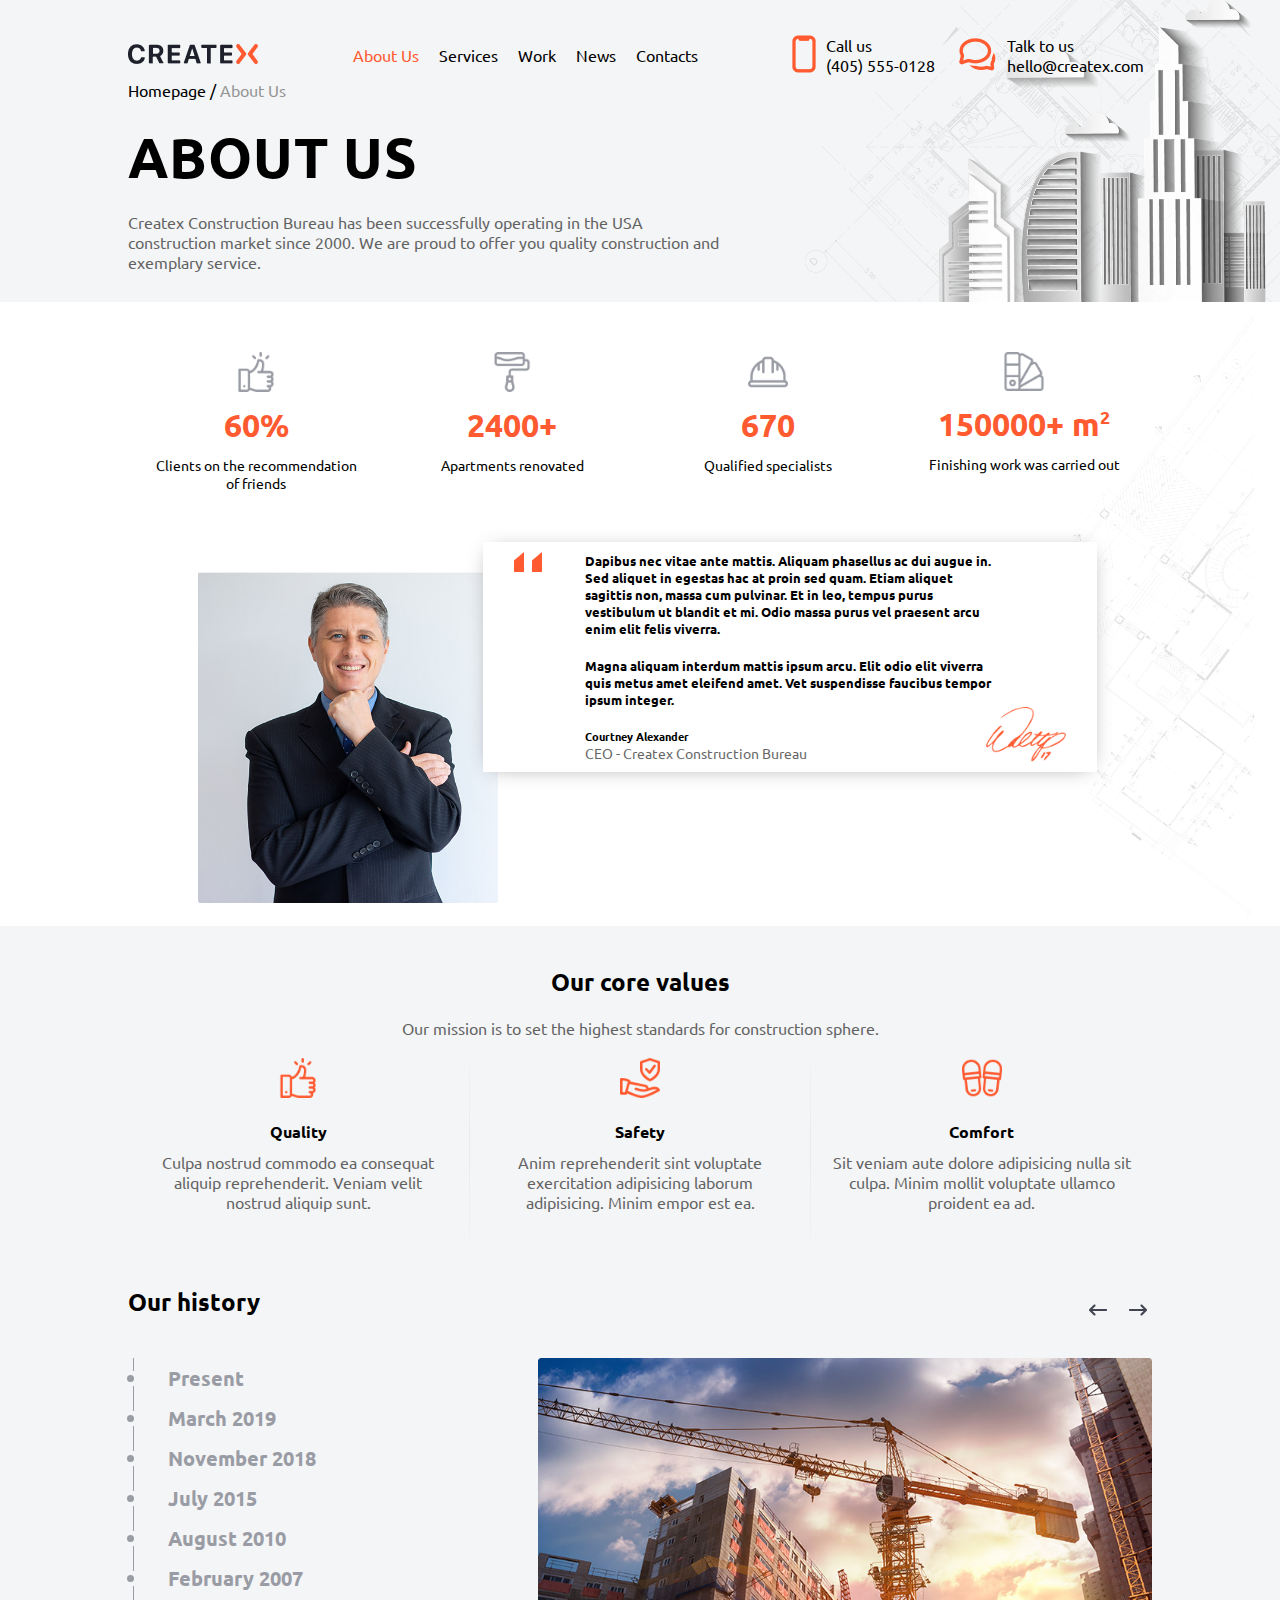
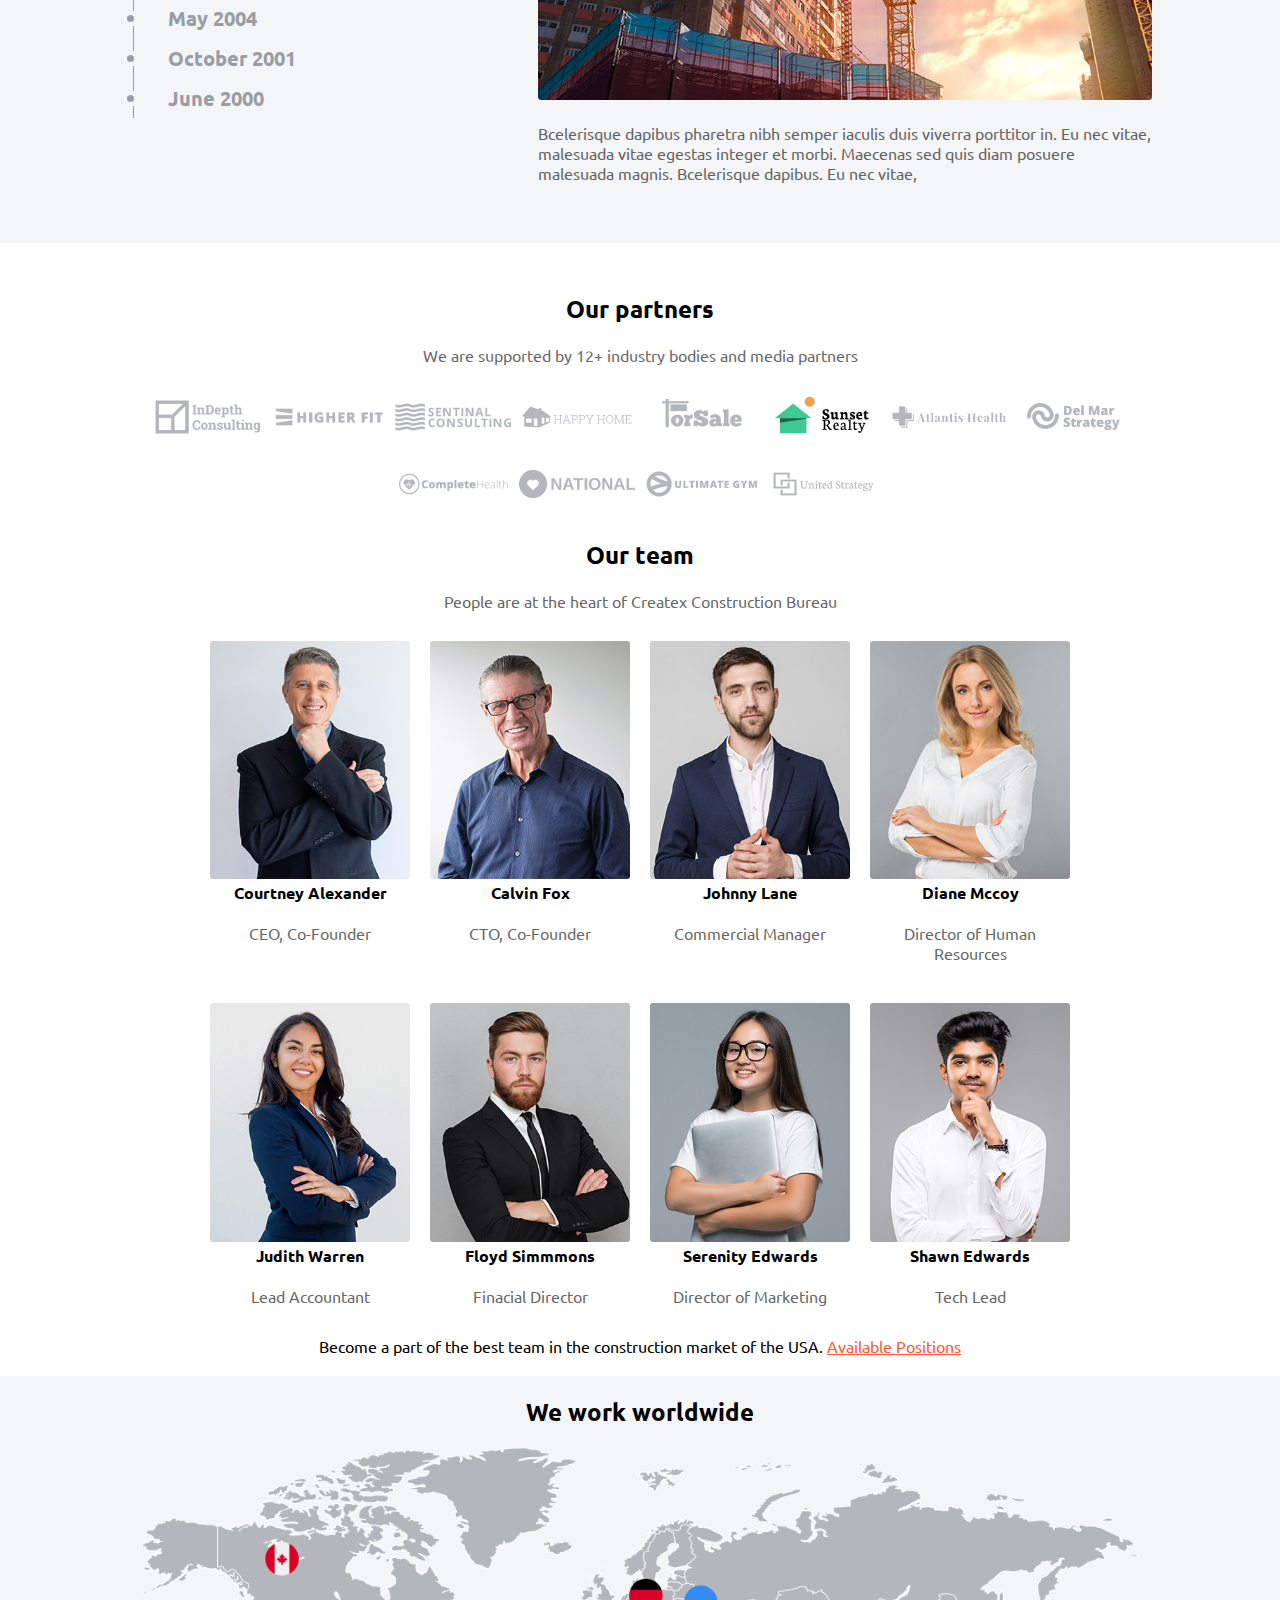
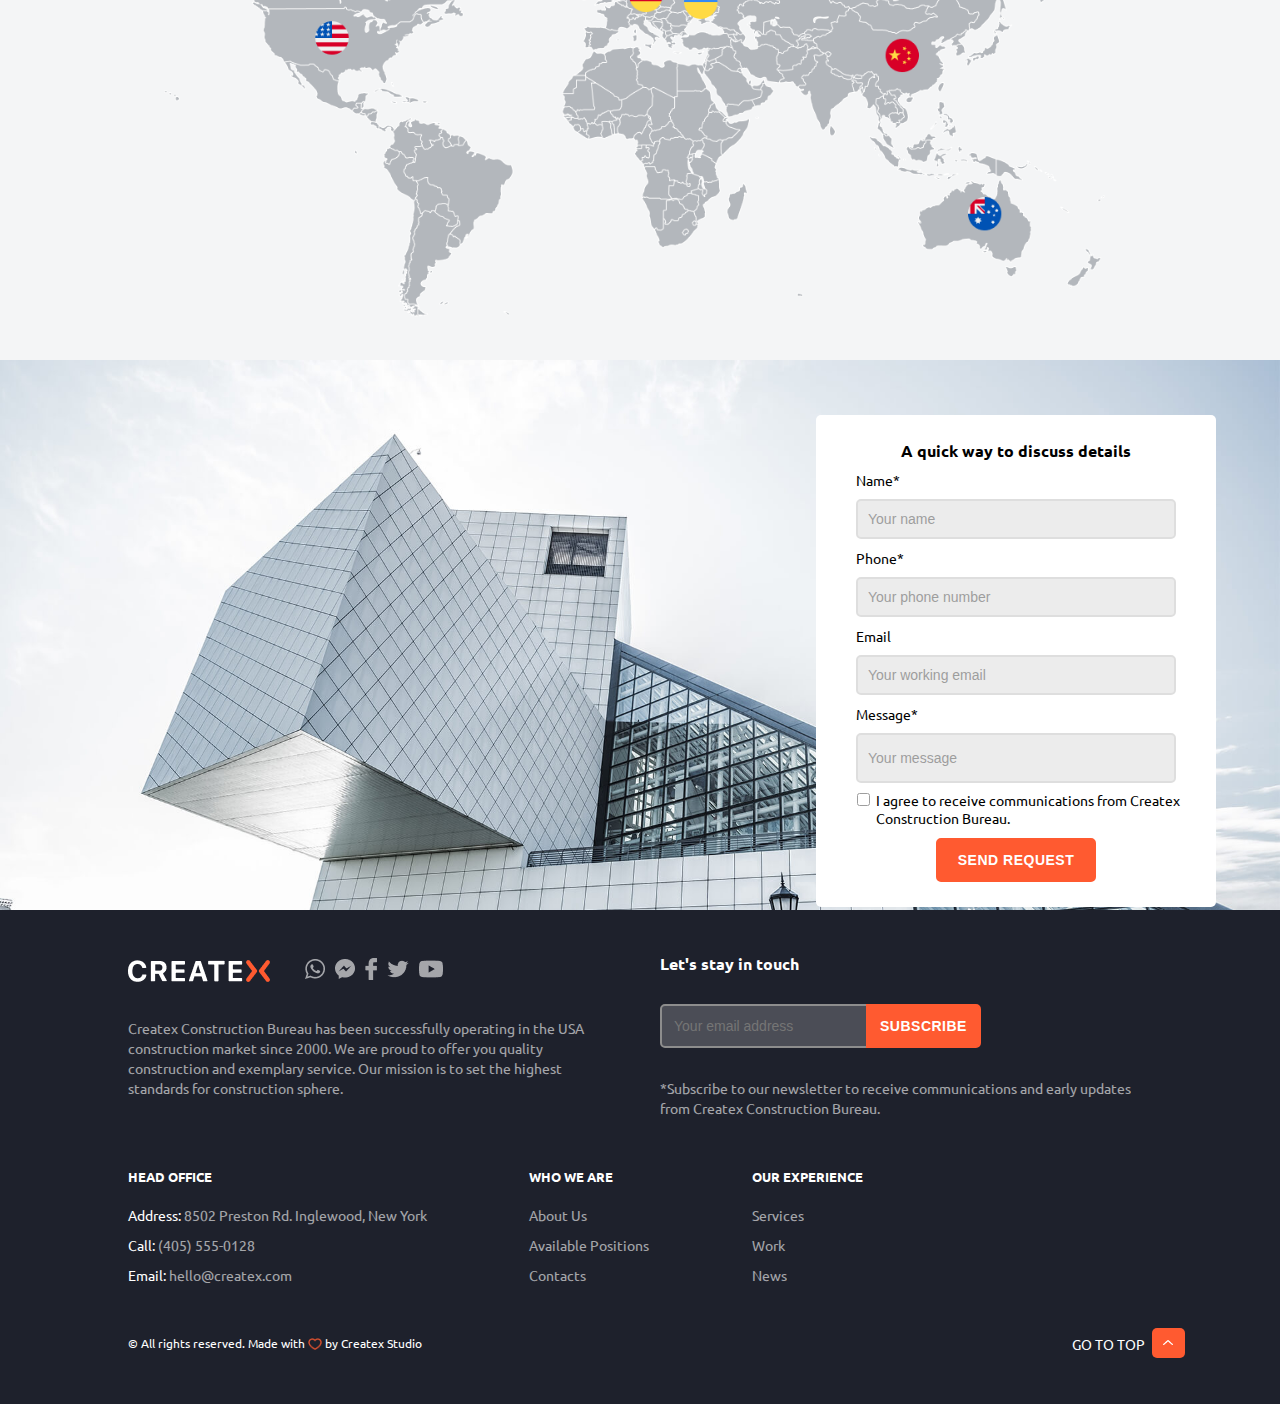
<file: html/aboutus/aboutus.html>
<!DOCTYPE html>
<html lang="en">
<head>
    <meta charset="UTF-8">
    <meta name="viewport" content="width=device-width, initial-scale=1.0">
    <title>CREATEX</title>
    <link rel="website icon" href="../../image/vector.png">
    <link rel="stylesheet" href="../../style/aboutus.css">
</head>
<body>
    <header>
        <img class="bg-img" src="../../image/services/image.png">
        <img class="bg-img" src="../../image/about us/image-bg.png">

        <section class="navigation">
            <div class="img"><img src="../../image/logo.png" id="logo"></div>

            <div class="navigator">
                <ul>
                    <li><a href="../aboutus/aboutus.html" class="leading">About Us</a></li>
                    <li><a href="../services/services.html">Services</a></li>
                    <li><a href="../work/work.html">Work</a></li>
                    <li><a href="../news/news.html">News</a></li>
                    <li><a href="../contacts/contact.html">Contacts</a></li>
                </ul>
            </div>

            <div class="data">
                <div>
                    <img src="../../image/Rectangle (Stroke).png">
                    <p>Call us</p>
                    <p>(405) 555-0128</p>
                </div>
                <div>
                    <img src="../../image/Chat.png">
                    <p>Talk to us</p>
                    <p>hello@createx.com</p>
                </div>
            </div>
        </section>

        <section class="main">
            <div class="choice">
                <a href="../../index.html">Homepage</a> / <a class="current" href="./aboutus.html">About Us </a>
            </div>

            <h1>ABOUT US</h1>

            <p>Createx Construction Bureau has been successfully operating in the USA construction market since 2000. We are proud to offer you quality construction and exemplary service.</p>
        </section>
    </header>

    <main>
        <section class="characteristic">
            <div>
                <img src="../../image/about us/ic-like.png">
                <h1>60%</h1>
                <p>Clients on the recommendation of friends</p>
            </div>
            <div>
                <img src="../../image/about us/ic-painting.png">
                <h1>2400+</h1>
                <p>Apartments renovated</p>
            </div>
            <div>
                <img src="../../image/about us/ic-helmet.png">
                <h1>670</h1>
                <p>Qualified specialists</p>
            </div>
            <div>
                <img src="../../image/about us/ic-pantone.png">
                <h1>150000+ m<sup>2</sup></h1>
                <p>Finishing work was carried out</p>
            </div>
        </section>

        <section class="important">
            <div class="img"><img src="../../image/about us/important.png"></div>

            <div class="text">
                <img class="braces" src="../../image/about us/braces.png">
                <h5>Dapibus nec vitae ante mattis. Aliquam phasellus ac dui augue in. Sed aliquet in egestas hac at proin sed quam. Etiam aliquet sagittis non, massa cum pulvinar. Et in leo, tempus purus vestibulum ut blandit et mi. Odio massa purus vel praesent arcu enim elit felis viverra.</h5>
                <h5>Magna aliquam interdum mattis ipsum arcu. Elit odio elit viverra quis metus amet eleifend amet. Vet suspendisse faucibus tempor ipsum integer. </h5>

                <h6>Courtney Alexander</h6>
                <p>CEO - Createx Construction Bureau</p>

                <img class="signature" src="../../image/about us/Vector.png">
            </div>

            <img src="../../image/bg-plan.png" class="plan">
        </section>

        <section class="values">
            <h2>Our core values</h2>
            <p>Our mission is to set the highest standards for construction sphere.</p>

            <div class="categories">
                <div>
                    <img src="../../image/ic-like.png">
                    <h4>Quality</h4>
                    <p>Culpa nostrud commodo ea consequat aliquip reprehenderit. Veniam velit nostrud aliquip sunt.</p>
                </div>
                <img src="../../image/services/divider.png">
                <div>
                    <img src="../../image/ic-hand.png">
                    <h4>Safety</h4>
                    <p>Anim reprehenderit sint voluptate exercitation adipisicing laborum adipisicing. Minim empor est ea.</p>
                </div>
                <img src="../../image/services/divider.png">
                <div>
                    <img src="../../image/ic-slippers.png">
                    <h4>Comfort</h4>
                    <p>Sit veniam aute dolore adipisicing nulla sit culpa. Minim mollit voluptate ullamco proident ea ad.</p>
                </div>
            </div>

            <div class="history">
                <h2>Our history</h2>

                <button class="prev"><img src="../../image/Left (Stroke).png"></button>
                <button class="next"><img src="../../image/Right (Stroke).png"></button>

                <div class="main">
                    <ul>
                        <div></div>
                        <li><a href="">Present</a></li>
                        <div></div>
                        <li><a href="">March 2019</a></li>
                        <div></div>
                        <li><a href="">November 2018</a></li>
                        <div></div>
                        <li><a href="">July 2015</a></li>
                        <div></div>
                        <li><a href="">August 2010</a></li>
                        <div></div>
                        <li><a href="">February 2007</a></li>
                        <div></div>
                        <li><a href="">May 2004</a></li>
                        <div></div>
                        <li><a href="">October 2001</a></li>
                        <div></div>
                        <li><a href="">June 2000</a></li>
                        <div></div>
                    </ul>

                    <div>
                        <img src="../../image/about us/history-img.png">
                        <p>Bcelerisque dapibus pharetra nibh semper iaculis duis viverra porttitor in. Eu nec vitae, malesuada vitae egestas integer et morbi. Maecenas sed quis diam posuere malesuada magnis. Bcelerisque dapibus. Eu nec vitae,</p>
                    </div>    
                </div>
            </div>
        </section>
        
        <section class="partners">
            <h2>Our partners</h2>
            <p>We are supported by 12+ industry bodies and media partners</p>

            <div class="company">
                <a href="#"><img src="../../image/homepage/InDepth Consulting Logo - Untitled Page.png"></a>
                <a href="#"><img src="../../image/homepage/Higher Fit Logo - Untitled Page.png"></a>
                <a href="#"><img src="../../image/homepage/Sentinal Consulting Logo.png"></a>
                <a href="#"><img src="../../image/homepage/Happy Home Logo.png"></a>
                <a href="#"><img src="../../image/homepage/For Sale Logo.png"></a>
                <a href="#"><img src="../../image/homepage/Sunset Realty Logo.png"></a>
                <a href="#"><img src="../../image/about us/Atlantis Health Logo.png"></a>
                <a href="#"><img src="../../image/about us/Del Mar Strategy Logo.png"></a>
                <a href="#"><img src="../../image/about us/Complete Health Logo - Untitled Page.png"></a>
                <a href="#"><img src="../../image/about us/National Health Logo.png"></a>
                <a href="#"><img src="../../image/about us/Ultimate Gym Logo.png"></a>
                <a href="#"><img src="../../image/about us/United Strategy Logo.png"></a>
            </div>
        </section>

        <section class="team">
            <h2>Our team</h2>
            <p>People are at the heart of Createx Construction Bureau</p>

            <div class="images">
                <div class="i">
                    <div class="img">
                        <img class="people" src="../../image/about us/important (1).png">
                        <div>
                            <a href="https://ru.linkedin.com"><img src="../../image/Linked-In.png"></a>
                            <a href="https://twitter.com"><img src="../../image/Twitter.png"></a>
                            <a href="https://www.facebook.com"><img src="../../image/Facebook.png"></a>
                        </div>
                    </div>
                    <h4>Courtney Alexander</h4>
                    <p>CEO, Co-Founder</p>
                </div>
                <div class="i">
                    <div class="img">
                        <img class="people" src="../../image/about us/important (2).png">
                        <div>
                            <a href="https://ru.linkedin.com"><img src="../../image/Linked-In.png"></a>
                            <a href="https://twitter.com"><img src="../../image/Twitter.png"></a>
                            <a href="https://www.facebook.com"><img src="../../image/Facebook.png"></a>
                        </div>
                    </div>
                    <h4>Calvin Fox</h4>
                    <p>CTO, Co-Founder</p>
                </div>
                <div class="i">
                    <div class="img">
                        <img class="people" src="../../image/about us/important (3).png">
                        <div>
                            <a href=""><img src="../../image/Linked-In.png"></a>
                            <a href=""><img src="../../image/Twitter.png"></a>
                            <a href=""><img src="../../image/Facebook.png"></a>
                        </div>
                    </div>
                    <h4>Johnny Lane</h4>
                    <p>Commercial Manager</p>
                </div>
                <div class="i">
                    <div class="img">
                        <img class="people" src="../../image/about us/important (4).png">
                        <div>
                            <a href=""><img src="../../image/Linked-In.png"></a>
                            <a href=""><img src="../../image/Twitter.png"></a>
                            <a href=""><img src="../../image/Facebook.png"></a>
                        </div>
                    </div>
                    <h4>Diane Mccoy</h4>
                    <p>Director of Human Resources</p>
                </div>
                <div class="i">
                    <div class="img">
                        <img class="people" src="../../image/about us/important (5).png">
                        <div>
                            <a href="https://ru.linkedin.com"><img src="../../image/Linked-In.png"></a>
                            <a href="https://twitter.com"><img src="../../image/Twitter.png"></a>
                            <a href="https://www.facebook.com"><img src="../../image/Facebook.png"></a>
                        </div>
                    </div>
                    <h4>Judith Warren</h4>
                    <p>Lead Accountant</p>
                </div>
                <div class="i">
                    <div class="img">
                        <img class="people" src="../../image/about us/important (6).png">
                        <div>
                            <a href="https://ru.linkedin.com"><img src="../../image/Linked-In.png"></a>
                            <a href="https://twitter.com"><img src="../../image/Twitter.png"></a>
                            <a href="https://www.facebook.com"><img src="../../image/Facebook.png"></a>
                        </div>
                    </div>
                    <h4>Floyd Simmmons</h4>
                    <p>Finacial Director</p>
                </div>
                <div class="i">
                    <div class="img">
                        <img class="people" src="../../image/about us/important (7).png">
                        <div>
                            <a href="https://ru.linkedin.com"><img src="../../image/Linked-In.png"></a>
                            <a href="https://twitter.com"><img src="../../image/Twitter.png"></a>
                            <a href="https://www.facebook.com"><img src="../../image/Facebook.png"></a>
                        </div>
                    </div>
                    <h4>Serenity Edwards</h4>
                    <p>Director of Marketing</p>
                </div>
                <div class="i">
                    <div class="img">
                        <img class="people" src="../../image/about us/important (8).png">
                        <div>
                            <a href="https://ru.linkedin.com"><img src="../../image/Linked-In.png"></a>
                            <a href="https://twitter.com"><img src="../../image/Twitter.png"></a>
                            <a href="https://www.facebook.com"><img src="../../image/Facebook.png"></a>
                        </div>
                    </div>
                    <h4>Shawn Edwards</h4>
                    <p>Tech Lead</p>
                </div>
            </div>

            <span>Become a part of the best team in the construction market of the USA. <a href="./available.html">Available Positions</a></span>
        </section>

        <section class="worldwide">
            <h2>We work worldwide</h2>
            <img src="../../image/about us/map.png">
        </section>
    </main>

    <footer>
        <section class="details">
            <img src="../../image/image.png">

            <div class="quick">
                <h4>A quick way to discuss details</h4>

                <div class="inp">
                    <div><label>Name*</label>
                        <input type="text" placeholder="Your name"></div>
                    <div><label>Phone*</label>
                        <input type="tel" placeholder="Your phone number"></div>
                    <div><label>Email</label>
                        <input type="email" placeholder="Your working email"></div>
                    <div class="mes"><label>Message*</label>
                        <input type="text" placeholder="Your message"></div>
                    <div><input type="checkbox">
                        <p>I agree to receive communications from Createx Construction Bureau.</p></div>
                    <div><button>send request</button></div>
                </div>
            </div>
        </section>

        <section class="information">
            <div class="pillar1">
                <div class="contact">
                    <div class="social">
                        <img src="../../image/logo white.png" id="logo" class="logo">
                        
                        <a href="https://web.whatsapp.com"><img src="../../image/WhatsApp.png"></a>
                        <a href="https://www.messenger.com"><img src="../../image/Messenger.png"></a>
                        <a href="https://www.facebook.com"><img src="../../image/Facebook.png"></a>
                        <a href="https://twitter.com"><img src="../../image/Twitter.png"></a>
                        <a href="https://www.youtube.com"><img src="../../image/Youtube.png"></a>
                    </div>

                    <p>Createx Construction Bureau has been successfully operating in the USA construction market since 2000. We are proud to offer you quality construction and exemplary service. Our mission is to set the highest standards for construction sphere.</p>
                </div>
                <div class="touch">
                    <h4>Let's stay in touch</h4>
                    <div><input type="email" placeholder="Your email address "><label><button>subscribe</button></label></div>
                    <p>*Subscribe to our newsletter to receive communications and early updates from Createx Construction Bureau.</p>
                </div>
            </div>

            <div class="pillar2">
                <div class="office">
                    <h5>HEAD OFFICE</h5>
                    <ul>
                        <li>Address: <span>8502 Preston Rd. Inglewood, New York</span></li>
                        <li>Call: <span>(405) 555-0128</span></li>
                        <li>Email: <span>hello@createx.com</span></li>
                    </ul>
                </div>
                <div class="we">
                    <h5>WHO WE ARE</h5>
                    <ul>
                        <li><a href="#">About Us</a></li>
                        <li><a href="#">Available Positions</a></li>
                        <li><a href="#">Contacts</a></li>
                    </ul>
                </div>
                <div class="experience">
                    <h5>OUR EXPERIENCE</h5>
                    <ul>
                        <li><a href="#">Services</a></li>
                        <li><a href="#">Work</a></li>
                        <li><a href="#">News</a></li>
                    </ul>
                </div>
            </div>

            <div class="pillar3">
                <div class="txt">
                    <p>© All rights reserved. Made with <img src="../../image/Vector (Stroke).png"> by Createx Studio </p>
                </div>

                <div class="top">
                    <p>GO TO TOP</p>
                    <button id="go-to-top"><img src="../../image/Line (Stroke).png"></button>
                </div>
            </div>
        </section>
    </footer>

    <script src="../../js/script.js"></script>
</body>
</html>
</file>
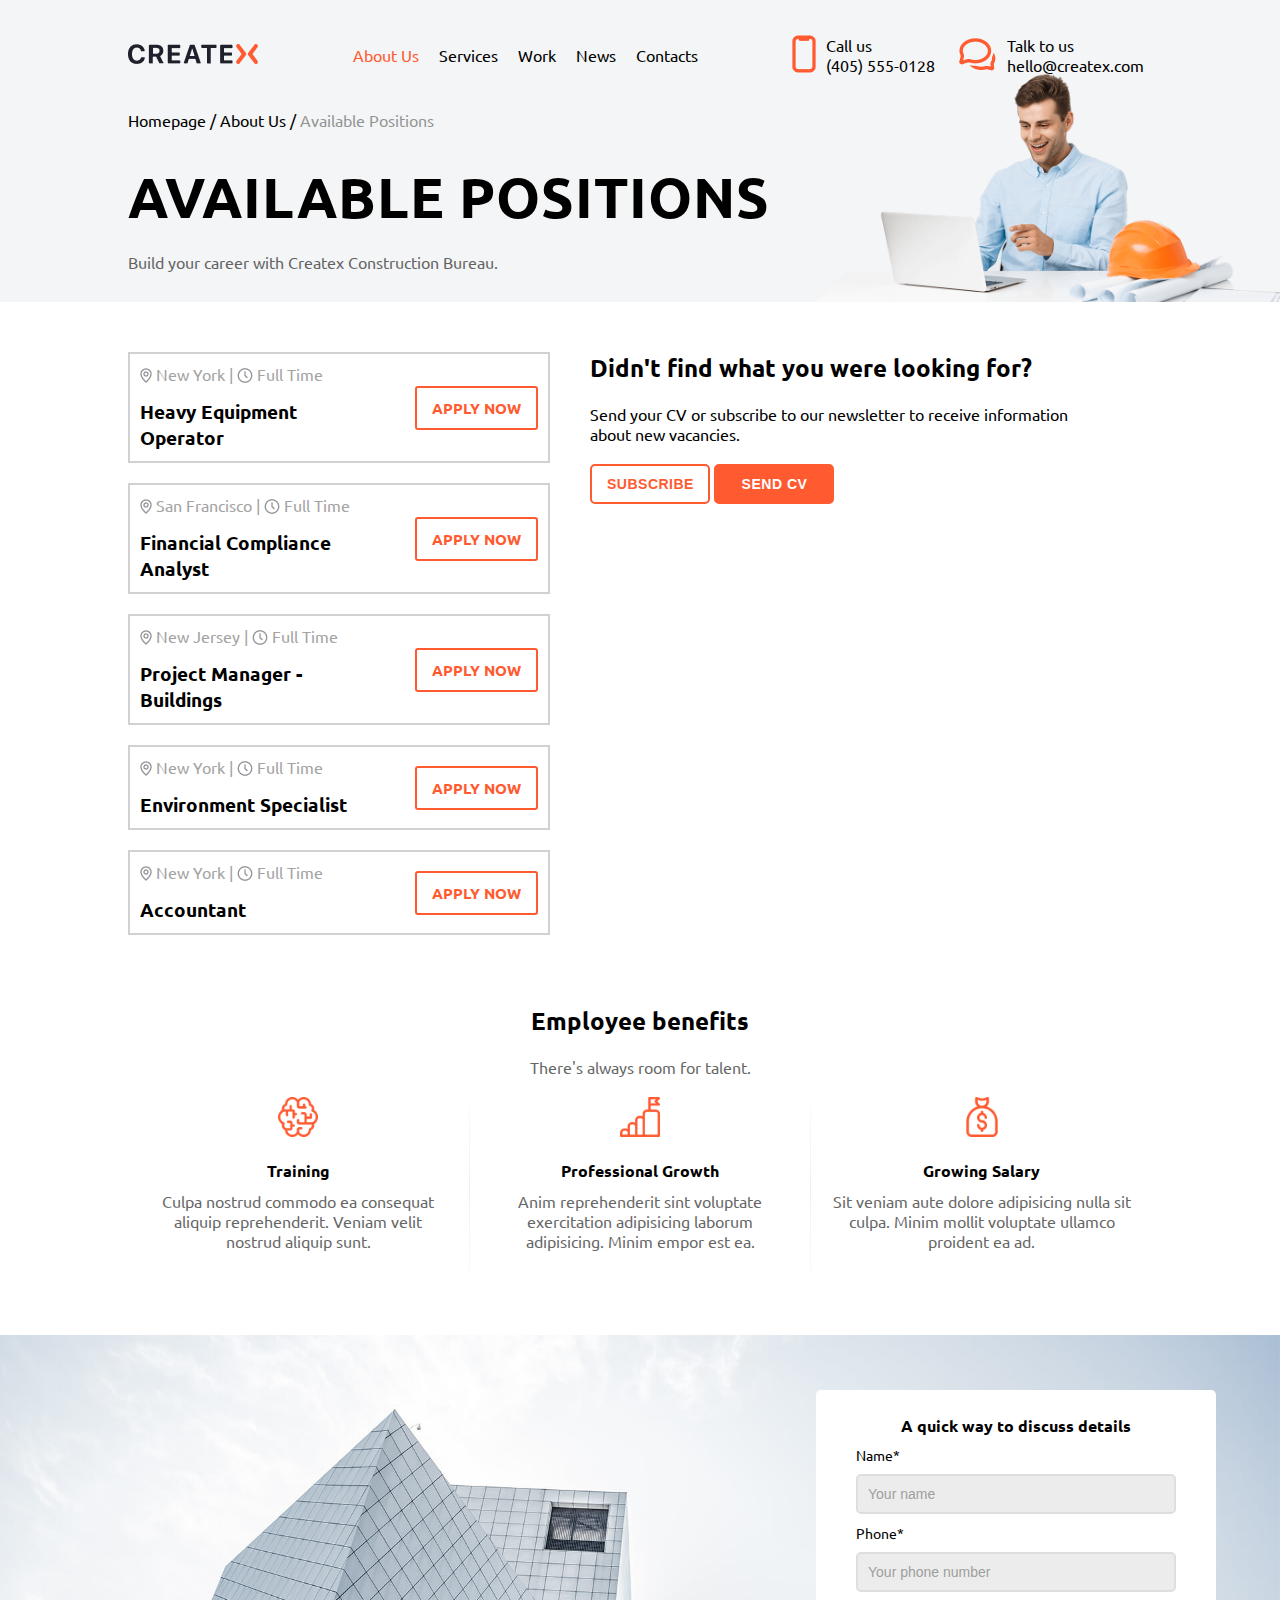
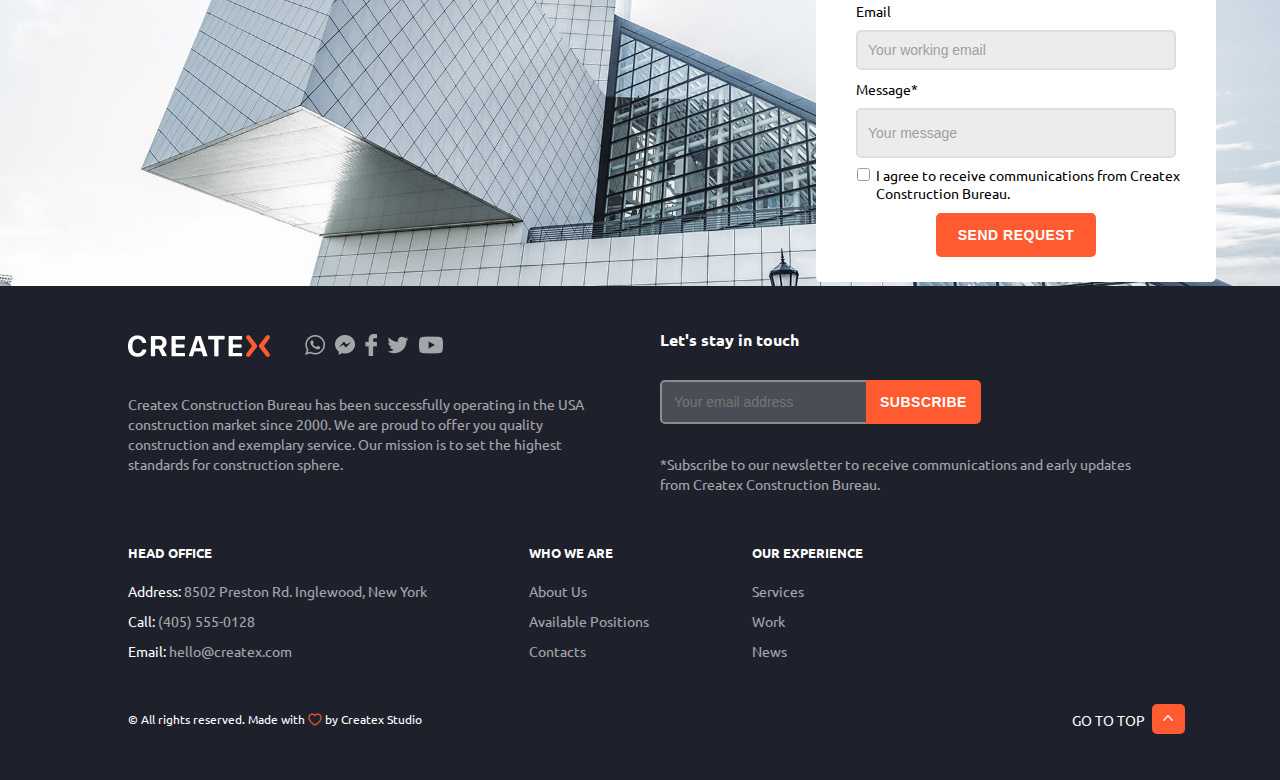
<file: html/aboutus/available.html>
<!DOCTYPE html>
<html lang="en">
<head>
    <meta charset="UTF-8">
    <meta name="viewport" content="width=device-width, initial-scale=1.0">
    <title>CREATEX</title>
    <link rel="website icon" href="../../image/vector.png">
    <link rel="stylesheet" href="../../style/available.css">
</head>
<body>
    <header>
        <img class="bg-img" src="../../image/about us/image.png">

        <section class="navigation">
            <div class="img"><img src="../../image/logo.png" id="logo"></div>

            <div class="navigator">
                <ul>
                    <li><a href="../aboutus/aboutus.html" class="leading">About Us</a></li>
                    <li><a href="../services/services.html">Services</a></li>
                    <li><a href="../work/work.html">Work</a></li>
                    <li><a href="../news/news.html">News</a></li>
                    <li><a href="../contacts/contact.html">Contacts</a></li>
                </ul>
            </div>

            <div class="data">
                <div>
                    <img src="../../image/Rectangle (Stroke).png">
                    <p>Call us</p>
                    <p>(405) 555-0128</p>
                </div>
                <div>
                    <img src="../../image/Chat.png">
                    <p>Talk to us</p>
                    <p>hello@createx.com</p>
                </div>
            </div>
        </section>

        <section class="main">
            <div class="choice">
                <a href="../../index.html">Homepage</a> / <a href="./aboutus.html">About Us</a> / <a class="current" href="./available.html">Available Positions</a>
            </div>

            <h1>AVAILABLE POSITIONS</h1>

            <p>Build your career with Createx Construction Bureau.</p>
        </section>
    </header>

    <main>
        <section class="looking">
            <div class="apply">
                <div>
                    <p><img src="../../image/city.png"> New York | <img src="../../image/Union.png"> Full Time</p>
                    <h3>Heavy Equipment Operator</h3>
                    <a href="#">Apply now</a>
                </div>
                <div>
                    <p><img src="../../image/city.png"> San Francisco | <img src="../../image/Union.png"> Full Time</p>
                    <h3>Financial Compliance Analyst</h3>
                    <a href="#">Apply now</a>
                </div>
                <div>
                    <p><img src="../../image/city.png"> New Jersey | <img src="../../image/Union.png"> Full Time</p>
                    <h3>Project Manager - Buildings</h3>
                    <a href="#">Apply now</a>
                </div>
                <div>
                    <p><img src="../../image/city.png"> New York | <img src="../../image/Union.png"> Full Time</p>
                    <h3>Environment Specialist</h3>
                    <a href="#">Apply now</a>
                </div>
                <div>
                    <p><img src="../../image/city.png"> New York | <img src="../../image/Union.png"> Full Time</p>
                    <h3>Accountant</h3>
                    <a href="#">Apply now</a>
                </div>
            </div>

            <div class="find">
                <h2>Didn't find what you were looking for?</h2>
                <p>Send your CV or subscribe to our newsletter to receive information about new vacancies.</p>

                <button id="subscribe">subscribe</button>
                <button id="cv">send cv</button>
            </div>
        </section>

        <section class="subscribe">
            <h2>Subscribe to our newsletter</h2>
            <div class="inp">
                <div><label>Name*</label>
                    <input type="text" placeholder="Your name"></div>
                <div><label>Email</label>
                    <input type="email" placeholder="Your working email"></div>
                <div><button>send</button></div>
            </div>
            <button id="close">+</button>
        </section>

        <section class="cv">
            <h2>Send your CV</h2>
            <div class="inp">
                <div><label>Name*</label>
                    <input type="text" placeholder="Your name"></div>
                <div><label>Location*</label>
                    <select>
                        <option>Choose your location</option>
                        <option>Австралийский Союз</option>
                        <option>Австрия</option>
                        <option>Азербайджан</option>
                        <option>Аландские острова</option>
                        <option>Албания</option>
                        <option>Алжир</option>
                        <option>Американские Виргинские острова</option>
                        <option>Американское Самоа</option>
                        <option>Ангилья</option>
                        <option>Англия</option>
                        <option>Ангола</option>
                        <option>Андорра</option>
                        <option>Антарктида</option>
                        <option>Антигуа и Барбуда</option>
                        <option>Аргентина</option>
                        <option>Армения</option>
                        <option>Аруба</option>
                        <option>Афганистан</option>
                        <option>Багамские Острова</option>
                        <option>Бангладеш</option>
                        <option>Барбадос</option>
                        <option>Бахрейн</option>
                        <option>Белиз</option>
                        <option>Белоруссия</option>
                        <option>Бельгия</option>
                        <option>Бенин</option>
                        <option>Бермуды</option>
                        <option>Болгария</option>
                        <option>Боливия</option>
                        <option>Бонайре</option>
                        <option>Босния и Герцеговина</option>
                        <option>Ботсвана</option>
                        <option>Бразилия</option>
                        <option>Британская территория в Индийском океане</option>
                        <option>Британские Виргинские острова</option>
                        <option>Бруней</option>
                        <option>Буве</option>
                        <option>Буркина Фасо</option>
                        <option>Бурунди</option>
                        <option>Бутан</option>
                        <option>Вануату</option>
                        <option>Ватикан</option>
                        <option>Великобритания</option>
                        <option>Венгрия</option>
                        <option>Венесуэла</option>
                        <option>Восточный Тимор</option>
                        <option>Вьетнам</option>
                        <option>Габон</option>
                        <option>Гаити</option>
                        <option>Гайана</option>
                        <option>Гамбия</option>
                        <option>Гана</option>
                        <option>Гваделупа</option>
                        <option>Гватемала</option>
                        <option>Гвиана</option>
                        <option>Гвинея</option>
                        <option>Гвинея-Бисау</option>
                        <option>Германия</option>
                        <option>Гернси</option>
                        <option>Гибралтар</option>
                        <option>Гондурас</option>
                        <option>Гонконг</option>
                        <option>Гренада</option>
                        <option>Гренландия</option>
                        <option>Греция</option>
                        <option>Грузия</option>
                        <option>Гуам</option>
                        <option>Дания</option>
                        <option>Демократическая Республика Конго</option>
                        <option>Джерси</option>
                        <option>Джибути</option>
                        <option>Доминика</option>
                        <option>Доминиканская Республика</option>
                        <option>Европейский союз</option>
                        <option>Египет</option>
                        <option>Замбия</option>
                        <option>Западная Сахара</option>
                        <option>Зимбабве</option>
                        <option>Израиль</option>
                        <option>Индия</option>
                        <option>Индонезия</option>
                        <option>Иордания</option>
                        <option>Иран</option>
                        <option>Ирландия</option>
                        <option>Исландия</option>
                        <option>Испания</option>
                        <option>Италия</option>
                        <option>Йемен</option>
                        <option>Кабо-Верде</option>
                        <option>Казахстан</option>
                        <option>Каймановы острова</option>
                        <option>Камбоджа</option>
                        <option>Камерун</option>
                        <option>Канада</option>
                        <option>Катар</option>
                        <option>Кения</option>
                        <option>Кипр</option>
                        <option>Киргизия</option>
                        <option>Кирибати</option>
                        <option>Китай</option>
                        <option>Кокосовые острова</option>
                        <option>Колумбия</option>
                        <option>Коморы</option>
                        <option>Косово</option>
                        <option>Коста-Рика</option>
                        <option>Кот-д'Ивуар</option>
                        <option>Куба</option>
                        <option>Кувейт</option>
                        <option>Кюрасао</option>
                        <option>Лаос</option>
                        <option>Латвия</option>
                        <option>Лесото</option>
                        <option>Либерия</option>
                        <option>Ливан</option>
                        <option>Ливия</option>
                        <option>Литва</option>
                        <option>Лихтенштейн</option>
                        <option>Люксембург</option>
                        <option>Маврикий</option>
                        <option>Мавритания</option>
                        <option>Мадагаскар</option>
                        <option>Майотта</option>
                        <option>Макао</option>
                        <option>Македония</option>
                        <option>Малави</option>
                        <option>Малайзия</option>
                        <option>Мали</option>
                        <option>Мальдивы</option>
                        <option>Мальта</option>
                        <option>Марокко</option>
                        <option>Мартиника</option>
                        <option>Маршалловы Острова</option>
                        <option>Мексика</option>
                        <option>Микронезия</option>
                        <option>Мозамбик</option>
                        <option>Молдавия</option>
                        <option>Монако</option>
                        <option>Монголия</option>
                        <option>Монтсеррат</option>
                        <option>Мьянма</option>
                        <option>Намибия</option>
                        <option>Науру</option>
                        <option>Непал</option>
                        <option>Нигер</option>
                        <option>Нигерия</option>
                        <option>Нидерланды</option>
                        <option>Никарагуа</option>
                        <option>Ниуэ</option>
                        <option>Новая Зеландия</option>
                        <option>Новая Каледония</option>
                        <option>Норвегия</option>
                        <option>Норфолк</option>
                        <option>Объединённые Арабские Эмираты</option>
                        <option>Оман</option>
                        <option>Остров Мэн</option>
                        <option>Остров Рождества</option>
                        <option>Остров Херд и Острова Макдоналд</option>
                        <option>Острова Кука</option>
                        <option>Острова Питкэрн</option>
                        <option>Острова Святой Елены, Вознесения и Тристан-да-Кунья</option>
                        <option>Пакистан</option>
                        <option>Палау</option>
                        <option>Палестинские территории</option>
                        <option>Панама</option>
                        <option>Папуа — Новая Гвинея</option>
                        <option>Парагвай</option>
                        <option>Перу</option>
                        <option>Польша</option>
                        <option>Португалия</option>
                        <option>Пуэрто-Рико</option>
                        <option>Республика Ирак</option>
                        <option>Республика Конго</option>
                        <option>Реюньон</option>
                        <option>Россия</option>
                        <option>Руанда</option>
                        <option>Румыния</option>
                        <option>Сальвадор</option>
                        <option>Самоа</option>
                        <option>Сан-Марино</option>
                        <option>Сан-Томе и Принсипи</option>
                        <option>Саудовская Аравия</option>
                        <option>Свазиленд</option>
                        <option>Северная Корея</option>
                        <option>Северные Марианские острова</option>
                        <option>Сейшельские Острова</option>
                        <option>Сен-Бартелеми</option>
                        <option>Сен-Мартен</option>
                        <option>Сен-Пьер и Микелон</option>
                        <option>Сенегал</option>
                        <option>Сент-Винсент и Гренадины</option>
                        <option>Сент-Китс и Невис</option>
                        <option>Сент-Люсия</option>
                        <option>Сербия</option>
                        <option>Сингапур</option>
                        <option>Синт-Мартен</option>
                        <option>Сирия</option>
                        <option>Словакия</option>
                        <option>Словения</option>
                        <option>Соломоновы Острова</option>
                        <option>Сомали</option>
                        <option>СССР</option>
                        <option>Судан</option>
                        <option>Суринам</option>
                        <option>США</option>
                        <option>Сьерра-Леоне</option>
                        <option>Таджикистан</option>
                        <option>Таиланд</option>
                        <option>Тайвань</option>
                        <option>Танзания</option>
                        <option>Тёркс и Кайкос</option>
                        <option>Того</option>
                        <option>Токелау</option>
                        <option>Тонга</option>
                        <option>Тринидад и Тобаго</option>
                        <option>Тувалу</option>
                        <option>Тунис</option>
                        <option>Туркмения</option>
                        <option>Турция</option>
                        <option>Уганда</option>
                        <option>Узбекистан</option>
                        <option>Украина</option>
                        <option>Уоллис и Футуна</option>
                        <option>Уругвай</option>
                        <option>Уэльс</option>
                        <option>Фарерские острова</option>
                        <option>Фиджи</option>
                        <option>Филиппины</option>
                        <option>Финляндия</option>
                        <option>Фолклендские острова</option>
                        <option>Франция</option>
                        <option>Французская Полинезия</option>
                        <option>Французские Южные и Антарктические территории</option>
                        <option>Хорватия</option>
                        <option>Центральноафриканская Республика</option>
                        <option>Чад</option>
                        <option>Черногория</option>
                        <option>Чехия</option>
                        <option>Чили</option>
                        <option>Швейцария</option>
                        <option>Швеция</option>
                        <option>Шотландия</option>
                        <option>Шпицберген и Ян-Майен</option>
                        <option>Шри-Ланка</option>
                        <option>Эквадор</option>
                        <option>Экваториальная Гвинея</option>
                        <option>Эритрея</option>
                        <option>Эстония</option>
                        <option>Эфиопия</option>
                        <option>ЮАР</option>
                        <option>Южная Георгия и Южные Сандвичевы острова</option>
                        <option>Южная Корея</option>
                        <option>Южный Судан</option>
                        <option>Ямайка</option>
                        <option>Япония</option>
                    </select></div>
                <div><label>Phone*</label>
                    <input type="tel" placeholder="Your phone number"></div>
                <div><label>Email</label>
                    <input type="email" placeholder="Your working email"></div>
                <div class="mes"><label>Сovering letter</label>
                    <input type="text" placeholder="Your covering letter"></div>
                <div><img class="str" src="../../image/about us/Vector (Stroke).png">
                    <p>Attach your CV*</p></div>
                <div><button>send</button></div>
                <button id="close">+</button>
            </div>
        </section>

        <section class="benefits">
            <h2>Employee benefits</h2>
            <p>There's always room for talent.</p>

            <div class="categories">
                <div>
                    <img src="../../image/about us/ic-brain.png">
                    <h4>Training</h4>
                    <p>Culpa nostrud commodo ea consequat aliquip reprehenderit. Veniam velit nostrud aliquip sunt.</p>
                </div>
                <img src="../../image/services/divider.png">
                <div>
                    <img src="../../image/about us/ic-success.png">
                    <h4>Professional Growth</h4>
                    <p>Anim reprehenderit sint voluptate exercitation adipisicing laborum adipisicing. Minim empor est ea.</p>
                </div>
                <img src="../../image/services/divider.png">
                <div>
                    <img src="../../image/about us/ic-budget.png">
                    <h4>Growing Salary</h4>
                    <p>Sit veniam aute dolore adipisicing nulla sit culpa. Minim mollit voluptate ullamco proident ea ad.</p>
                </div>
            </div>
        </section>
    </main>
    
    <footer>
        <section class="details">
            <img src="../../image/image.png">

            <div class="quick">
                <h4>A quick way to discuss details</h4>

                <div class="inp">
                    <div><label>Name*</label>
                        <input type="text" placeholder="Your name"></div>
                    <div><label>Phone*</label>
                        <input type="tel" placeholder="Your phone number"></div>
                    <div><label>Email</label>
                        <input type="email" placeholder="Your working email"></div>
                    <div class="mes"><label>Message*</label>
                        <input type="text" placeholder="Your message"></div>
                    <div><input type="checkbox">
                        <p>I agree to receive communications from Createx Construction Bureau.</p></div>
                    <div><button>send request</button></div>
                </div>
            </div>
        </section>

        <section class="information">
            <div class="pillar1">
                <div class="contact">
                    <div class="social">
                        <img src="../../image/logo white.png" id="logo" class="logo">
                        
                        <a href="https://web.whatsapp.com"><img src="../../image/WhatsApp.png"></a>
                        <a href="https://www.messenger.com"><img src="../../image/Messenger.png"></a>
                        <a href="https://www.facebook.com"><img src="../../image/Facebook.png"></a>
                        <a href="https://twitter.com"><img src="../../image/Twitter.png"></a>
                        <a href="https://www.youtube.com"><img src="../../image/Youtube.png"></a>
                    </div>

                    <p>Createx Construction Bureau has been successfully operating in the USA construction market since 2000. We are proud to offer you quality construction and exemplary service. Our mission is to set the highest standards for construction sphere.</p>
                </div>
                <div class="touch">
                    <h4>Let's stay in touch</h4>
                    <div><input type="email" placeholder="Your email address "><label><button>subscribe</button></label></div>
                    <p>*Subscribe to our newsletter to receive communications and early updates from Createx Construction Bureau.</p>
                </div>
            </div>

            <div class="pillar2">
                <div class="office">
                    <h5>HEAD OFFICE</h5>
                    <ul>
                        <li>Address: <span>8502 Preston Rd. Inglewood, New York</span></li>
                        <li>Call: <span>(405) 555-0128</span></li>
                        <li>Email: <span>hello@createx.com</span></li>
                    </ul>
                </div>
                <div class="we">
                    <h5>WHO WE ARE</h5>
                    <ul>
                        <li><a href="#">About Us</a></li>
                        <li><a href="#">Available Positions</a></li>
                        <li><a href="#">Contacts</a></li>
                    </ul>
                </div>
                <div class="experience">
                    <h5>OUR EXPERIENCE</h5>
                    <ul>
                        <li><a href="#">Services</a></li>
                        <li><a href="#">Work</a></li>
                        <li><a href="#">News</a></li>
                    </ul>
                </div>
            </div>

            <div class="pillar3">
                <div class="txt">
                    <p>© All rights reserved. Made with <img src="../../image/Vector (Stroke).png"> by Createx Studio </p>
                </div>

                <div class="top">
                    <p>GO TO TOP</p>
                    <button id="go-to-top"><img src="../../image/Line (Stroke).png"></button>
                </div>
            </div>
        </section>
    </footer>

    <script src="../../js/script.js"></script>
</body>
</html>
</file>
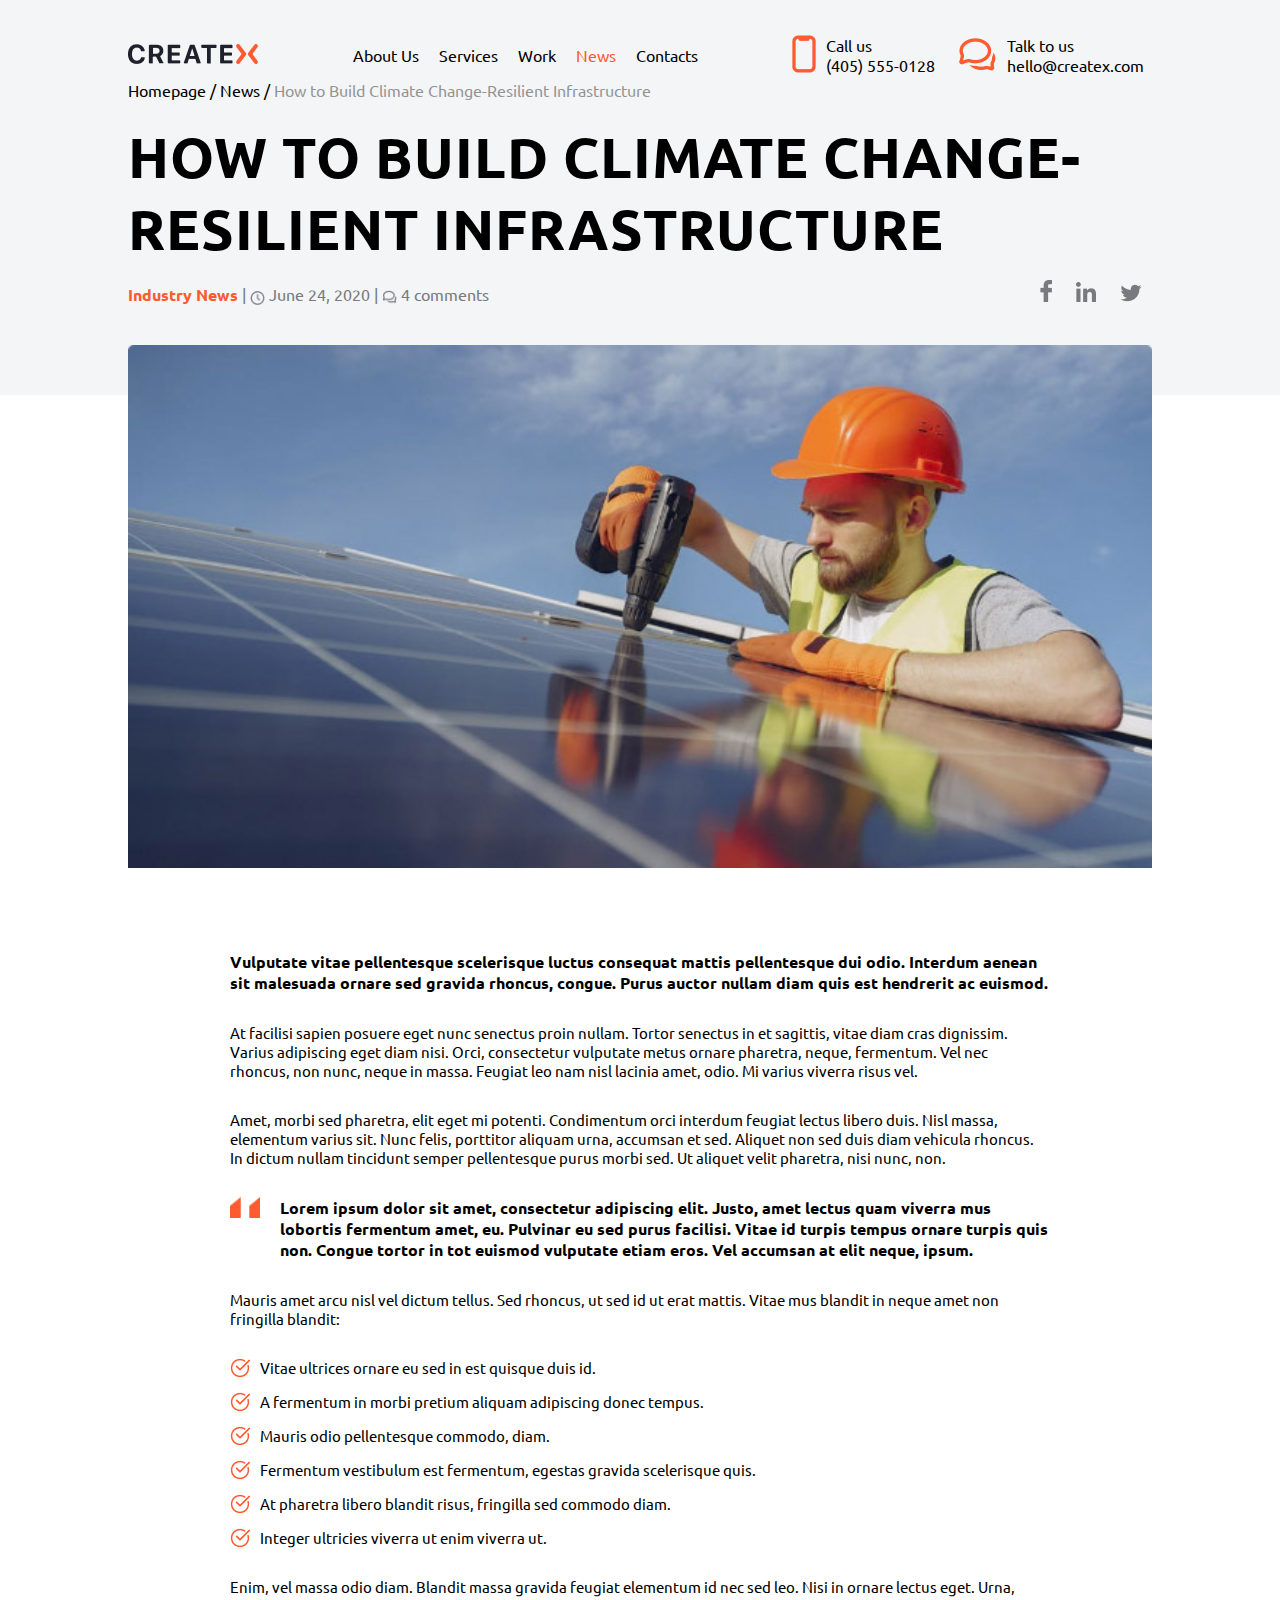
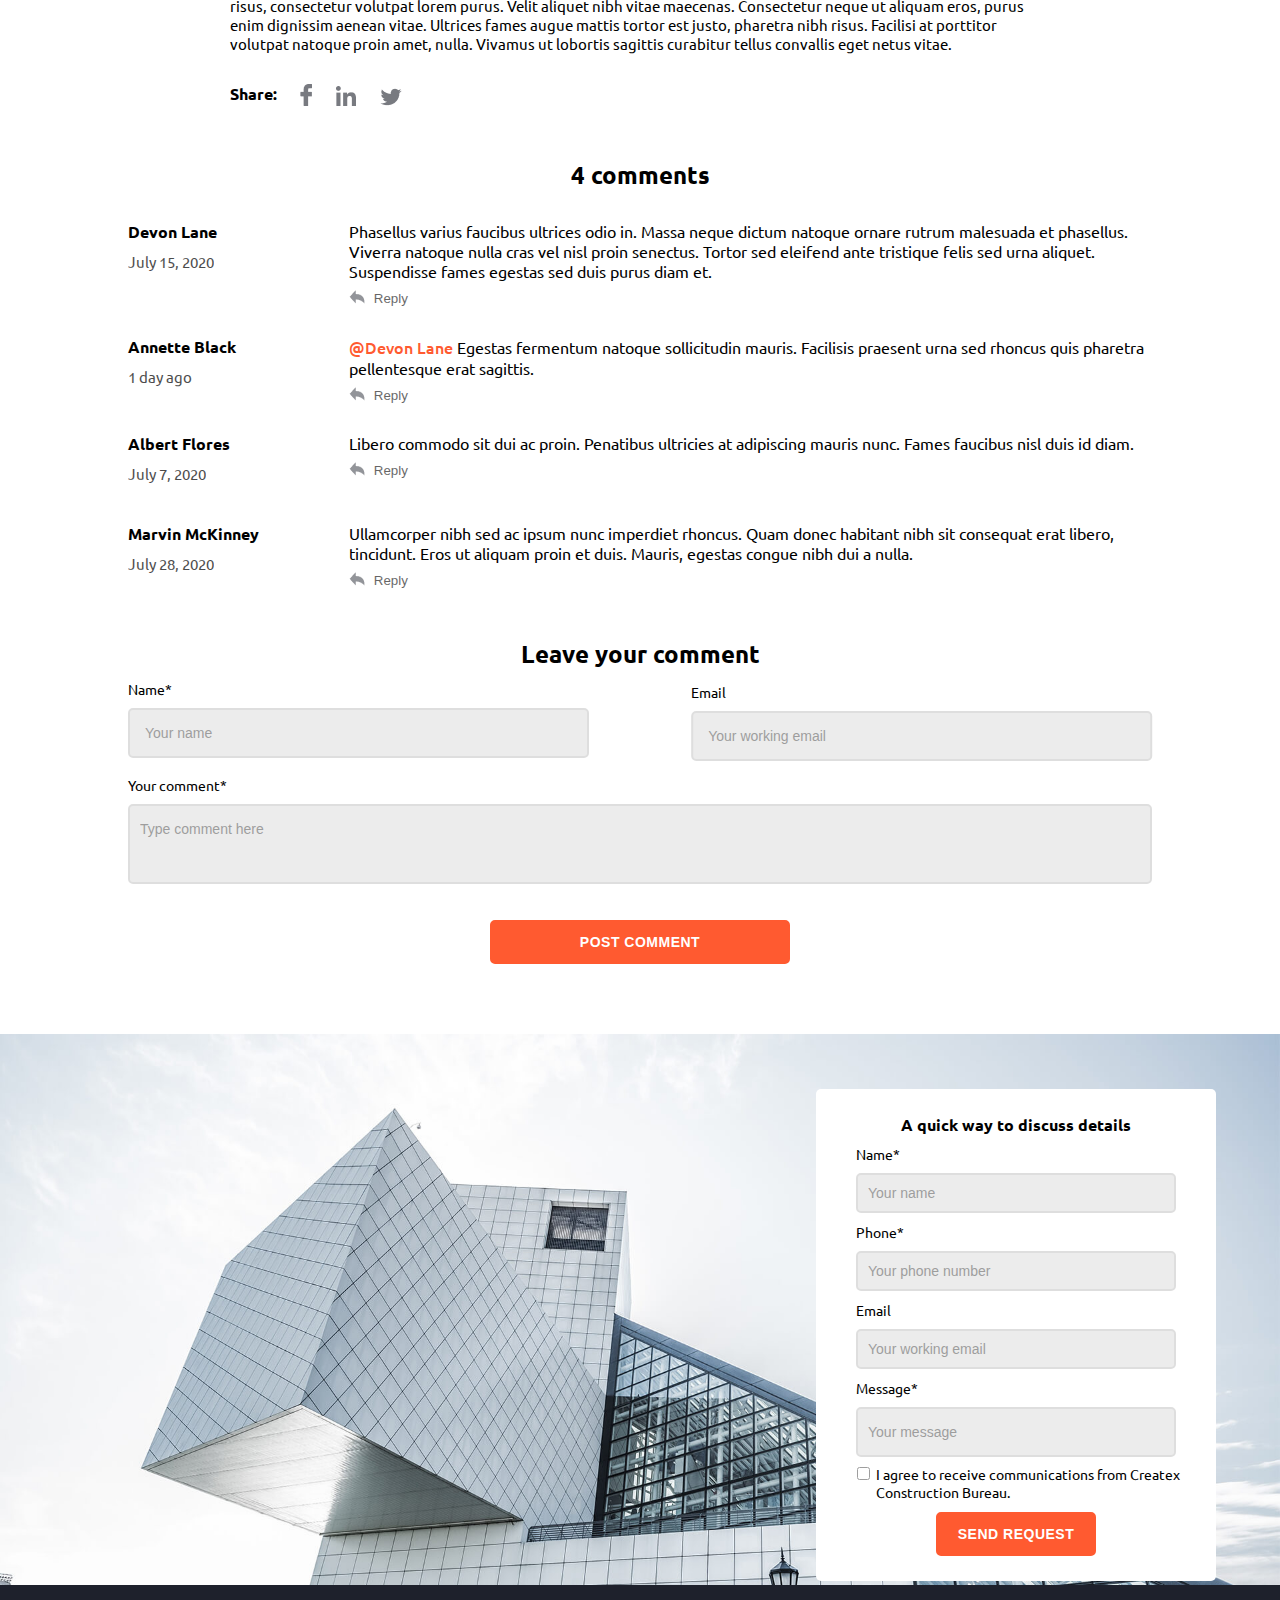
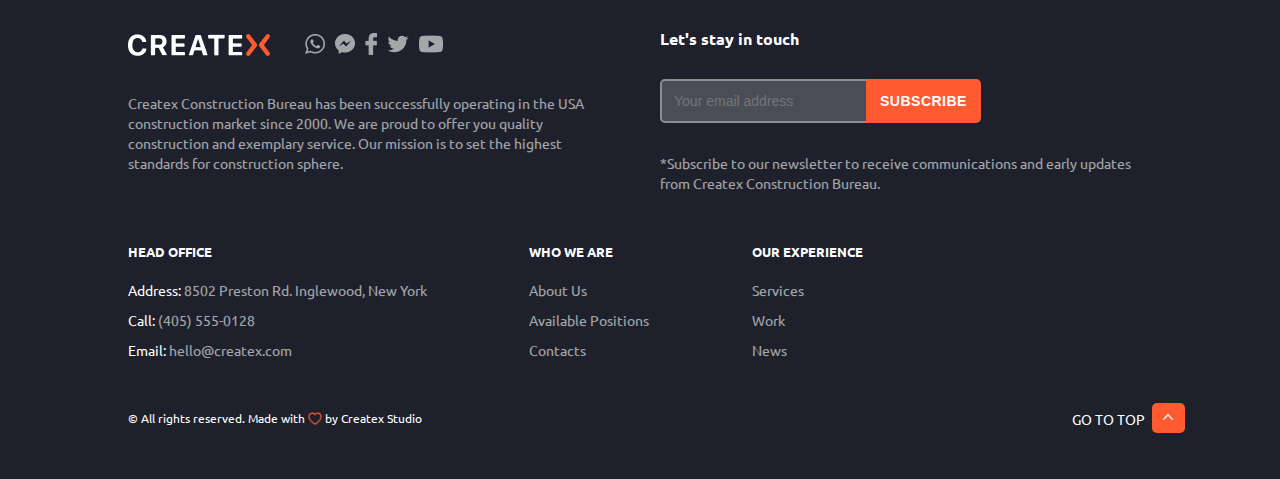
<file: html/news/build-climate.html>
<!DOCTYPE html>
<html lang="en">
<head>
    <meta charset="UTF-8">
    <meta name="viewport" content="width=device-width, initial-scale=1.0">
    <title>CREATEX</title>
    <link rel="website icon" href="../../image/vector.png">
    <link rel="stylesheet" href="../../style/build-climate.css">
</head>
<body>
    <header>
        <section class="navigation">
            <div class="img"><img src="../../image/logo.png" id="logo"></div>

            <div class="navigator">
                <ul>
                    <li><a href="../aboutus/aboutus.html">About Us</a></li>
                    <li><a href="../services/services.html">Services</a></li>
                    <li><a href="../work/work.html">Work</a></li>
                    <li><a href="../news/news.html" class="leading">News</a></li>
                    <li><a href="../contacts/contact.html">Contacts</a></li>
                </ul>
            </div>

            <div class="data">
                <div>
                    <img src="../../image/Rectangle (Stroke).png">
                    <p>Call us</p>
                    <p>(405) 555-0128</p>
                </div>
                <div>
                    <img src="../../image/Chat.png">
                    <p>Talk to us</p>
                    <p>hello@createx.com</p>
                </div>
            </div>
        </section>

        <section class="main">
            <div class="choice">
                <a href="../../index.html">Homepage</a> / <a href="./news.html">News</a> / <a class="current" href="./build-climate.html">How to Build Climate Change-Resilient Infrastructure</a>
            </div>

            <h1>How to Build Climate Change-Resilient Infrastructure</h1>

            <p><span>Industry News</span> | <img src="../../image/Union.png"> June 24, 2020 | <img src="../../image/homepage/chat-grey.png"> 4 comments</p>

            <div class="contact">
                <a href="https://ru.linkedin.com"><img src="../../image/news/Vector.png"></a>
                <a href="https://twitter.com"><img src="../../image/news/Vector (1).png"></a>
                <a href="https://www.facebook.com"><img src="../../image/news/Vector (2).png"></a>
            </div>
        </section>
    </header>

    <main>
        <section class="information">
            <img src="../../image/homepage/image (0).png" class="main">
            <div class="txt">
                <h4>Vulputate vitae pellentesque scelerisque luctus consequat mattis pellentesque dui odio. Interdum aenean sit malesuada ornare sed gravida rhoncus, congue. Purus auctor nullam diam quis est hendrerit ac euismod.</h4>
                <p>At facilisi sapien posuere eget nunc senectus proin nullam. Tortor senectus in et sagittis, vitae diam cras dignissim. Varius adipiscing eget diam nisi. Orci, consectetur vulputate metus ornare pharetra, neque, fermentum. Vel nec rhoncus, non nunc, neque in massa. Feugiat leo nam nisl lacinia amet, odio. Mi varius viverra risus vel.</p>
                <p>Amet, morbi sed pharetra, elit eget mi potenti. Condimentum orci interdum feugiat lectus libero duis. Nisl massa, elementum varius sit. Nunc felis, porttitor aliquam urna, accumsan et sed. Aliquet non sed duis diam vehicula rhoncus. In dictum nullam tincidunt semper pellentesque purus morbi sed. Ut aliquet velit pharetra, nisi nunc, non.</p>
                <img class="braces" src="../../image/about us/braces.png">
                <h4>Lorem ipsum dolor sit amet, consectetur adipiscing elit. Justo, amet lectus quam viverra mus lobortis fermentum amet, eu. Pulvinar eu sed purus  facilisi. Vitae id turpis tempus ornare turpis quis non. Congue tortor in tot euismod vulputate etiam eros. Vel accumsan at elit neque, ipsum.</h4>
                <p>Mauris amet arcu nisl vel dictum tellus. Sed rhoncus, ut sed id ut erat mattis. Vitae mus blandit in neque amet non fringilla blandit:</p>
                <div class="text">
                    <img src="../../image/project/7.png"><p>Vitae ultrices ornare eu sed in est quisque duis id.</p>
                    <img src="../../image/project/7.png"><p>A fermentum in morbi pretium aliquam adipiscing donec tempus.</p>
                    <img src="../../image/project/7.png"><p>Mauris odio pellentesque commodo, diam.</p>
                    <img src="../../image/project/7.png"><p>Fermentum vestibulum est fermentum, egestas gravida scelerisque quis.</p>
                    <img src="../../image/project/7.png"><p>At pharetra libero blandit risus, fringilla sed commodo diam.</p>
                    <img src="../../image/project/7.png"><p>Integer ultricies viverra ut enim viverra ut.</p>
                </div>
                <p>Enim, vel massa odio diam. Blandit massa gravida feugiat elementum id nec sed leo. Nisi in ornare lectus eget. Urna, risus, consectetur volutpat lorem purus. Velit aliquet nibh vitae maecenas. Consectetur neque ut aliquam eros, purus enim dignissim aenean vitae. Ultrices fames augue mattis tortor est justo, pharetra nibh risus. Facilisi at porttitor volutpat natoque proin amet, nulla. Vivamus ut lobortis sagittis curabitur tellus convallis eget netus vitae.</p>
                <h4>Share:</h4>
                <div class="contact">
                    <a href="https://ru.linkedin.com"><img src="../../image/news/Vector.png"></a>
                    <a href="https://twitter.com"><img src="../../image/news/Vector (1).png"></a>
                    <a href="https://www.facebook.com"><img src="../../image/news/Vector (2).png"></a>
                </div>    
            </div>
        </section>

        <section class="comments">
            <h2>4 comments</h2>

            <div class="comm">
                <div class="lane">
                    <div class="pillar1">
                        <h4>Devon Lane</h4>
                        <p>July 15, 2020</p>
                    </div>
                    <div class="pillar2">
                        <p>Phasellus varius faucibus ultrices odio in. Massa neque dictum natoque ornare rutrum malesuada et phasellus. Viverra natoque nulla cras vel nisl proin senectus. Tortor sed eleifend ante tristique felis sed urna aliquet. Suspendisse fames egestas sed duis purus diam et.</p>
                        <img src="../../image/news/share-arrow.png">
                        <button>Reply</button>
                    </div>
                </div>
                <div class="black">
                    <div class="pillar1">
                        <h4>Annette Black</h4>
                        <p>1 day ago</p>
                    </div>
                    <div class="pillar2">
                        <p><span>@Devon Lane</span> Egestas fermentum natoque sollicitudin mauris. Facilisis praesent urna sed rhoncus quis pharetra pellentesque erat sagittis.</p>
                        <img src="../../image/news/share-arrow.png">
                        <button>Reply</button>
                    </div>
                </div>
                <div class="flores">
                    <div class="pillar1">
                        <h4>Albert Flores</h4>
                        <p>July 7, 2020</p>
                    </div>
                    <div class="pillar2">
                        <p>Libero commodo sit dui ac proin. Penatibus ultricies at adipiscing mauris nunc. Fames faucibus nisl duis id diam.</p>
                        <img src="../../image/news/share-arrow.png">
                        <button>Reply</button>
                    </div>
                </div>
                <div class="mckinney">
                    <div class="pillar1">
                        <h4>Marvin McKinney</h4>
                        <p>July 28, 2020</p>
                    </div>
                    <div class="pillar2">
                        <p>Ullamcorper nibh sed ac ipsum nunc imperdiet rhoncus. Quam donec habitant nibh sit consequat erat libero, tincidunt. Eros ut aliquam proin et duis. Mauris, egestas congue nibh dui a nulla.</p>
                        <img src="../../image/news/share-arrow.png">
                        <button>Reply</button>
                    </div>
                </div>
            </div>
        </section>

        <section class="leave">
            <h2>Leave your comment</h2>

            <div class="inp">
                <div><label>Name*</label>
                    <input type="text" placeholder="Your name"></div>
                <div><label>Email</label>
                    <input type="email" placeholder="Your working email"></div>
                <div class="comm"><label>Your comment*</label>
                    <input type="text" placeholder="Type comment here"></div>
                <div><button>Post comment</button></div>
            </div>
        </section>
    </main>

    <footer>
        <section class="details">
            <img src="../../image/image.png">

            <div class="quick">
                <h4>A quick way to discuss details</h4>

                <div class="inp">
                    <div><label>Name*</label>
                        <input type="text" placeholder="Your name"></div>
                    <div><label>Phone*</label>
                        <input type="tel" placeholder="Your phone number"></div>
                    <div><label>Email</label>
                        <input type="email" placeholder="Your working email"></div>
                    <div class="mes"><label>Message*</label>
                        <input type="text" placeholder="Your message"></div>
                    <div><input type="checkbox">
                        <p>I agree to receive communications from Createx Construction Bureau.</p></div>
                    <div><button>send request</button></div>
                </div>
            </div>
        </section>

        <section class="information">
            <div class="pillar1">
                <div class="contact">
                    <div class="social">
                        <img src="../../image/logo white.png" id="logo" class="logo">
                        
                        <a href="https://web.whatsapp.com"><img src="../../image/WhatsApp.png"></a>
                        <a href="https://www.messenger.com"><img src="../../image/Messenger.png"></a>
                        <a href="https://www.facebook.com"><img src="../../image/Facebook.png"></a>
                        <a href="https://twitter.com"><img src="../../image/Twitter.png"></a>
                        <a href="https://www.youtube.com"><img src="../../image/Youtube.png"></a>
                    </div>

                    <p>Createx Construction Bureau has been successfully operating in the USA construction market since 2000. We are proud to offer you quality construction and exemplary service. Our mission is to set the highest standards for construction sphere.</p>
                </div>
                <div class="touch">
                    <h4>Let's stay in touch</h4>
                    <div><input type="email" placeholder="Your email address "><label><button>subscribe</button></label></div>
                    <p>*Subscribe to our newsletter to receive communications and early updates from Createx Construction Bureau.</p>
                </div>
            </div>

            <div class="pillar2">
                <div class="office">
                    <h5>HEAD OFFICE</h5>
                    <ul>
                        <li>Address: <span>8502 Preston Rd. Inglewood, New York</span></li>
                        <li>Call: <span>(405) 555-0128</span></li>
                        <li>Email: <span>hello@createx.com</span></li>
                    </ul>
                </div>
                <div class="we">
                    <h5>WHO WE ARE</h5>
                    <ul>
                        <li><a href="#">About Us</a></li>
                        <li><a href="#">Available Positions</a></li>
                        <li><a href="#">Contacts</a></li>
                    </ul>
                </div>
                <div class="experience">
                    <h5>OUR EXPERIENCE</h5>
                    <ul>
                        <li><a href="#">Services</a></li>
                        <li><a href="#">Work</a></li>
                        <li><a href="#">News</a></li>
                    </ul>
                </div>
            </div>

            <div class="pillar3">
                <div class="txt">
                    <p>© All rights reserved. Made with <img src="../../image/Vector (Stroke).png"> by Createx Studio </p>
                </div>

                <div class="top">
                    <p>GO TO TOP</p>
                    <button id="go-to-top"><img src="../../image/Line (Stroke).png"></button>
                </div>
            </div>
        </section>
    </footer>

    <script src="../../js/script.js"></script>
</body>
</html>
</file>
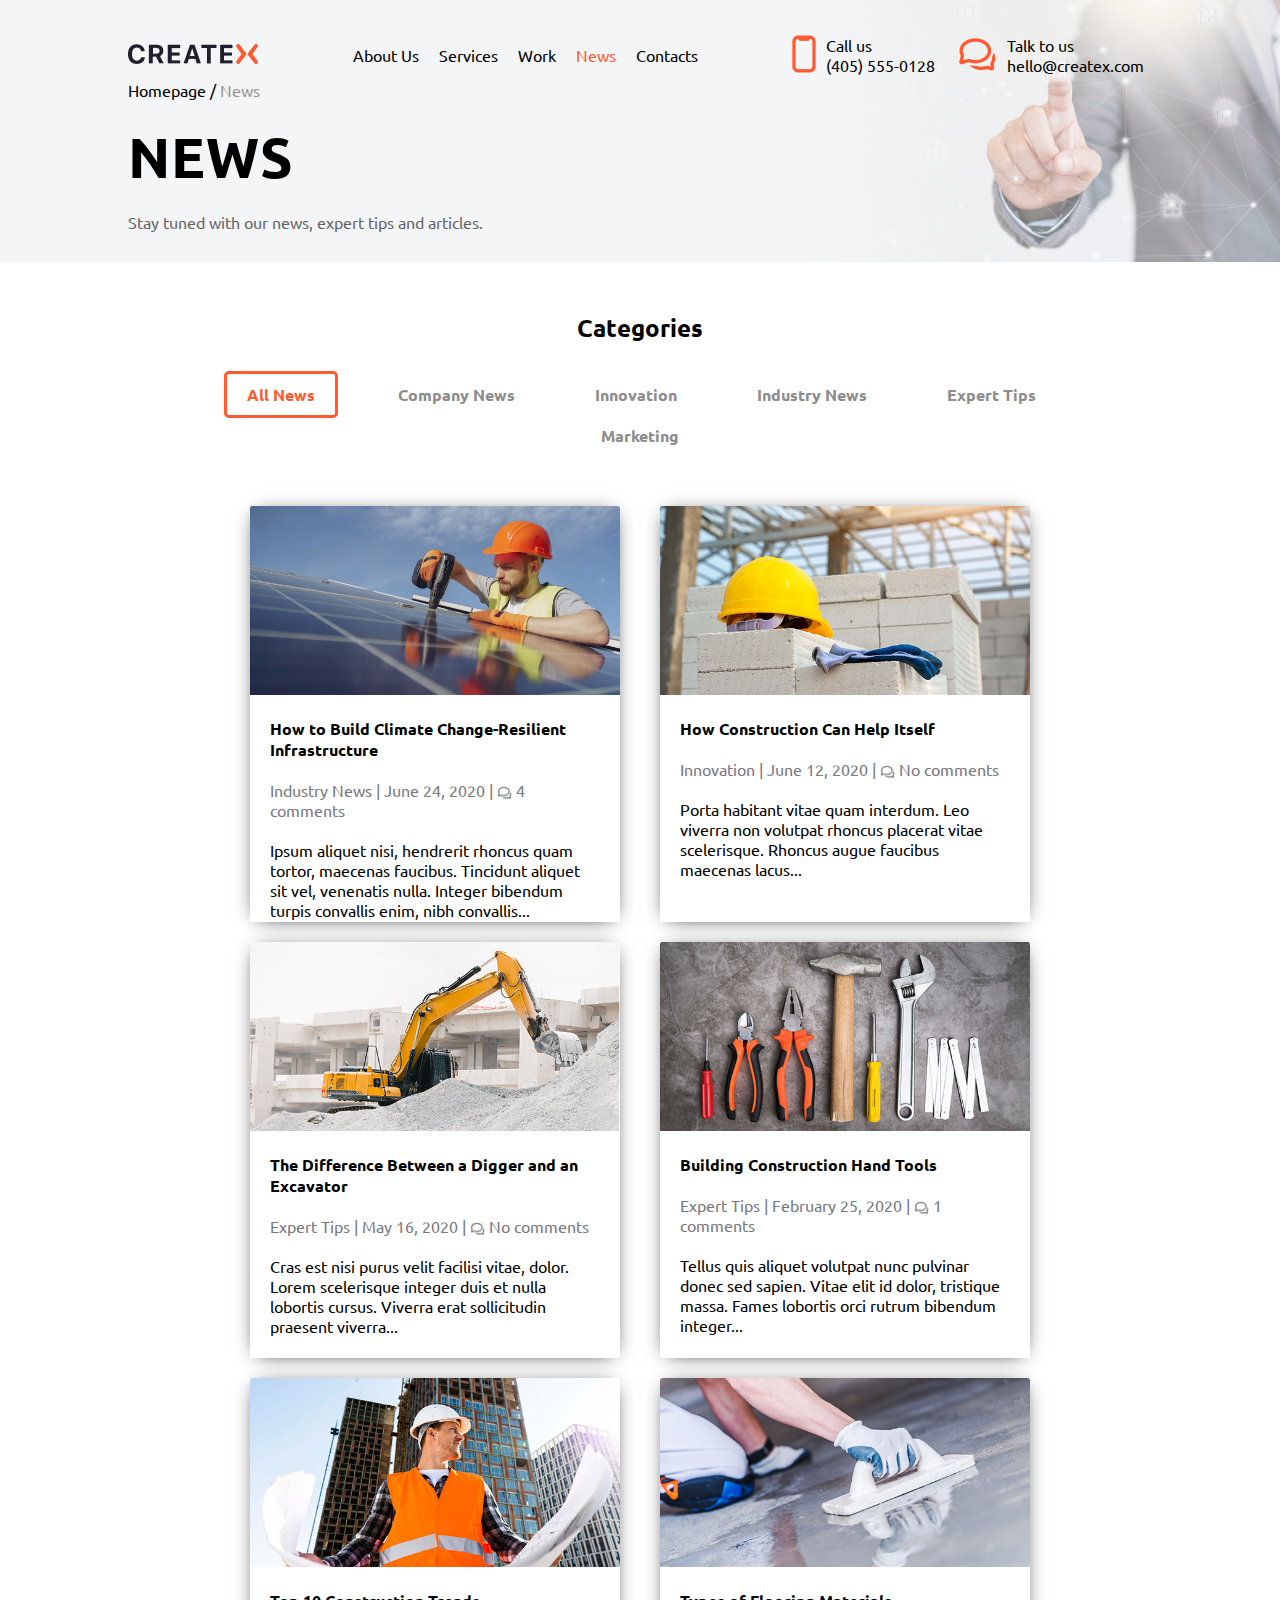
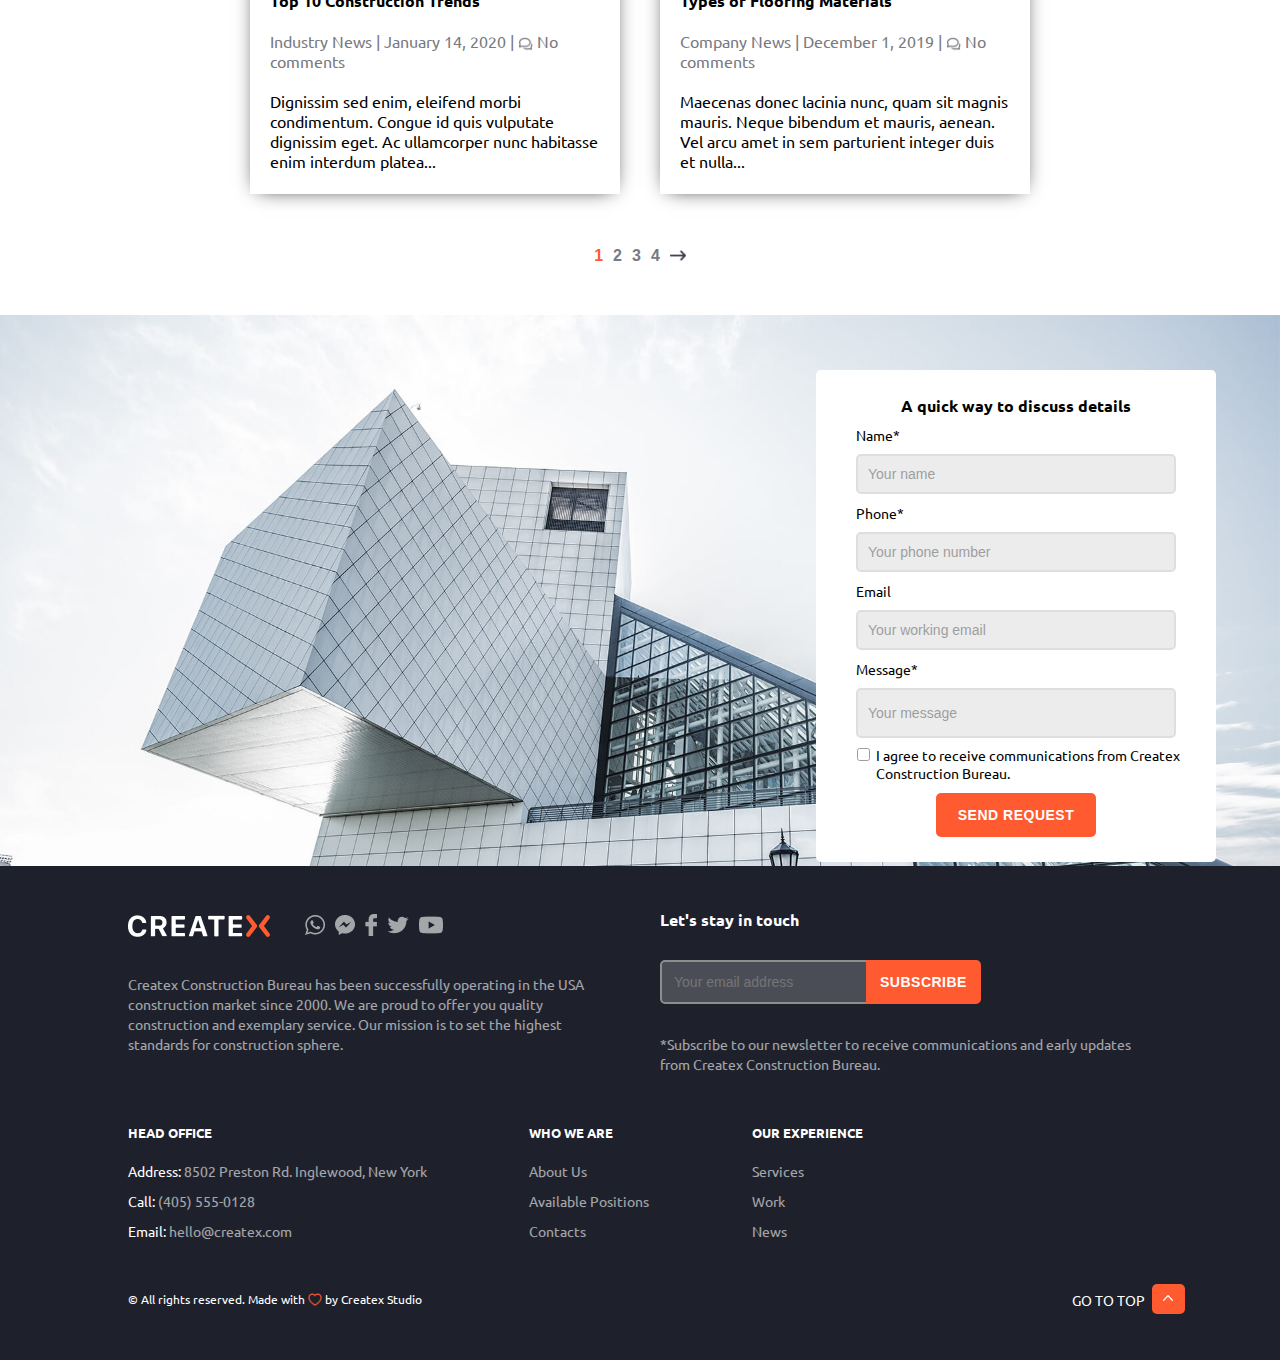
<file: html/news/news.html>
<!DOCTYPE html>
<html lang="en">
<head>
    <meta charset="UTF-8">
    <meta name="viewport" content="width=device-width, initial-scale=1.0">
    <title>CREATEX</title>
    <link rel="website icon" href="../../image/vector.png">
    <link rel="stylesheet" href="../../style/news.css">
</head>
<body>
    <header>
        <img class="bg-img" src="../../image/news/image.png">
        <img class="bg-img" src="../../image/news/gradient.png">

        <section class="navigation">
            <div class="img"><img src="../../image/logo.png" id="logo"></div>

            <div class="navigator">
                <ul>
                    <li><a href="../aboutus/aboutus.html">About Us</a></li>
                    <li><a href="../services/services.html">Services</a></li>
                    <li><a href="../work/work.html">Work</a></li>
                    <li><a href="../news/news.html" class="leading">News</a></li>
                    <li><a href="../contacts/contact.html">Contacts</a></li>
                </ul>
            </div>

            <div class="data">
                <div>
                    <img src="../../image/Rectangle (Stroke).png">
                    <p>Call us</p>
                    <p>(405) 555-0128</p>
                </div>
                <div>
                    <img src="../../image/Chat.png">
                    <p>Talk to us</p>
                    <p>hello@createx.com</p>
                </div>
            </div>
        </section>

        <section class="main">
            <div class="choice">
                <a href="../../index.html">Homepage</a> / <a class="current" href="./news.html">News</a>
            </div>

            <h1>NEWS</h1>

            <p>Stay tuned with our news, expert tips and articles.</p>
        </section>
    </header>

    <main>
        <section class="categories">
            <h2>Categories</h2>

            <div class="navigation">
                <ul>
                    <li><a href="#" class="lead">All News</a></li>
                    <li><a href="#">Company News</a></li>
                    <li><a href="#">Innovation</a></li>
                    <li><a href="#">Industry News</a></li>
                    <li><a href="#">Expert Tips</a></li>
                    <li><a href="#">Marketing</a></li>
                </ul>
            </div>

            <div class="news">
                <div class="pillar-1">
                    <div class="block">
                        <img src="../../image/homepage/image (0).png">
    
                        <div class="text">
                            <a href="./build-climate.html">How to Build Climate Change-Resilient Infrastructure</a>
    
                            <div><p>Industry News | June 24, 2020 | <img src="../../image/homepage/chat-grey.png"> 4 comments</p></div>
    
                            <p class="txt">Ipsum aliquet nisi, hendrerit rhoncus quam tortor, maecenas faucibus. Tincidunt aliquet sit vel, venenatis nulla. Integer bibendum turpis convallis enim, nibh convallis...</p>
                        </div>
                    </div>
                    <div class="block">
                        <img src="../../image/news/image (1).png">
    
                        <div class="text">
                            <a href="#">The Difference Between a Digger and an Excavator</a>
    
                            <div>
                                <p>Expert Tips | May 16, 2020 | <img src="../../image/homepage/chat-grey.png"> No comments</p>
                            </div>
    
                            <p class="txt">Cras est nisi purus velit facilisi vitae, dolor. Lorem scelerisque integer duis et nulla lobortis cursus. Viverra erat sollicitudin praesent viverra...</p>
                        </div>
                    </div>
                    <div class="block">
                        <img src="../../image/news/image (3).png">
    
                        <div class="text">
                            <a href="#">Top 10 Construction Trends</a>
    
                            <div>
                                <p>Industry News | January 14, 2020 | <img src="../../image/homepage/chat-grey.png"> No comments</p>
                            </div>
    
                            <p class="txt">Dignissim sed enim, eleifend morbi condimentum. Congue id quis vulputate dignissim eget. Ac ullamcorper nunc habitasse enim interdum platea...</p>
                        </div>
                    </div>
                </div>
                <div class="pillar-2">
                    <div class="block">
                        <img src="../../image/news/image (0).png">
    
                        <div class="text">
                            <a href="#">How Construction Can Help Itself</a>
    
                            <div>
                                <p>Innovation | June 12, 2020 | <img src="../../image/homepage/chat-grey.png"> No comments</p>
                            </div>
    
                            <p class="txt">Porta habitant vitae quam interdum. Leo viverra non volutpat rhoncus placerat vitae scelerisque. Rhoncus augue faucibus maecenas lacus...</p>
                        </div>
                    </div>
                    <div class="block">
                        <img src="../../image/news/image (2).png">
    
                        <div class="text">
                            <a href="#">Building Construction Hand Tools</a>
    
                            <div>
                                <p>Expert Tips | February 25, 2020 | <img src="../../image/homepage/chat-grey.png"> 1 comments</p>
                            </div>
    
                            <p class="txt">Tellus quis aliquet volutpat nunc pulvinar donec sed sapien. Vitae elit id dolor, tristique massa. Fames lobortis orci rutrum bibendum integer...</p>
                        </div>
                    </div>
                    <div class="block">
                        <img src="../../image/news/image (4).png">
    
                        <div class="text">
                            <a href="#">Types of Flooring Materials</a>
    
                            <div>
                                <p>Company News | December 1, 2019 | <img src="../../image/homepage/chat-grey.png"> No comments</p>
                            </div>
    
                            <p class="txt">Maecenas donec lacinia nunc, quam sit magnis mauris. Neque bibendum et mauris, aenean. Vel arcu amet in sem parturient  integer duis et nulla...</p>
                        </div>
                    </div>
                </div>
            </div>

            <div class="page">
                <ul>
                    <li><button class="lead">1</button></li>
                    <li><button>2</button></li>
                    <li><button>3</button></li>
                    <li><button>4</button></li>
                    <li><button><img src="../../image/Right (Stroke).png"></button></li>
                </ul>
            </div>
        </section>
    </main>

    <footer>
        <section class="details">
            <img src="../../image/image.png">

            <div class="quick">
                <h4>A quick way to discuss details</h4>

                <div class="inp">
                    <div><label>Name*</label>
                        <input type="text" placeholder="Your name"></div>
                    <div><label>Phone*</label>
                        <input type="tel" placeholder="Your phone number"></div>
                    <div><label>Email</label>
                        <input type="email" placeholder="Your working email"></div>
                    <div class="mes"><label>Message*</label>
                        <input type="text" placeholder="Your message"></div>
                    <div><input type="checkbox">
                        <p>I agree to receive communications from Createx Construction Bureau.</p></div>
                    <div><button>send request</button></div>
                </div>
            </div>
        </section>

        <section class="information">
            <div class="pillar1">
                <div class="contact">
                    <div class="social">
                        <img src="../../image/logo white.png" id="logo" class="logo">
                        
                        <a href="https://web.whatsapp.com"><img src="../../image/WhatsApp.png"></a>
                        <a href="https://www.messenger.com"><img src="../../image/Messenger.png"></a>
                        <a href="https://www.facebook.com"><img src="../../image/Facebook.png"></a>
                        <a href="https://twitter.com"><img src="../../image/Twitter.png"></a>
                        <a href="https://www.youtube.com"><img src="../../image/Youtube.png"></a>
                    </div>

                    <p>Createx Construction Bureau has been successfully operating in the USA construction market since 2000. We are proud to offer you quality construction and exemplary service. Our mission is to set the highest standards for construction sphere.</p>
                </div>
                <div class="touch">
                    <h4>Let's stay in touch</h4>
                    <div><input type="email" placeholder="Your email address "><label><button>subscribe</button></label></div>
                    <p>*Subscribe to our newsletter to receive communications and early updates from Createx Construction Bureau.</p>
                </div>
            </div>

            <div class="pillar2">
                <div class="office">
                    <h5>HEAD OFFICE</h5>
                    <ul>
                        <li>Address: <span>8502 Preston Rd. Inglewood, New York</span></li>
                        <li>Call: <span>(405) 555-0128</span></li>
                        <li>Email: <span>hello@createx.com</span></li>
                    </ul>
                </div>
                <div class="we">
                    <h5>WHO WE ARE</h5>
                    <ul>
                        <li><a href="#">About Us</a></li>
                        <li><a href="#">Available Positions</a></li>
                        <li><a href="#">Contacts</a></li>
                    </ul>
                </div>
                <div class="experience">
                    <h5>OUR EXPERIENCE</h5>
                    <ul>
                        <li><a href="#">Services</a></li>
                        <li><a href="#">Work</a></li>
                        <li><a href="#">News</a></li>
                    </ul>
                </div>
            </div>

            <div class="pillar3">
                <div class="txt">
                    <p>© All rights reserved. Made with <img src="../../image/Vector (Stroke).png"> by Createx Studio </p>
                </div>

                <div class="top">
                    <p>GO TO TOP</p>
                    <button id="go-to-top"><img src="../../image/Line (Stroke).png"></button>
                </div>
            </div>
        </section>
    </footer>

    <script src="../../js/script.js"></script>
</body>
</html>
</file>
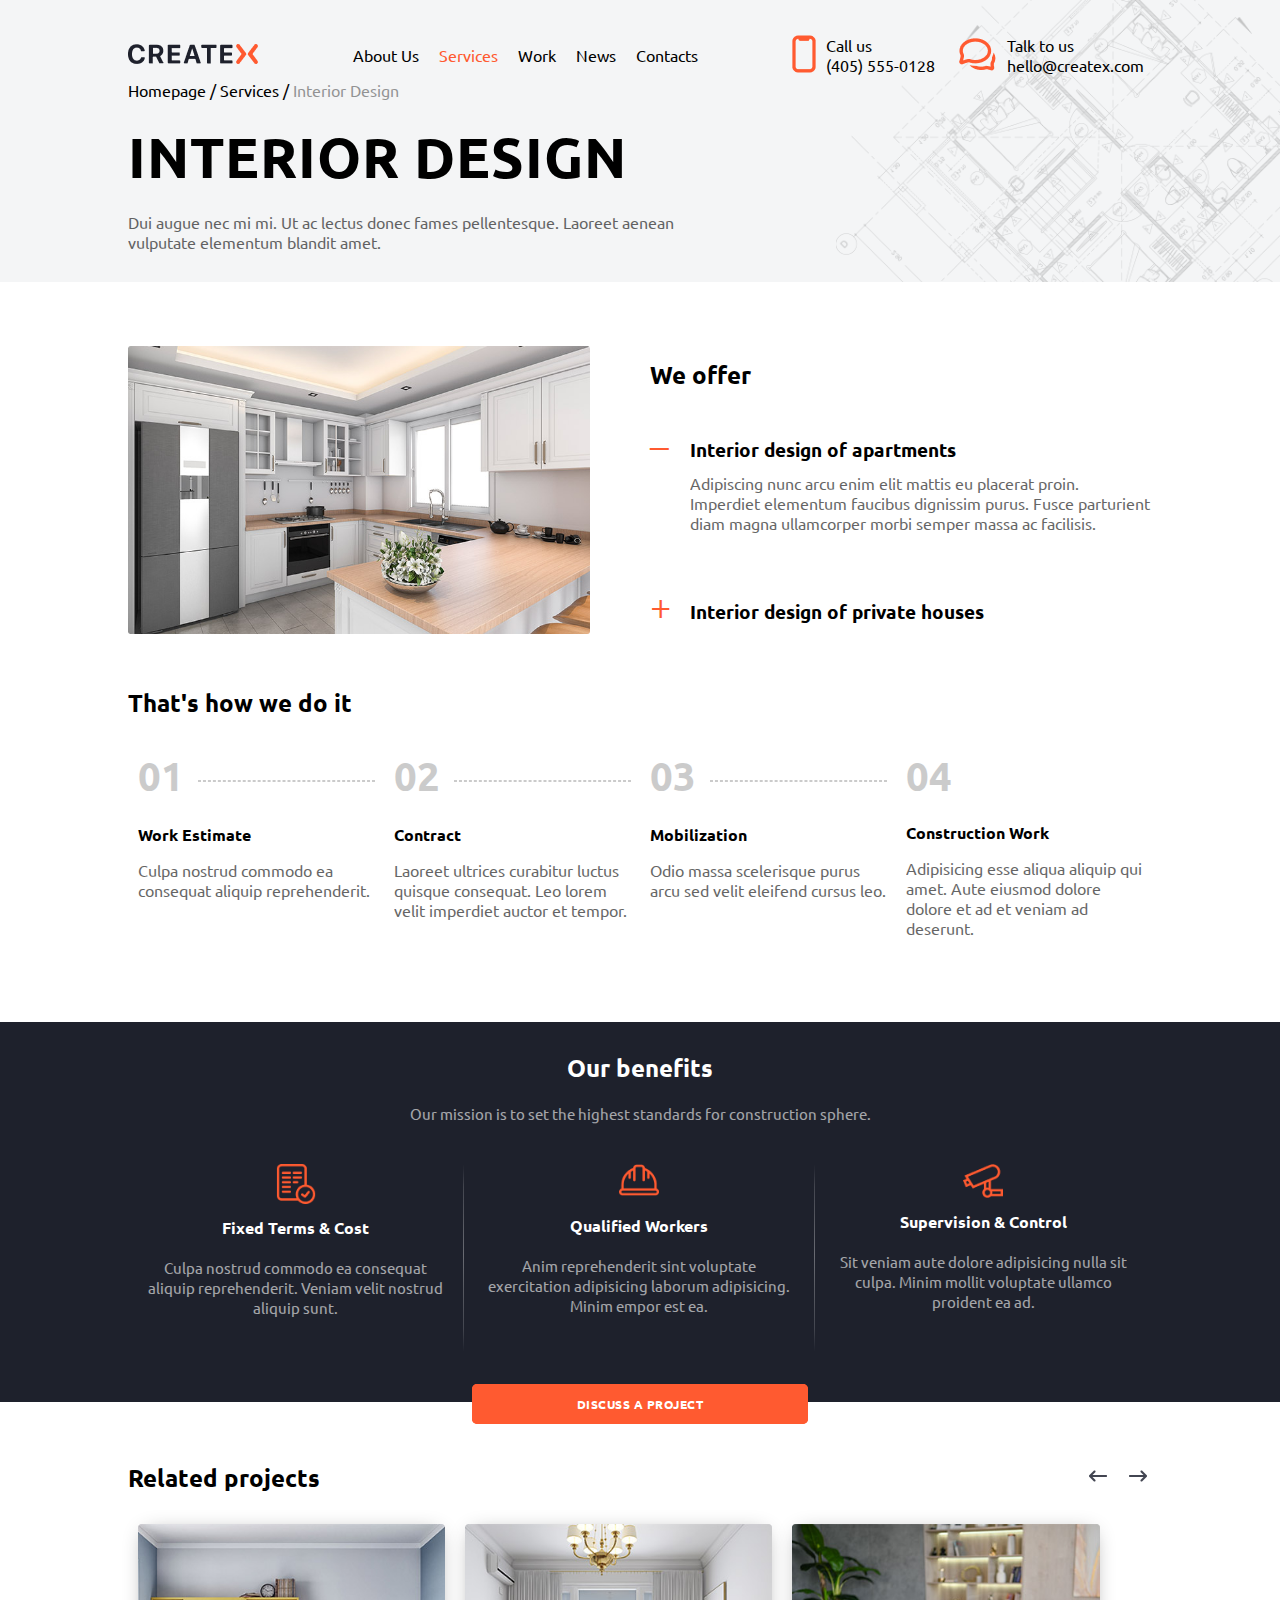
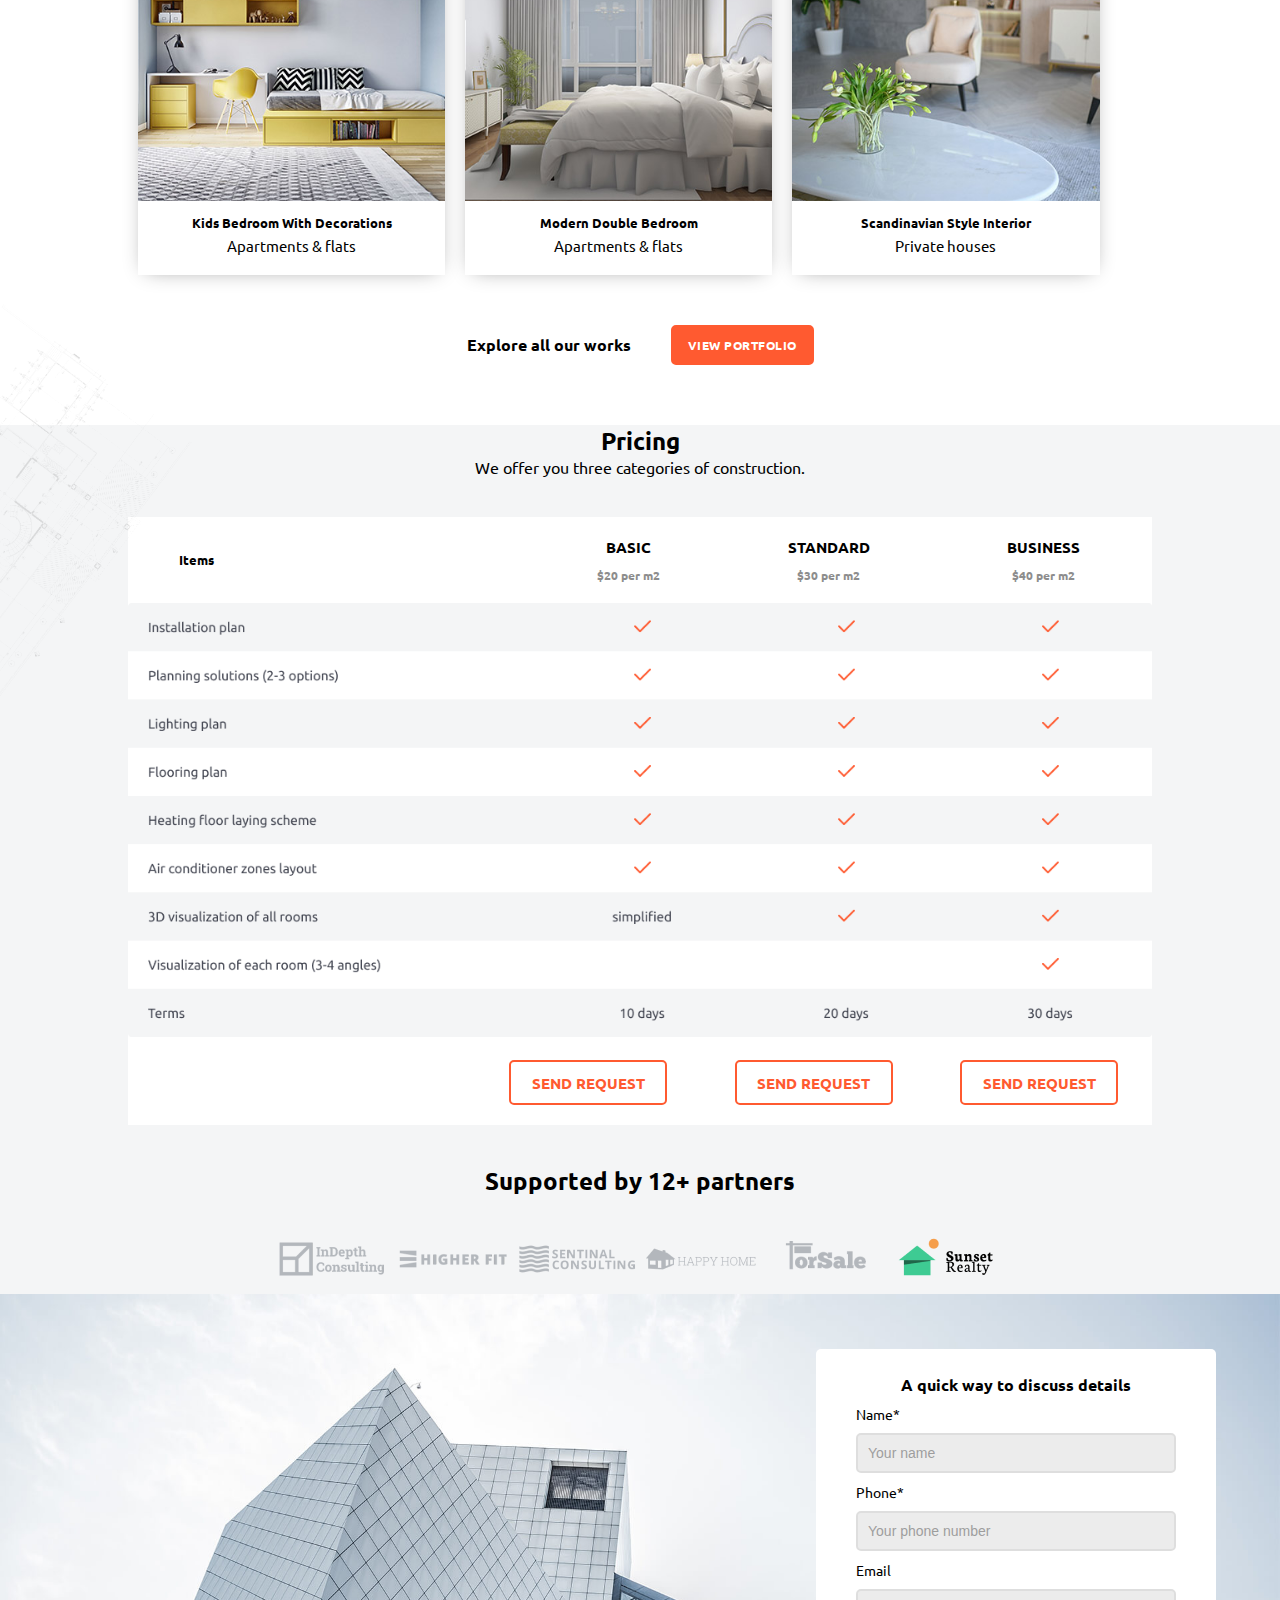
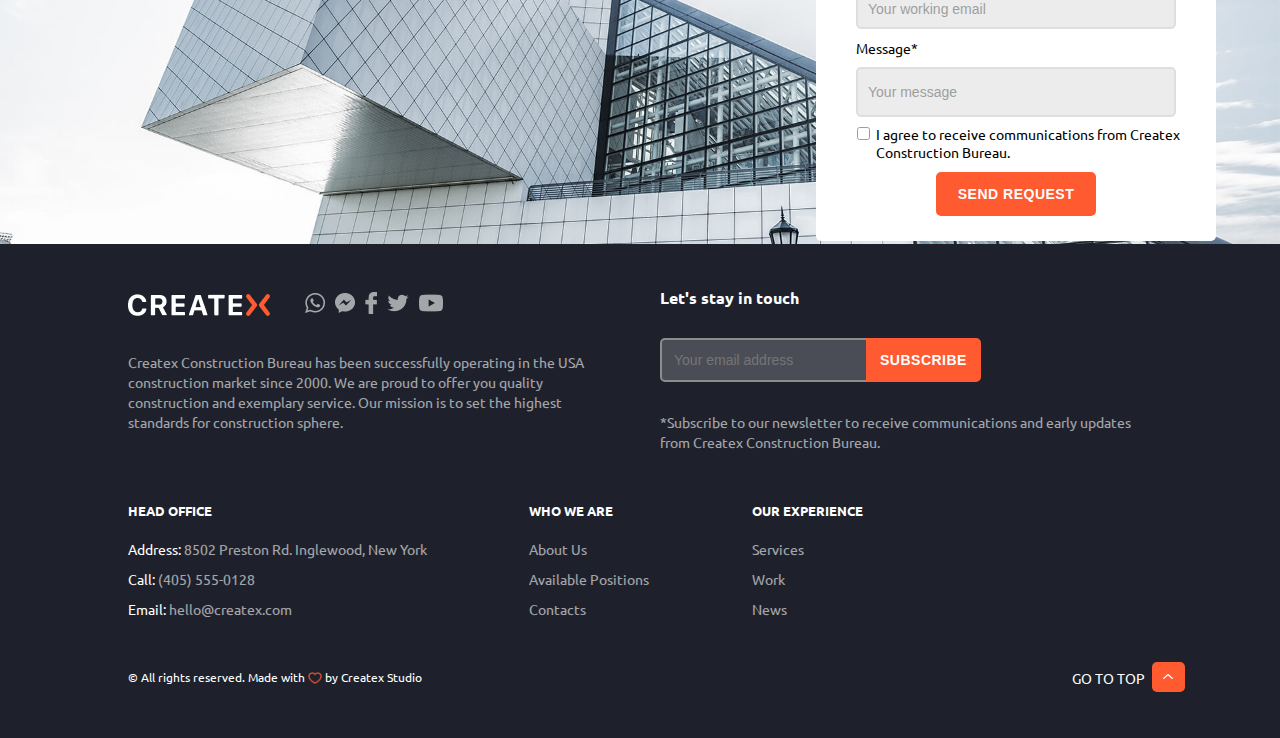
<file: html/services/design.html>
<!DOCTYPE html>
<html lang="en">
<head>
    <meta charset="UTF-8">
    <meta name="viewport" content="width=device-width, initial-scale=1.0">
    <title>CREATEX</title>
    <link rel="website icon" href="../../image/vector.png">
    <link rel="stylesheet" href="../../style/design.css">
</head>
<body>
    <header>
        <img class="bg-img" src="../../image/services/image.png">

        <section class="navigation">
            <div class="img"><img src="../../image/logo.png" id="logo"></div>

            <div class="navigator">
                <ul>
                    <li><a href="../aboutus/aboutus.html">About Us</a></li>
                    <li><a href="../services/services.html" class="leading">Services</a></li>
                    <li><a href="../work/work.html">Work</a></li>
                    <li><a href="../news/news.html">News</a></li>
                    <li><a href="../contacts/contact.html">Contacts</a></li>
                </ul>
            </div>

            <div class="data">
                <div>
                    <img src="../../image/Rectangle (Stroke).png">
                    <p>Call us</p>
                    <p>(405) 555-0128</p>
                </div>
                <div>
                    <img src="../../image/Chat.png">
                    <p>Talk to us</p>
                    <p>hello@createx.com</p>
                </div>
            </div>
        </section>

        <section class="main">
            <div class="choice">
                <a href="../../index.html">Homepage</a> / <a href="./services.html">Services</a> / <a class="current" href="./design.html">Interior Design</a>
            </div>

            <h1>Interior Design</h1>

            <p>Dui augue nec mi mi. Ut ac lectus donec fames pellentesque. Laoreet aenean vulputate elementum blandit amet.</p>
        </section>
    </header>

    <main>
        <section class="information">
            <div class="grade">
                <div class="img"><img src="../../image/services/room.png"></div>

                <div class="txt">
                    <h2>We offer</h2>
                    <h1>_</h1>
                    <h3>Interior design of apartments</h3>
                    <p>Adipiscing nunc arcu enim elit mattis eu placerat proin. Imperdiet elementum faucibus dignissim purus. Fusce parturient diam magna ullamcorper morbi semper massa ac facilisis.</p>
                    <h6>+</h6>
                    <h3>Interior design of private houses</h3>
                </div>
            </div>

            <div class="doIt">
                <h2>That's how we do it</h2>

                <div class="items">
                    <div>
                        <h1>01</h1>
                        <div></div>
                        <h4>Work Estimate</h4>
                        <p>Culpa nostrud commodo ea consequat aliquip reprehenderit.</p>
                    </div>
                    <div>
                        <h1>02</h1>
                        <div></div>
                        <h4>Contract</h4>
                        <p>Laoreet ultrices curabitur luctus quisque consequat. Leo lorem velit imperdiet auctor et tempor.</p>
                    </div>
                    <div>
                        <h1>03</h1>
                        <div></div>
                        <h4>Mobilization </h4>
                        <p>Odio massa scelerisque purus arcu sed velit eleifend cursus leo.</p>
                    </div>
                    <div>
                        <h1>04</h1>
                        <div></div>
                        <h4>Construction Work</h4>
                        <p>Adipisicing esse aliqua aliquip qui amet. Aute eiusmod dolore dolore et ad et veniam ad deserunt.</p>
                    </div>
                </div>
            </div>
        </section>

        <section class="benefits">
            <h2>Our benefits</h2>
            <p>Our mission is to set the highest standards for construction sphere.</p>

            <div class="sections">
                <div>
                    <img src="../../image/services/terms.png">
                    <h4>Fixed Terms & Cost</h4>
                    <p>Culpa nostrud commodo ea consequat aliquip reprehenderit. Veniam velit nostrud aliquip sunt.</p>
                </div>
                <img src="../../image/services/divider.png">
                <div>
                    <img src="../../image/services/workers.png">
                    <h4>Qualified Workers</h4>
                    <p>Anim reprehenderit sint voluptate exercitation adipisicing laborum adipisicing. Minim empor est ea.</p>
                </div>
                <img src="../../image/services/divider.png">
                <div>
                    <img src="../../image/services/supervision.png">
                    <h4>Supervision & Control</h4>
                    <p>Sit veniam aute dolore adipisicing nulla sit culpa. Minim mollit voluptate ullamco proident ea ad.</p>
                </div>
            </div>

            <div class="a"><a href="../work/work.html">Discuss a project</a></div>
        </section>

        <section class="related">
            <h2>Related projects</h2>
            
            <button class="prev"><img src="../../image/Left (Stroke).png"></button>
            <button class="next"><img src="../../image/Right (Stroke).png"></button>
        
            <div class="images">
                <div class="finger">
                    <img src="../../image/services/kids-room.png">
                    <h5>Kids Bedroom With Decorations</h5>
                    <p>Apartments & flats</p>
                    <a href="#">View project</a>
                </div>
                <div class="cubes">
                    <img src="../../image/services/modern.png">
                    <h5>Modern Double Bedroom</h5>
                    <p>Apartments & flats</p>
                    <a href="#">View project</a>
                </div>
                <div class="pencil">
                    <img src="../../image/services/scandinavian.png">
                    <h5>Scandinavian Style Interior</h5>
                    <p>Private houses</p>
                    <a href="#">View project</a>
                </div>
            </div>

            <div class="txt">
                <h4>Explore all our works</h4>
                <a href="../work/work.html">View portfolio</a>
            </div>
        </section>

        <section class="pricing">
            <h2>Pricing</h2>
            <p>We offer you three categories of construction.</p>

            <img src="../../image/bg-plan.png" class="plan">

            <div class="image">
                <div class="txt">
                    <h5>Items</h5>

                    <div class="basic">
                        <h4>BASIC</h4>
                        <p>$20 per m2</p>
                    </div>
                    <div class="standart">
                        <h4>STANDARD</h4>
                        <p>$30 per m2</p>
                    </div>
                    <div class="business">
                        <h4>BUSINESS</h4>
                        <p>$40 per m2</p>
                    </div>
                </div>
                
                <img src="../../image/services/table-rows.png">

                <div class="link">
                    <a href="#">Send request</a>
                    <a href="#">Send request</a>
                    <a href="#">Send request</a>
                </div>
                
            </div>

            <h2>Supported by 12+ partners</h2>

            <div class="company">
                <a href="#"><img src="../../image/homepage/InDepth Consulting Logo - Untitled Page.png"></a>
                <a href="#"><img src="../../image/homepage/Higher Fit Logo - Untitled Page.png"></a>
                <a href="#"><img src="../../image/homepage/Sentinal Consulting Logo.png"></a>
                <a href="#"><img src="../../image/homepage/Happy Home Logo.png"></a>
                <a href="#"><img src="../../image/homepage/For Sale Logo.png"></a>
                <a href="#"><img src="../../image/homepage/Sunset Realty Logo.png"></a>
            </div>
        </section>
    </main>

    <footer>
        <section class="details">
            <img src="../../image/image.png">

            <div class="quick">
                <h4>A quick way to discuss details</h4>

                <div class="inp">
                    <div><label>Name*</label>
                        <input type="text" placeholder="Your name"></div>
                    <div><label>Phone*</label>
                        <input type="tel" placeholder="Your phone number"></div>
                    <div><label>Email</label>
                        <input type="email" placeholder="Your working email"></div>
                    <div class="mes"><label>Message*</label>
                        <input type="text" placeholder="Your message"></div>
                    <div><input type="checkbox">
                        <p>I agree to receive communications from Createx Construction Bureau.</p></div>
                    <div><button>send request</button></div>
                </div>
            </div>
        </section>

        <section class="information">
            <div class="pillar1">
                <div class="contact">
                    <div class="social">
                        <img src="../../image/logo white.png" id="logo" class="logo">
                        
                        <a href="https://web.whatsapp.com"><img src="../../image/WhatsApp.png"></a>
                        <a href="https://www.messenger.com"><img src="../../image/Messenger.png"></a>
                        <a href="https://www.facebook.com"><img src="../../image/Facebook.png"></a>
                        <a href="https://twitter.com"><img src="../../image/Twitter.png"></a>
                        <a href="https://www.youtube.com"><img src="../../image/Youtube.png"></a>
                    </div>

                    <p>Createx Construction Bureau has been successfully operating in the USA construction market since 2000. We are proud to offer you quality construction and exemplary service. Our mission is to set the highest standards for construction sphere.</p>
                </div>
                <div class="touch">
                    <h4>Let's stay in touch</h4>
                    <div><input type="email" placeholder="Your email address "><label><button>subscribe</button></label></div>
                    <p>*Subscribe to our newsletter to receive communications and early updates from Createx Construction Bureau.</p>
                </div>
            </div>

            <div class="pillar2">
                <div class="office">
                    <h5>HEAD OFFICE</h5>
                    <ul>
                        <li>Address: <span>8502 Preston Rd. Inglewood, New York</span></li>
                        <li>Call: <span>(405) 555-0128</span></li>
                        <li>Email: <span>hello@createx.com</span></li>
                    </ul>
                </div>
                <div class="we">
                    <h5>WHO WE ARE</h5>
                    <ul>
                        <li><a href="#">About Us</a></li>
                        <li><a href="#">Available Positions</a></li>
                        <li><a href="#">Contacts</a></li>
                    </ul>
                </div>
                <div class="experience">
                    <h5>OUR EXPERIENCE</h5>
                    <ul>
                        <li><a href="#">Services</a></li>
                        <li><a href="#">Work</a></li>
                        <li><a href="#">News</a></li>
                    </ul>
                </div>
            </div>

            <div class="pillar3">
                <div class="txt">
                    <p>© All rights reserved. Made with <img src="../../image/Vector (Stroke).png"> by Createx Studio </p>
                </div>

                <div class="top">
                    <p>GO TO TOP</p>
                    <button id="go-to-top"><img src="../../image/Line (Stroke).png"></button>
                </div>
            </div>
        </section>
    </footer>

    <script src="../../js/script.js"></script>
</body>
</html>
</file>
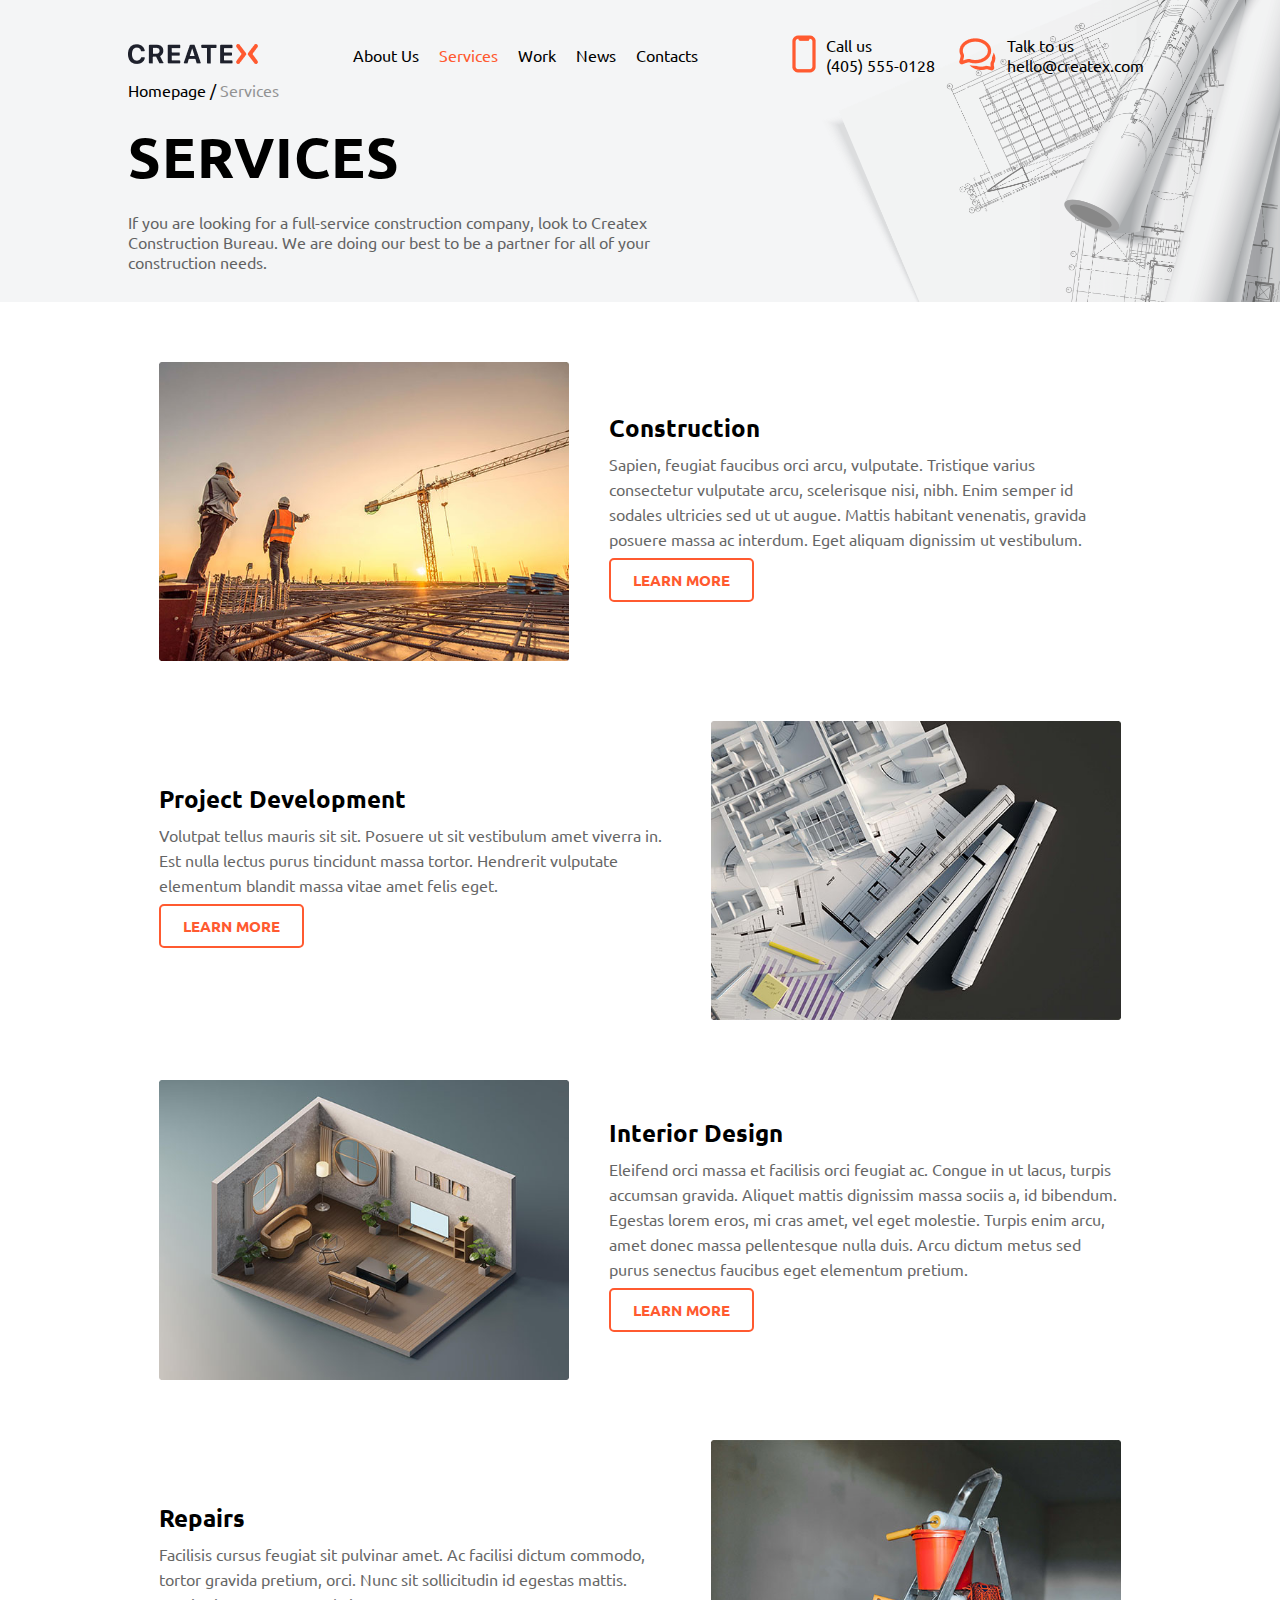
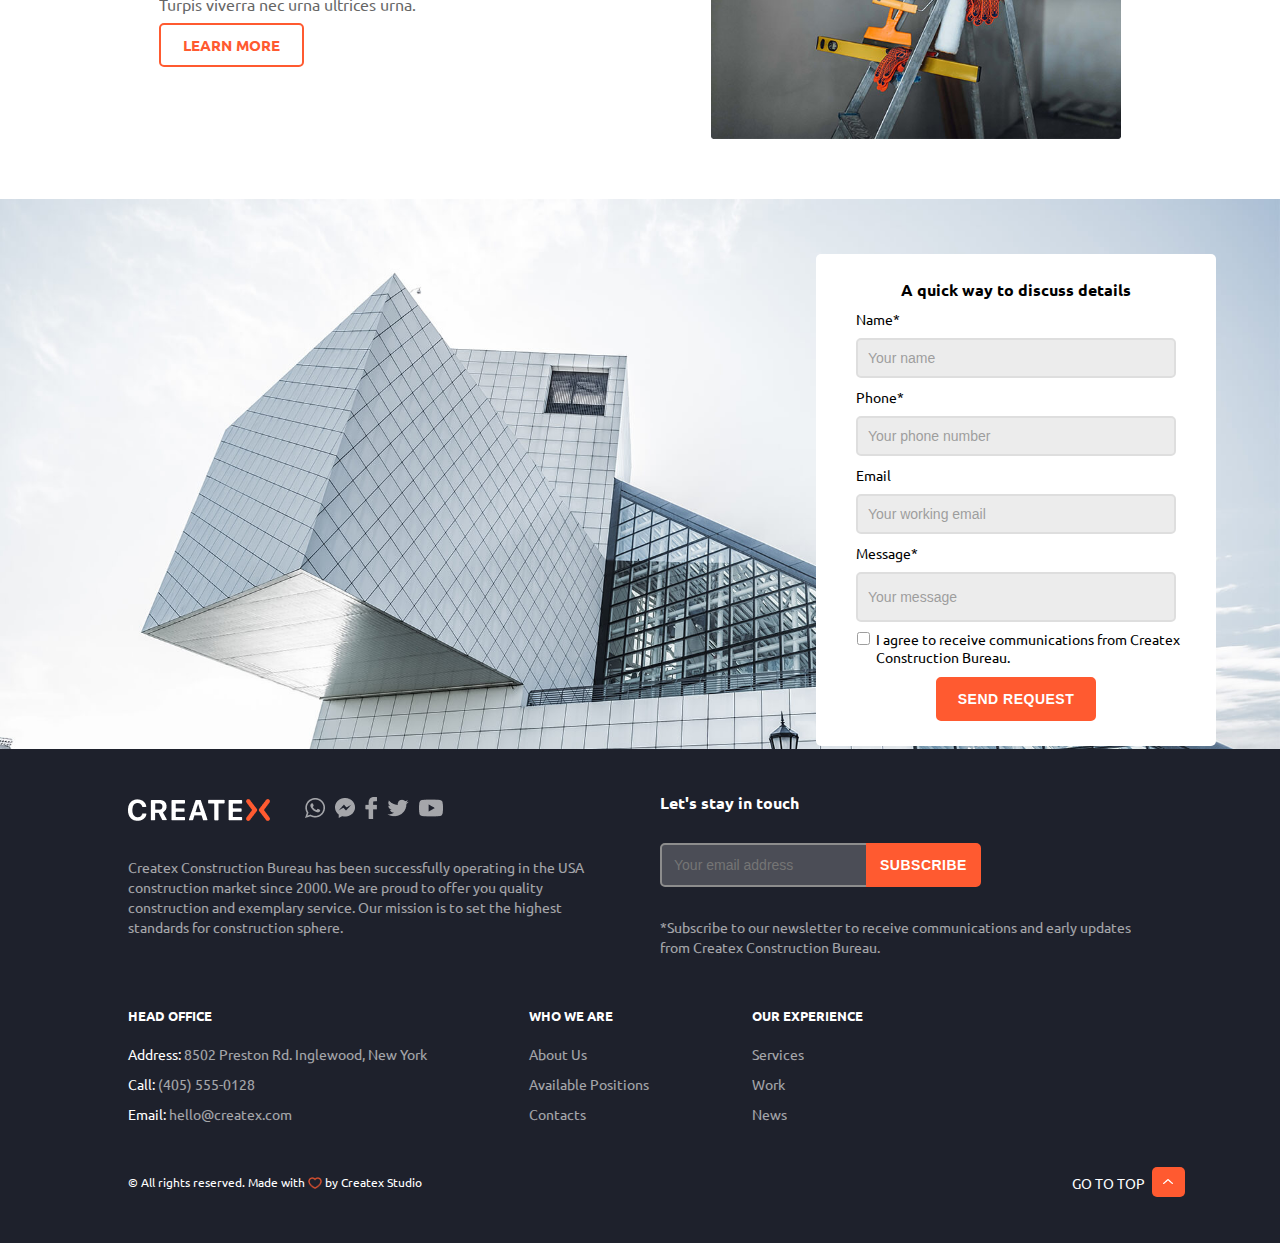
<file: html/services/services.html>
<!DOCTYPE html>
<html lang="en">
<head>
    <meta charset="UTF-8">
    <meta name="viewport" content="width=device-width, initial-scale=1.0">
    <title>CREATEX</title>
    <link rel="website icon" href="../../image/vector.png">
    <link rel="stylesheet" href="../../style/services.css">
</head>
<body>
    <header>
        <img class="bg-img" src="../../image/services/image-bg.png">

        <section class="navigation">
            <div class="img"><img src="../../image/logo.png" id="logo"></div>

            <div class="navigator">
                <ul>
                    <li><a href="../aboutus/aboutus.html">About Us</a></li>
                    <li><a href="../services/services.html" class="leading">Services</a></li>
                    <li><a href="../work/work.html">Work</a></li>
                    <li><a href="../news/news.html">News</a></li>
                    <li><a href="../contacts/contact.html">Contacts</a></li>
                </ul>
            </div>

            <div class="data">
                <div>
                    <img src="../../image/Rectangle (Stroke).png">
                    <p>Call us</p>
                    <p>(405) 555-0128</p>
                </div>
                <div>
                    <img src="../../image/Chat.png">
                    <p>Talk to us</p>
                    <p>hello@createx.com</p>
                </div>
            </div>
        </section>

        <section class="main">
            <div class="choice">
                <a href="../../index.html">Homepage</a> / <a class="current" href="./services.html">Services</a>
            </div>

            <h1>Services</h1>

            <p>If you are looking for a full-service construction company, look to Createx Construction Bureau. We are doing our best to be a partner for all of your construction needs.</p>
        </section>
    </header>

    <main>
        <div class="construction">
            <img src="../../image/services/image (1).png">

            <div class="txt">
                <h2>Construction</h2>
                <p>Sapien, feugiat faucibus orci arcu, vulputate. Tristique varius consectetur vulputate arcu, scelerisque nisi, nibh. Enim semper id sodales ultricies sed ut ut augue. Mattis habitant venenatis, gravida posuere massa ac interdum. Eget aliquam dignissim ut vestibulum. </p>
                <a href="#">Learn more</a>    
            </div>
        </div>

        <div class="project-developer">
            <img src="../../image/services/image (2).png">

            <div class="txt">
                <h2>Project Development</h2>
                <p>Volutpat tellus mauris sit sit. Posuere ut sit vestibulum amet viverra in. Est nulla lectus purus tincidunt massa tortor. Hendrerit vulputate elementum blandit massa vitae amet felis eget. </p>
                <a href="#">Learn more</a>    
            </div>
        </div>

        <div class="design">
            <img src="../../image/services/image (3).png">

            <div class="txt">
                <h2>Interior Design</h2>
                <p>Eleifend orci massa et facilisis orci feugiat ac. Congue in ut lacus, turpis accumsan gravida. Aliquet mattis dignissim massa sociis a, id bibendum. Egestas lorem eros, mi cras amet, vel eget molestie. Turpis enim arcu, amet donec massa pellentesque nulla duis. Arcu dictum metus sed purus senectus faucibus eget elementum pretium. </p>
                <a href="./design.html">Learn more</a>    
            </div>
        </div>

        <div class="repairs">
            <img src="../../image/services/image (4).png">

            <div class="txt">
                <h2>Repairs</h2>
                <p>Facilisis cursus feugiat sit pulvinar amet. Ac facilisi dictum commodo, tortor gravida pretium, orci. Nunc sit sollicitudin id egestas mattis. Turpis viverra nec urna ultrices urna. </p>
                <a href="#">Learn more</a>    
            </div>
        </div>
    </main>

    <footer>
        <section class="details">
            <img src="../../image/image.png">

            <div class="quick">
                <h4>A quick way to discuss details</h4>

                <div class="inp">
                    <div><label>Name*</label>
                        <input type="text" placeholder="Your name"></div>
                    <div><label>Phone*</label>
                        <input type="tel" placeholder="Your phone number"></div>
                    <div><label>Email</label>
                        <input type="email" placeholder="Your working email"></div>
                    <div class="mes"><label>Message*</label>
                        <input type="text" placeholder="Your message"></div>
                    <div><input type="checkbox">
                        <p>I agree to receive communications from Createx Construction Bureau.</p></div>
                    <div><button>send request</button></div>
                </div>
            </div>
        </section>

        <section class="information">
            <div class="pillar1">
                <div class="contact">
                    <div class="social">
                        <img src="../../image/logo white.png" id="logo" class="logo">
                        
                        <a href="https://web.whatsapp.com"><img src="../../image/WhatsApp.png"></a>
                        <a href="https://www.messenger.com"><img src="../../image/Messenger.png"></a>
                        <a href="https://www.facebook.com"><img src="../../image/Facebook.png"></a>
                        <a href="https://twitter.com"><img src="../../image/Twitter.png"></a>
                        <a href="https://www.youtube.com"><img src="../../image/Youtube.png"></a>
                    </div>

                    <p>Createx Construction Bureau has been successfully operating in the USA construction market since 2000. We are proud to offer you quality construction and exemplary service. Our mission is to set the highest standards for construction sphere.</p>
                </div>
                <div class="touch">
                    <h4>Let's stay in touch</h4>
                    <div><input type="email" placeholder="Your email address "><label><button>subscribe</button></label></div>
                    <p>*Subscribe to our newsletter to receive communications and early updates from Createx Construction Bureau.</p>
                </div>
            </div>

            <div class="pillar2">
                <div class="office">
                    <h5>HEAD OFFICE</h5>
                    <ul>
                        <li>Address: <span>8502 Preston Rd. Inglewood, New York</span></li>
                        <li>Call: <span>(405) 555-0128</span></li>
                        <li>Email: <span>hello@createx.com</span></li>
                    </ul>
                </div>
                <div class="we">
                    <h5>WHO WE ARE</h5>
                    <ul>
                        <li><a href="#">About Us</a></li>
                        <li><a href="#">Available Positions</a></li>
                        <li><a href="#">Contacts</a></li>
                    </ul>
                </div>
                <div class="experience">
                    <h5>OUR EXPERIENCE</h5>
                    <ul>
                        <li><a href="#">Services</a></li>
                        <li><a href="#">Work</a></li>
                        <li><a href="#">News</a></li>
                    </ul>
                </div>
            </div>

            <div class="pillar3">
                <div class="txt">
                    <p>© All rights reserved. Made with <img src="../../image/Vector (Stroke).png"> by Createx Studio </p>
                </div>

                <div class="top">
                    <p>GO TO TOP</p>
                    <button id="go-to-top"><img src="../../image/Line (Stroke).png"></button>
                </div>
            </div>
        </section>
    </footer>

    <script src="../../js/script.js"></script>
</body>
</html>
</file>
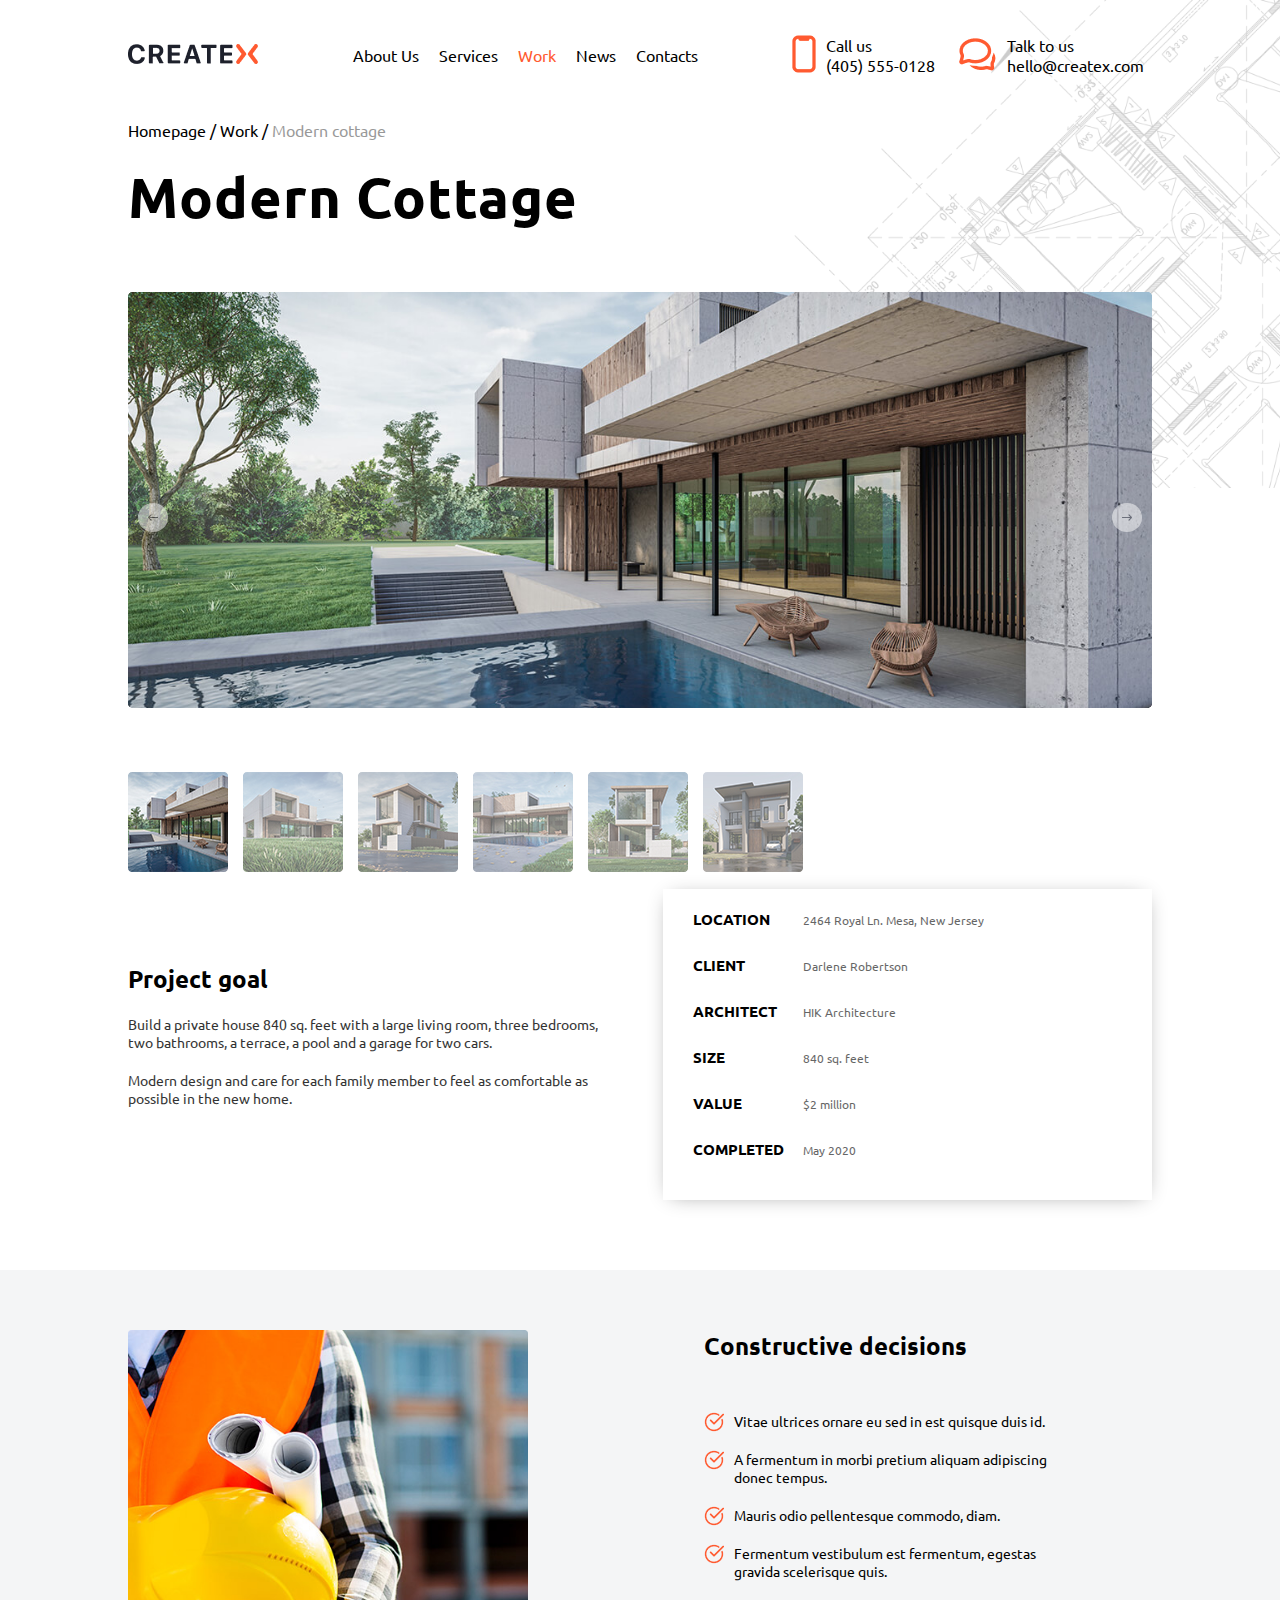
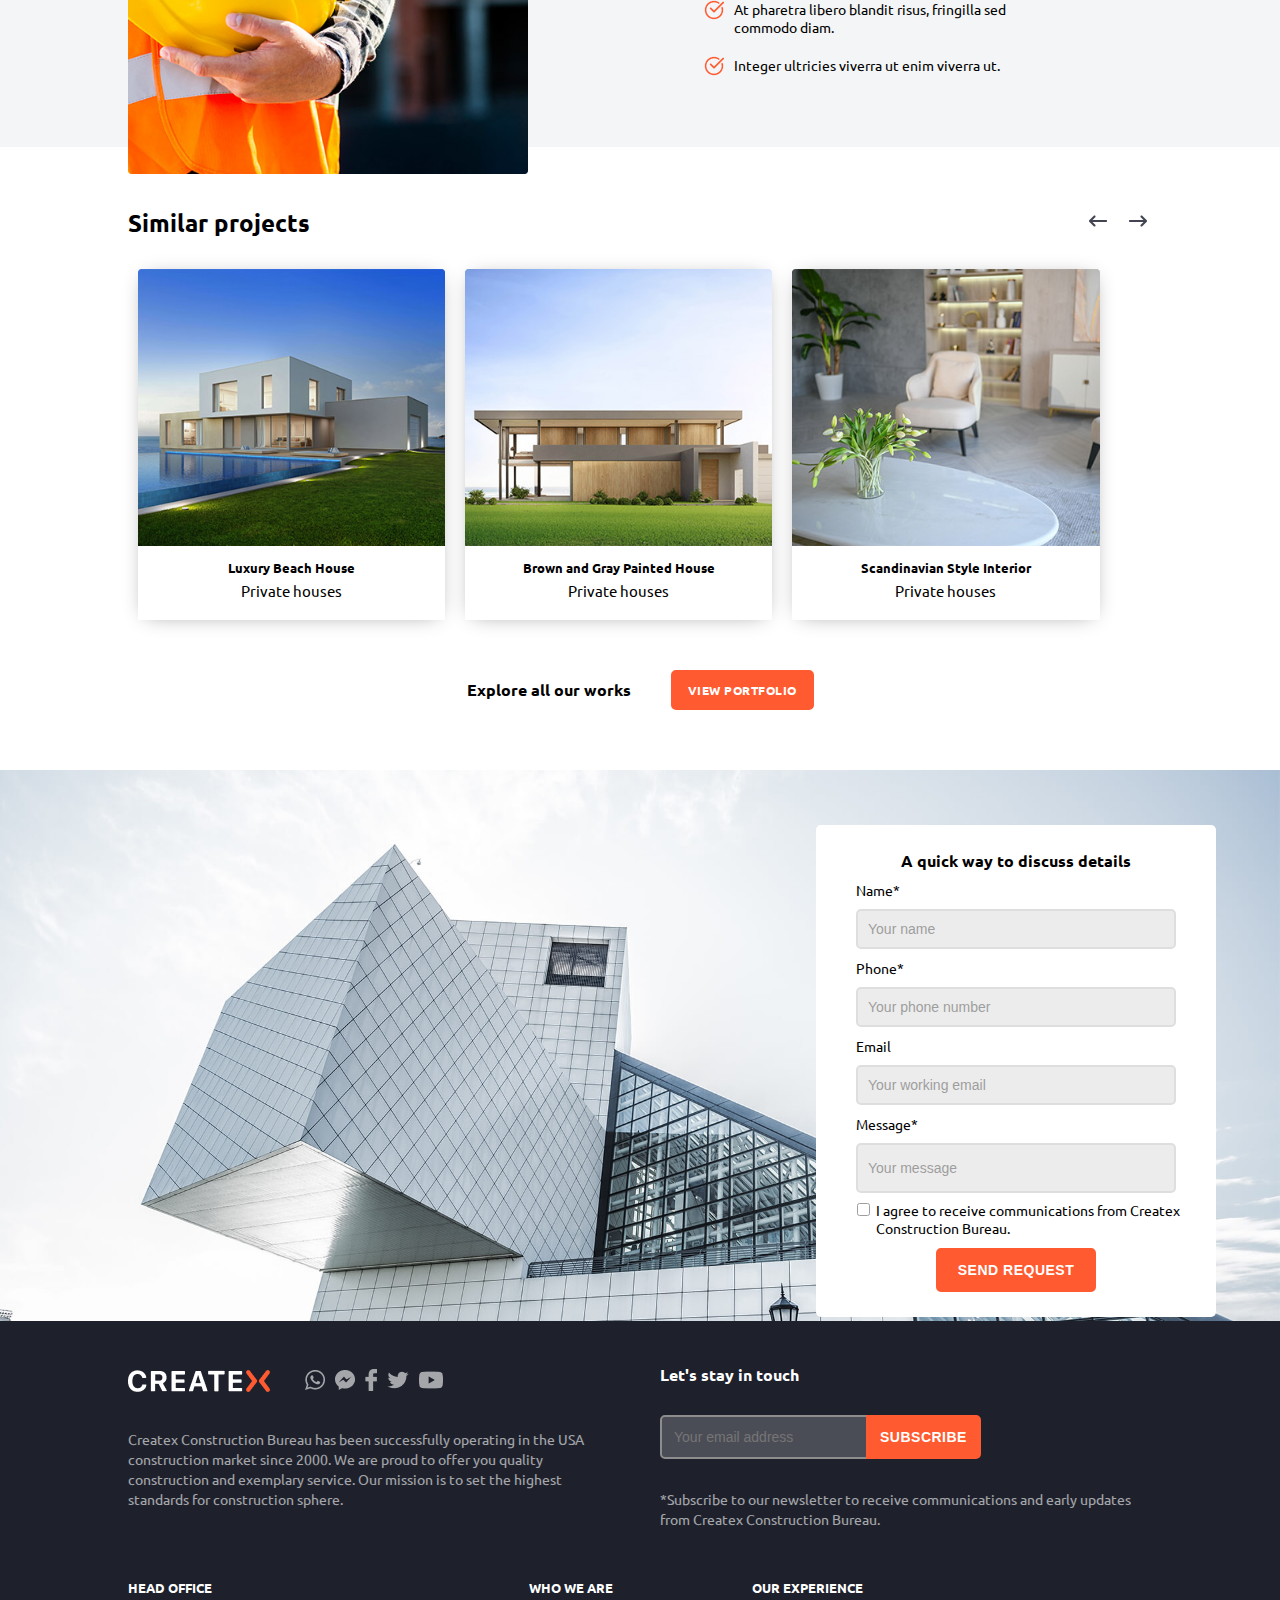
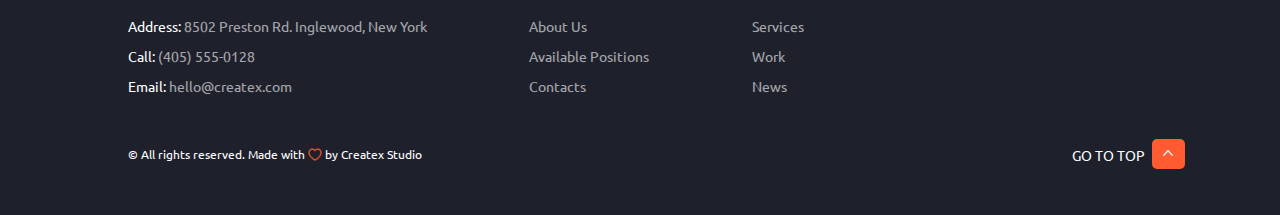
<file: html/work/modern.html>
<!DOCTYPE html>
<html lang="en">
<head>
    <meta charset="UTF-8">
    <meta name="viewport" content="width=device-width, initial-scale=1.0">
    <title>CREATEX</title>
    <link rel="website icon" href="../../image/vector.png">
    <link rel="stylesheet" href="../../style/modern.css">
</head>
<body>
    <header>
        <img src="../../image/services/image.png" class="bg-plan">

        <section class="navigation">
            <div class="img"><img src="../../image/logo.png" id="logo"></div>

            <div class="navigator">
                <ul>
                    <li><a href="../aboutus/aboutus.html">About Us</a></li>
                    <li><a href="../services/services.html">Services</a></li>
                    <li><a href="../work/work.html" class="leading">Work</a></li>
                    <li><a href="../news/news.html">News</a></li>
                    <li><a href="../contacts/contact.html">Contacts</a></li>
                </ul>
            </div>

            <div class="data">
                <div>
                    <img src="../../image/Rectangle (Stroke).png">
                    <p>Call us</p>
                    <p>(405) 555-0128</p>
                </div>
                <div>
                    <img src="../../image/Chat.png">
                    <p>Talk to us</p>
                    <p>hello@createx.com</p>
                </div>
            </div>
        </section>

        <section class="main">
            <div class="choice">
                <a href="../../index.html">Homepage</a> / <a href="./work.html">Work</a> / <a class="current" href="./modern.html">Modern cottage</a>
            </div>

            <h1>Modern Cottage</h1>
        </section>

        <section class="slider">
            <div class="item item1">
                <img class="main" src="../../image/project/project.png">

                <button class="str-l"><img src="../../image/Left (Stroke).png"></button>
                <button class="str-r"><img src="../../image/Right (Stroke).png" onclick="right()"></button>
            </div>

            <div class="item item2">
                <img class="main" src="../../image/project/project.png">
            
                <button class="str-l"><img src="../../image/Left (Stroke).png" onclick="left()"></button>
                <button class="str-r"><img src="../../image/Right (Stroke).png" onclick="right()"></button>
            </div>

            <div class="item item3">
                <img class="main" src="../../image/project/project.png">

                <button class="str-l"><img src="../../image/Left (Stroke).png" onclick="left()"></button>
                <button class="str-r"><img src="../../image/Right (Stroke).png" onclick="right()"></button>
            </div>

            <div class="item item4">
                <img class="main" src="../../image/project/project.png">

                <button class="str-l"><img src="../../image/Left (Stroke).png" onclick="left()"></button>
                <button class="str-r"><img src="../../image/Right (Stroke).png"></button>
            </div>

            <div class="images">
                <img src="../../image/project/cottage (0).png">
                <img src="../../image/project/cottage (1).png">
                <img src="../../image/project/cottage (2).png">
                <img src="../../image/project/cottage (3).png">
                <img src="../../image/project/cottage (4).png">
                <img src="../../image/project/cottage (5).png">
            </div>
        </section>
    </header>

    <main>
        <section class="goal">
            <div class="txt">
                <h2>Project goal</h2>
                <p>Build a private house 840 sq. feet with a large living room, three bedrooms, two bathrooms, a terrace, a pool and a garage for two cars.</p>
                <p>Modern design and care for each family member to feel as comfortable as possible in the new home.</p>
            </div>

            <div class="data">
                <h4>LOCATION</h4><p>2464 Royal Ln. Mesa, New Jersey</p>
                <h4>CLIENT</h4><p>Darlene Robertson</p>
                <h4>ARCHITECT</h4><p>HIK Architecture</p>
                <h4>SIZE</h4><p>840 sq. feet</p>
                <h4>VALUE</h4><p>$2 million</p>
                <h4>COMPLETED</h4><p>May 2020</p>
            </div>
        </section>

        <section class="constructive">
            <div class="img"><img src="../../image/project/decisions.png"></div>

            <div class="text">
                <h2>Constructive decisions</h2>

                <img src="../../image/project/7.png"><p>Vitae ultrices ornare eu sed in est quisque duis id.</p>
                <img src="../../image/project/7.png"><p>A fermentum in morbi pretium aliquam adipiscing donec tempus.</p>
                <img src="../../image/project/7.png"><p>Mauris odio pellentesque commodo, diam.</p>
                <img src="../../image/project/7.png"><p>Fermentum vestibulum est fermentum, egestas gravida scelerisque quis.</p>
                <img src="../../image/project/7.png"><p>At pharetra libero blandit risus, fringilla sed commodo diam.</p>
                <img src="../../image/project/7.png"><p>Integer ultricies viverra ut enim viverra ut.</p>
            </div>
        </section>

        <section class="projects">
            <h2>Similar projects</h2>
            
            <button class="prev"><img src="../../image/Left (Stroke).png"></button>
            <button class="next"><img src="../../image/Right (Stroke).png"></button>
        
            <div class="images">
                <div>
                    <img src="../../image/project/luxury.png">
                    <h5>Luxury Beach House</h5>
                    <p>Private houses</p>
                    <a href="#">View project</a>
                </div>
                <div>
                    <img src="../../image/project/painted.png">
                    <h5>Brown and Gray Painted House</h5>
                    <p>Private houses</p>
                    <a href="#">View project</a>
                </div>
                <div>
                    <img src="../../image/services/scandinavian.png">
                    <h5>Scandinavian Style Interior</h5>
                    <p>Private houses</p>
                    <a href="#">View project</a>
                </div>
            </div>

            <div class="txt">
                <h4>Explore all our works</h4>
                <a href="../../html/work/work.html">View portfolio</a>
            </div>
        </section>
    </main>

    <footer>
        <section class="details">
            <img src="../../image/image.png">

            <div class="quick">
                <h4>A quick way to discuss details</h4>

                <div class="inp">
                    <div><label>Name*</label>
                        <input type="text" placeholder="Your name"></div>
                    <div><label>Phone*</label>
                        <input type="tel" placeholder="Your phone number"></div>
                    <div><label>Email</label>
                        <input type="email" placeholder="Your working email"></div>
                    <div class="mes"><label>Message*</label>
                        <input type="text" placeholder="Your message"></div>
                    <div><input type="checkbox">
                        <p>I agree to receive communications from Createx Construction Bureau.</p></div>
                    <div><button>send request</button></div>
                </div>
            </div>
        </section>

        <section class="information">
            <div class="pillar1">
                <div class="contact">
                    <div class="social">
                        <img src="../../image/logo white.png" id="logo" class="logo">
                        
                        <a href="https://web.whatsapp.com"><img src="../../image/WhatsApp.png"></a>
                        <a href="https://www.messenger.com"><img src="../../image/Messenger.png"></a>
                        <a href="https://www.facebook.com"><img src="../../image/Facebook.png"></a>
                        <a href="https://twitter.com"><img src="../../image/Twitter.png"></a>
                        <a href="https://www.youtube.com"><img src="../../image/Youtube.png"></a>
                    </div>

                    <p>Createx Construction Bureau has been successfully operating in the USA construction market since 2000. We are proud to offer you quality construction and exemplary service. Our mission is to set the highest standards for construction sphere.</p>
                </div>
                <div class="touch">
                    <h4>Let's stay in touch</h4>
                    <div><input type="email" placeholder="Your email address "><label><button>subscribe</button></label></div>
                    <p>*Subscribe to our newsletter to receive communications and early updates from Createx Construction Bureau.</p>
                </div>
            </div>

            <div class="pillar2">
                <div class="office">
                    <h5>HEAD OFFICE</h5>
                    <ul>
                        <li>Address: <span>8502 Preston Rd. Inglewood, New York</span></li>
                        <li>Call: <span>(405) 555-0128</span></li>
                        <li>Email: <span>hello@createx.com</span></li>
                    </ul>
                </div>
                <div class="we">
                    <h5>WHO WE ARE</h5>
                    <ul>
                        <li><a href="#">About Us</a></li>
                        <li><a href="#">Available Positions</a></li>
                        <li><a href="#">Contacts</a></li>
                    </ul>
                </div>
                <div class="experience">
                    <h5>OUR EXPERIENCE</h5>
                    <ul>
                        <li><a href="#">Services</a></li>
                        <li><a href="#">Work</a></li>
                        <li><a href="#">News</a></li>
                    </ul>
                </div>
            </div>

            <div class="pillar3">
                <div class="txt">
                    <p>© All rights reserved. Made with <img src="../../image/Vector (Stroke).png"> by Createx Studio </p>
                </div>

                <div class="top">
                    <p>GO TO TOP</p>
                    <button id="go-to-top"><img src="../../image/Line (Stroke).png"></button>
                </div>
            </div>
        </section>
    </footer>

    <script src="../../js/script.js"></script>
</body>
</html>
</file>
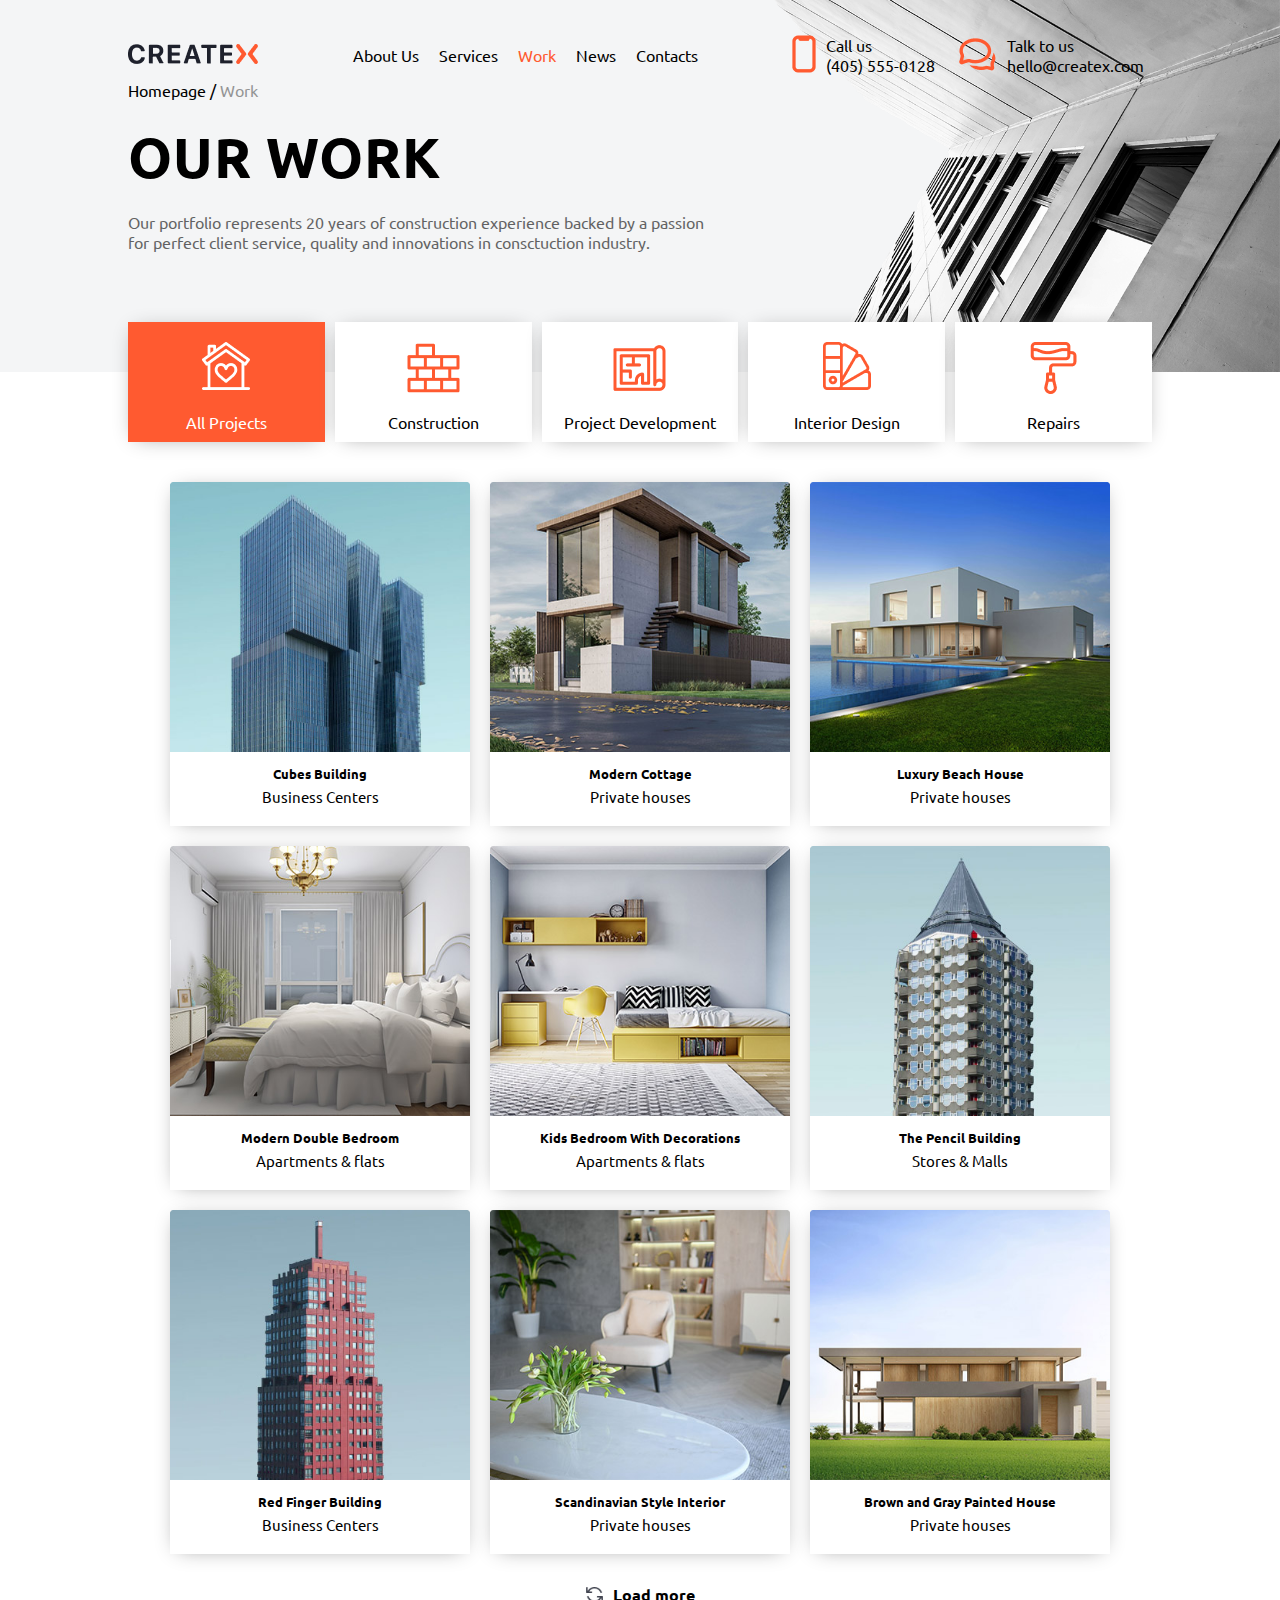
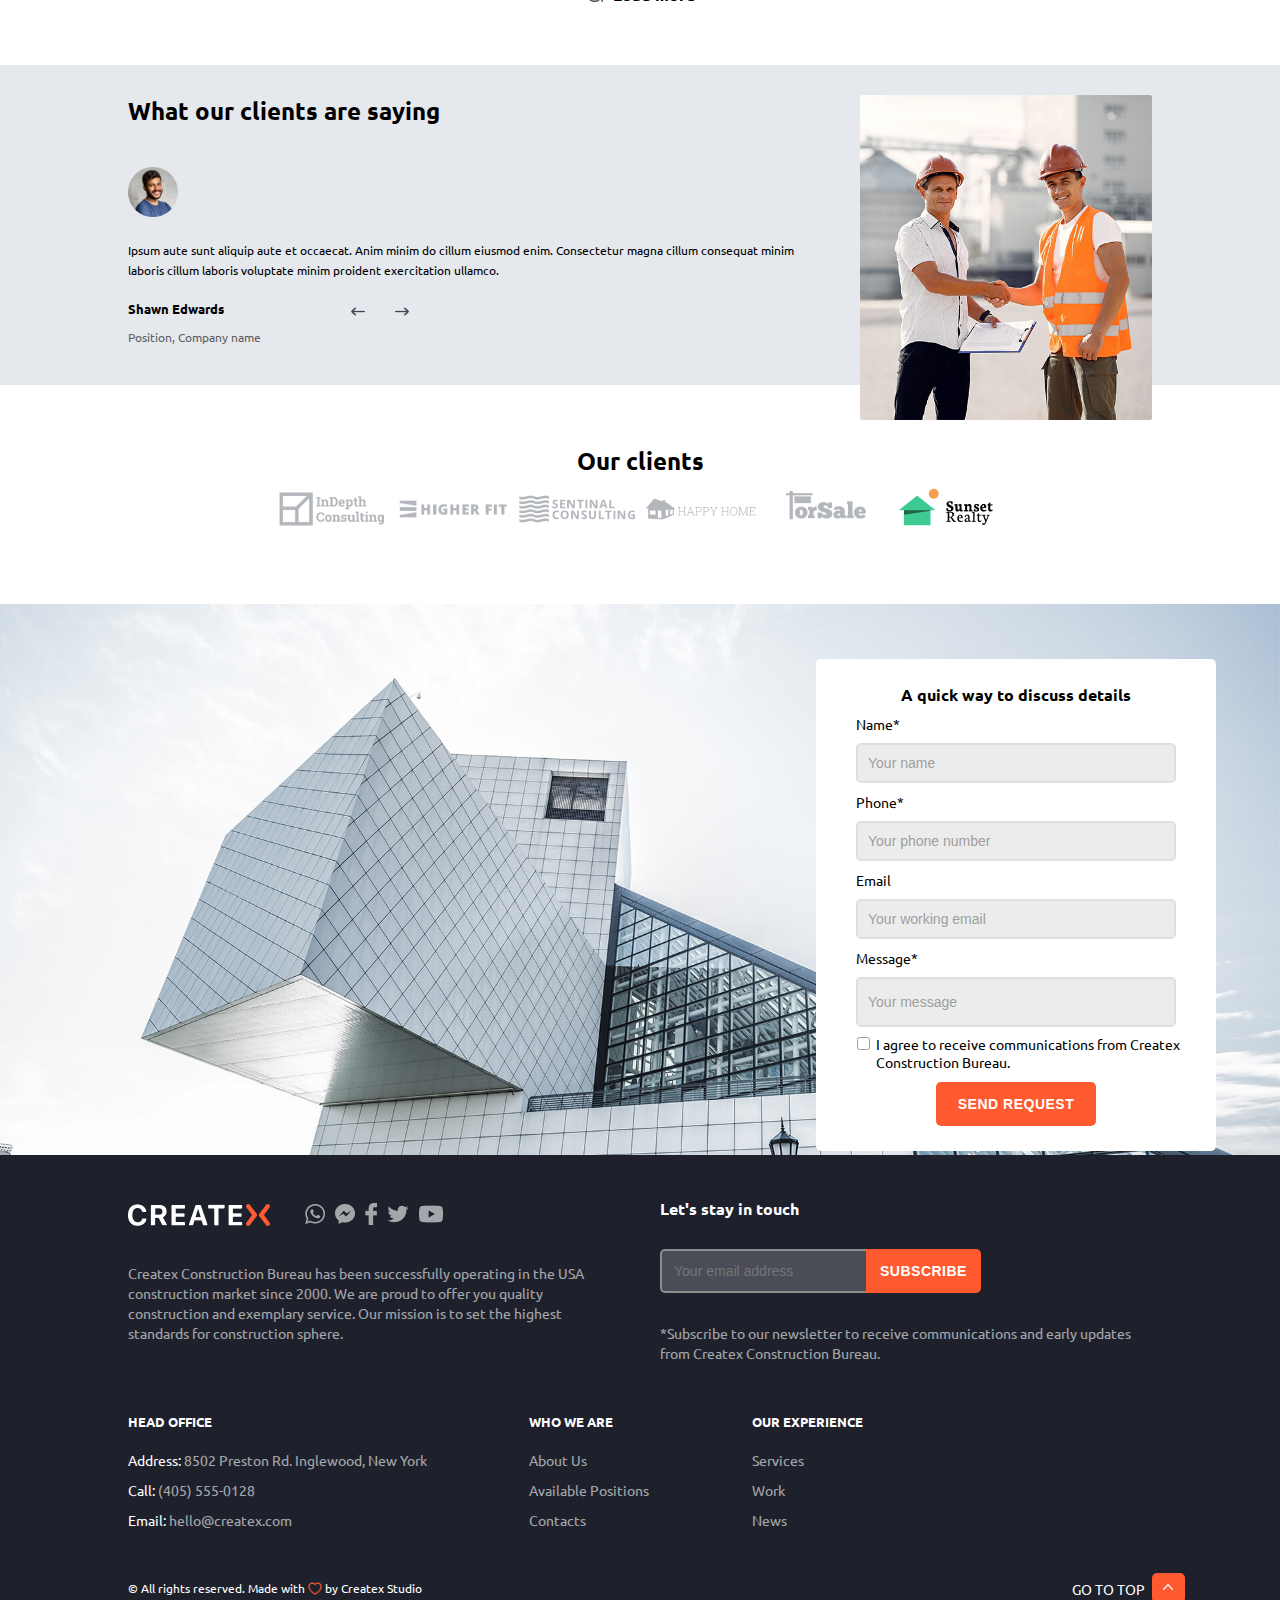
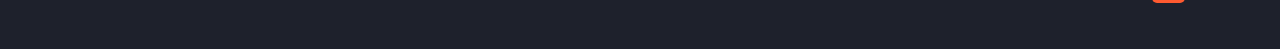
<file: html/work/work.html>
<!DOCTYPE html>
<html lang="en">
<head>
    <meta charset="UTF-8">
    <meta name="viewport" content="width=device-width, initial-scale=1.0">
    <title>CREATEX</title>
    <link rel="website icon" href="../../image/vector.png">
    <link rel="stylesheet" href="../../style/work.css">
</head>
<body>
    <header>
        <img class="bg-img" src="../../image/project/image.png">

        <section class="navigation">
            <div class="img"><img src="../../image/logo.png" id="logo"></div>

            <div class="navigator">
                <ul>
                    <li><a href="../aboutus/aboutus.html">About Us</a></li>
                    <li><a href="../services/services.html">Services</a></li>
                    <li><a href="../work/work.html" class="leading">Work</a></li>
                    <li><a href="../news/news.html">News</a></li>
                    <li><a href="../contacts/contact.html">Contacts</a></li>
                </ul>
            </div>

            <div class="data">
                <div>
                    <img src="../../image/Rectangle (Stroke).png">
                    <p>Call us</p>
                    <p>(405) 555-0128</p>
                </div>
                <div>
                    <img src="../../image/Chat.png">
                    <p>Talk to us</p>
                    <p>hello@createx.com</p>
                </div>
            </div>
        </section>

        <section class="main">
            <div class="choice">
                <a href="../../index.html">Homepage</a> / <a class="current" href="./work.html">Work</a>
            </div>

            <h1>OUR WORK</h1>

            <p>Our portfolio represents 20 years of construction experience backed by a passion for perfect client service, quality and innovations in consctuction industry.</p>
        </section>

        <section class="information">
            <div>
                <img src="../../image/ic-house-white.png">
                <p>All Projects</p>
            </div>
            <div>
                <img src="../../image/ic-construction.png">
                <p>Construction</p>
            </div>
            <div>
                <img src="../../image/ic-plan.png">
                <p>Project Development</p>
            </div>
            <div>
                <img src="../../image/ic-pantone.png">
                <p>Interior Design</p>
            </div>
            <div>
                <img src="../../image/ic-painting.png">
                <p>Repairs</p>
            </div>
        </section>
    </header>

    <main>
        <section class="example">
            <div class="images">
                <div>
                    <img src="../../image/homepage/image (2).png">
                    <h5>Cubes Building</h5>
                    <p>Business Centers</p>
                    <a href="#">View project</a>
                </div>
                <div>
                    <img src="../../image/project/cottage.png">
                    <h5>Modern Cottage</h5>
                    <p>Private houses</p>
                    <a href="./modern.html">View project</a>
                </div>
                <div>
                    <img src="../../image/project/luxury.png">
                    <h5>Luxury Beach House</h5>
                    <p>Private houses</p>
                    <a href="#">View project</a>
                </div>

                <div>
                    <img src="../../image/services/modern.png">
                    <h5>Modern Double Bedroom</h5>
                    <p>Apartments & flats</p>
                    <a href="#">View project</a>
                </div>
                <div>
                    <img src="../../image/services/kids-room.png">
                    <h5>Kids Bedroom With Decorations</h5>
                    <p>Apartments & flats</p>
                    <a href="#">View project</a>
                </div>
                <div>
                    <img src="../../image/homepage/image (3).png">
                    <h5>The Pencil Building</h5>
                    <p>Stores & Malls</p>
                    <a href="#">View project</a>
                </div>

                <div>
                    <img src="../../image/homepage/image (1).png">
                    <h5>Red Finger Building</h5>
                    <p>Business Centers</p>
                    <a href="#">View project</a>
                </div>
                <div>
                    <img src="../../image/services/scandinavian.png">
                    <h5>Scandinavian Style Interior</h5>
                    <p>Private houses</p>
                    <a href="#">View project</a>
                </div>
                <div>
                    <img src="../../image/project/painted.png">
                    <h5>Brown and Gray Painted House</h5>
                    <p>Private houses</p>
                    <a href="#">View project</a>
                </div>
            </div>

            <div class="txt">
                <img src="../../image/project/Vector.png">
                <h4>Load more</h4>
            </div>
        </section>

        <section class="clients">
            <div class="txt">
                <h2>What our clients are saying</h2>
                <img src="../../image/homepage/profile-image.png">
                <p>Ipsum aute sunt aliquip aute et occaecat. Anim minim do cillum eiusmod enim. Consectetur magna cillum consequat minim  laboris cillum laboris voluptate minim proident exercitation ullamco.</p>

                <div>
                    <h5>Shawn Edwards</h5>
                    <p>Position, Company name</p>
                    <img src="../../image/Left (Stroke).png" class="l">
                    <img src="../../image/Right (Stroke).png" class="r">
                </div>
            </div>
            <div class="img"><img src="../../image/homepage/img.png"></div>
        </section>

        <section class="company">
            <h2>Our clients</h2>
            <a href="#"><img src="../../image/homepage/InDepth Consulting Logo - Untitled Page.png"></a>
            <a href="#"><img src="../../image/homepage/Higher Fit Logo - Untitled Page.png"></a>
            <a href="#"><img src="../../image/homepage/Sentinal Consulting Logo.png"></a>
            <a href="#"><img src="../../image/homepage/Happy Home Logo.png"></a>
            <a href="#"><img src="../../image/homepage/For Sale Logo.png"></a>
            <a href="#"><img src="../../image/homepage/Sunset Realty Logo.png"></a>
        </section>
    </main>

    <footer>
        <section class="details">
            <img src="../../image/image.png">

            <div class="quick">
                <h4>A quick way to discuss details</h4>

                <div class="inp">
                    <div><label>Name*</label>
                        <input type="text" placeholder="Your name"></div>
                    <div><label>Phone*</label>
                        <input type="tel" placeholder="Your phone number"></div>
                    <div><label>Email</label>
                        <input type="email" placeholder="Your working email"></div>
                    <div class="mes"><label>Message*</label>
                        <input type="text" placeholder="Your message"></div>
                    <div><input type="checkbox">
                        <p>I agree to receive communications from Createx Construction Bureau.</p></div>
                    <div><button>send request</button></div>
                </div>
            </div>
        </section>

        <section class="information">
            <div class="pillar1">
                <div class="contact">
                    <div class="social">
                        <img src="../../image/logo white.png" id="logo" class="logo">
                        
                        <a href="https://web.whatsapp.com"><img src="../../image/WhatsApp.png"></a>
                        <a href="https://www.messenger.com"><img src="../../image/Messenger.png"></a>
                        <a href="https://www.facebook.com"><img src="../../image/Facebook.png"></a>
                        <a href="https://twitter.com"><img src="../../image/Twitter.png"></a>
                        <a href="https://www.youtube.com"><img src="../../image/Youtube.png"></a>
                    </div>

                    <p>Createx Construction Bureau has been successfully operating in the USA construction market since 2000. We are proud to offer you quality construction and exemplary service. Our mission is to set the highest standards for construction sphere.</p>
                </div>
                <div class="touch">
                    <h4>Let's stay in touch</h4>
                    <div><input type="email" placeholder="Your email address "><label><button>subscribe</button></label></div>
                    <p>*Subscribe to our newsletter to receive communications and early updates from Createx Construction Bureau.</p>
                </div>
            </div>

            <div class="pillar2">
                <div class="office">
                    <h5>HEAD OFFICE</h5>
                    <ul>
                        <li>Address: <span>8502 Preston Rd. Inglewood, New York</span></li>
                        <li>Call: <span>(405) 555-0128</span></li>
                        <li>Email: <span>hello@createx.com</span></li>
                    </ul>
                </div>
                <div class="we">
                    <h5>WHO WE ARE</h5>
                    <ul>
                        <li><a href="#">About Us</a></li>
                        <li><a href="#">Available Positions</a></li>
                        <li><a href="#">Contacts</a></li>
                    </ul>
                </div>
                <div class="experience">
                    <h5>OUR EXPERIENCE</h5>
                    <ul>
                        <li><a href="#">Services</a></li>
                        <li><a href="#">Work</a></li>
                        <li><a href="#">News</a></li>
                    </ul>
                </div>
            </div>

            <div class="pillar3">
                <div class="txt">
                    <p>© All rights reserved. Made with <img src="../../image/Vector (Stroke).png"> by Createx Studio </p>
                </div>

                <div class="top">
                    <p>GO TO TOP</p>
                    <button id="go-to-top"><img src="../../image/Line (Stroke).png"></button>
                </div>
            </div>
        </section>
    </footer>

    <script src="../../js/script.js"></script>
</body>
</html>
</file>
<file: style/aboutus.css>
@import url('https://fonts.googleapis.com/css2?family=Ubuntu:ital,wght@0,300;0,400;0,500;0,700;1,300;1,400;1,500;1,700&display=swap');

* {
    margin: 0;
    padding: 0;
    box-sizing: border-box;
}

body {
    width: 100%;
    height: 100%;
    font-family: Ubuntu;
    overflow-x: hidden;
}

header {
    background: #f4f5f6;
    padding: 30px 10%;
    position: relative;

    .bg-img {
        position: absolute;
        opacity: 1;
        z-index: 0;
        height: 100%;
        top: 0;
        right: 0;

        &:nth-child(1) { opacity: 0.5; }
    }

    section { transform: translate(0); }

    .navigation {
        display: flex;
        justify-content: space-between;
        align-items: center;     

        .navigator {
            ul {
                list-style: none;
                display: flex;
                flex-wrap: wrap;
                align-items: center;
                margin: 0 20px;
                width: 95%;
                line-height: 20px;

                li a {
                    color: #000;
                    text-decoration: none;
                    margin: 10px;
                    transition: .3s;

                    &:hover { color: #ff5a30; }

                    
                    &.leading { color: #ff5a30; }
                }
            }
        }

        .data {
            display: flex;
            flex-wrap: wrap;
            justify-content: center;
            text-align: left;

            div {
                width: 160px;
                font-size: 16px;
                margin: 5px 0;

                img {
                    float: left;
                    margin-right: 10px;
                }

                &:nth-child(2) {
                    width: 200px;
                    transform: translateX(5px);
                }
            }
        }
    }

    .main {
        .choice, a {
            text-decoration: none;
            color: #000;
            transition: .3s;

            a:hover { opacity: 0.6; }
            .current { opacity: 0.4; }
        }

        h1 {
            text-transform: uppercase;
            font-size: 56px;
            margin: 20px 0;
            letter-spacing: 1px;
        }

        p {
            opacity: 0.6;
            width: 70%;
            max-width: 600px;
        }
    }
}

main {
    .characteristic {
        display: flex;
        margin: 50px 10%;
        
        div {
            width: 100%;
            margin: 0 20px;
            text-align: center;

            img { width: 40px; }

            h1 {
                color: #ff5a30;
                margin: 10px 0;

                sup { font-size: 18px; }
            }

            p {
                font-size: 14px;
                font-weight: 400;
            }
            
            
        }
    }

    .important {
        position: relative;
        display: flex;
        justify-content: center;
        margin: 0 10%;

        .img {
            z-index: 1;
            width: 60%;
            max-width: 300px;
            transform: translate(15px, 30px);

            img { width: 100%; }
        }

        .text {
            box-shadow: #8d8d8d 0 2px 20px -8px;
            padding: 10px 10%;
            width: 60%;
            height: 100%;
            position: relative;
            z-index: 20000;
            background: #fff;

            .braces {
                position: absolute;
                left: 5%;
            }
            
            h5 { margin-bottom: 20px; } 

            p {
                font-size: 14px;
                opacity: 0.6;
            }

            .signature {
                position: absolute;
                bottom: 10px;
                right: 5%;
                width: 80px;
            }
        }

        .plan {
            position: absolute;
            bottom: -30%;
            right: -10%;
            width: 30%;
            z-index: 0;
            transform: rotate(180deg);
        }
    }

    .values {
        text-align: center;
        margin: 50px 0;
        padding: 40px 10%;
        background: #f4f5f6;

        p {
            font-size: 16px;
            margin: 20px 0;
            opacity: 0.6;
        }

        .categories {
            display: flex;
            justify-content: center;

            div {
                width: 30%;
                margin: 0 20px;

                img {
                    width: 40px;
                }

                h4 {
                    margin-top: 20px;
                    margin-bottom: -10px;
                }
            }
        }

        .history {
            text-align: left;
            position: relative;
            margin-top: 40px;

            button {
                position: absolute;
                top: 10px;
                right: 0;
                display: flex;
                justify-content: center;
                align-items: center;
                
                &.prev {
                    transform: translateX(-40px);
                }
    
                background: none;
                border: none;
                border-radius: 50%;
                transition: .3s;
                padding: 8px 5px;
    
                &:hover { background: #ff5a30; }
            }

            .main {
                display: flex;
                justify-content: space-between;
                margin-top: 40px;

                ul {
                    font-weight: 700;
                    font-size: 20px;
                    margin-left: 20px;

                    li, a {
                        color: #9a9ca5;
                        padding-left: 10px;
                        text-decoration: none;
                        transition: .3s;
                        line-height: 15px;

                        &:hover { color: #ff5a30; }
                    }

                    div {
                        width: 1px;
                        height: 25px;
                        background: #9a9ca5;
                        transform: translateX(-15px);

                        &:first-child,
                        &:last-child {
                            height: 12.5px;
                        }
                    }
                }

                div {
                    width: 60%;
                    img { width: 100%; }
                    p { font-size: 16px; }
                }
            }
        }
    }

    .partners {
        margin: 20px 10%;
        text-align: center;

        p {
            margin: 20px 0;
            font-size: 16px;
            opacity: 0.6;
        }
    }

    .team {
        margin: 20px 10%;
        text-align: center;

        p {
            margin: 20px 0;
            font-size: 16px;
            opacity: 0.6;
        }

        .images {
            display: flex;
            flex-wrap: wrap;
            justify-content: center;

            .i {
                width: 200px;
                margin: 10px;
                position: relative;

                .img {
                    position: relative;

                    .people {
                        width: 100%;
                        height: auto;
                    }

                    div {
                        background: #ff5a30;
                        padding: 10px 0;
                        opacity: 0;
                        position: absolute;
                        width: 200px;
                        bottom: 4px;
                        transition: .5s;
                        border-radius: 2px;

                        img {
                            margin: 0 5px;
                            &:hover .img div { opacity: 1;}
                        }
                    }
                }

                &:hover .img div { opacity: 0.6; }
            }
        }

        span a {
            color: #ff5a30;
        }
    }

    .worldwide {
        padding: 20px 10%;
        background: #f4f5f6;
        text-align: center;
        img { width: 100%; margin: 20px 0; }
    }
}

footer {
    background: #1e212c;
    padding-bottom: 1px;

    .details {
        position: relative;

        img { width: 100%; }

        .quick {
            position: absolute;
            top: 10%;
            right: 5%;
            background: #fff;
            width: 40%;
            max-width: 400px;
            min-width: 330px;
            padding: 25px 40px;
            display: flex;
            flex-direction: column;
            justify-content: center;
            border-radius: 5px;
            
            
            h4 {
                text-align: center;
            }
    
            .inp {
                width: 100%;
    
                div {
                    display: flex;
                    flex-direction: column;
                    justify-content: center;
                    margin: 10px 0;
    
                    label {
                        text-align: left;
                        font-size: 14px;
                        margin-bottom: 10px;
                    }
    
                    input {
                        border: 2px solid #d1d1d1;
                        border-radius: 5px;
                        background: #e5e5e5;
                        opacity: 0.7;
                        color: #8d8d8d;
                        outline: none;
                        padding: 10px;
                        width: 100%;
                        font-size: 14px;

                        &[type="checkbox"] {
                            content: '';
                            width: 15px;
                            font-weight: 100;
                            accent-color: #ff5a30;
                        }
                    }
    
                    &.mes input { padding: 15px 10px; }

                    p {
                        font-size: 14px;
                        transform: translate(20px, -15px);
                        margin-bottom: 20px;
                    }
    
                    button {
                        text-transform: uppercase;
                        padding: 12px;
                        width: 40%;
                        min-width: 145px;
                        color: #fff;
                        letter-spacing: 0.5px;
                        background: #ff5a30;
                        font-weight: bold;
                        font-size: 14px;
                        border: 2px solid #ff5a30;
                        border-radius: 5px;
                        margin-top: -10px;
                        transition: .5s;
                        position: absolute;
                        bottom: 25px;
                        left: 50%;
                        transform: translateX(-50%);
    
                        &:hover {
                            box-shadow: inset 3px 3px 10px 2px #ab391d;
                        }
                    }
                }
            }
        }
    }

    .information {
        color: #fff;
        margin: 40px 10%;

        .pillar1 {
            display: flex;
            justify-content: center;

            .contact {
                width: 50%;
                margin-right: 40px;
                
                .social {
                    display: flex;
                    align-items: center;
                    flex-wrap: wrap;

                    img {
                        margin: 5px; opacity: 0.6;

                        &.logo {
                            opacity: 1;
                            margin: 0;
                            margin-right: 30px;
                        }
                    }
                }

                p {
                    opacity: 0.6;
                    font-size: 14px;
                    margin-top: 30px;
                    line-height: 20px;
                }
            }

            .touch {
                width: 50%;

                div {
                    margin: 30px 0;
                    display: flex;
                    align-items: center;

                    input {
                        outline: none;
                        padding: 12px;
                        border-radius: 0;
                        border-top-left-radius: 5px;
                        border-bottom-left-radius: 5px;
                        border: #8d8d8d 2px solid;
                        background: rgba(255, 255, 255, 0.2);
                        color: #8d8d8d;
                        font-size: 14px;
                    }

                    button {
                        text-transform: uppercase;
                        padding: 12px;
                        color: #fff;
                        letter-spacing: 0.5px;
                        background: #ff5a30;
                        font-weight: bold;
                        font-size: 14px;
                        border: 2px solid #ff5a30;
                        border-radius: 5px;
                        border-top-left-radius: 0;
                        border-bottom-left-radius: 0;
                        margin-left: -3px;
                        transition: .5s;
    
                        &:hover {
                            box-shadow: inset 3px 3px 10px 2px #ab391d;
                        }
                    }
                }

                p {
                    font-size: 14px;
                    opacity: 0.6;
                    line-height: 20px;
                }
            }
        }

        .pillar2 {
            display: flex;
            justify-content: flex-start;
            align-items: center;
            margin-top: 50px;
            transform: translateX(-5%);

            div {
                margin: 0 5%;

                ul {
                    list-style: none;
                    margin-top: 20px;
                    

                    li {
                        color: #fff;
                        font-size: 14px;
                        margin: 10px 0;
                        line-height: 20px;
                    }

                    a {
                        text-decoration: none;
                        color: #fff;
                        opacity: 0.6;
                        transition: .3s;
                        
                        &:hover {
                            opacity: 1;
                        }
                    }
                }

                &.office ul li {
                    opacity: 1;
                    span { opacity: 0.6; }
                }
            }
        }

        .pillar3 {
            display: flex;
            align-items: centerss;
            justify-content: space-between;
            margin-top: 40px;
            margin-bottom: -20px;

            .txt {
                font-size: 12px;
                
                img { transform: translateY(2px); width: 14px; }
            }

            .top {
                p {
                    font-size: 14px;
                    width: 80px;
                }

                button {
                    padding: 5px 12px 10px 11px;
                    background: #ff5a30;
                    border: 0;
                    border-radius: 5px;
                    transform: translate(80px, -25px);
                    transition: .3s;

                    img { width: 10px; }

                    &:hover {
                        box-shadow: inset 3px 3px 10px 2px #ab391d;
                    }
                }
            }
        }
    }
}
</file>
<file: style/available.css>
@import url('https://fonts.googleapis.com/css2?family=Ubuntu:ital,wght@0,300;0,400;0,500;0,700;1,300;1,400;1,500;1,700&display=swap');

* {
    margin: 0;
    padding: 0;
    box-sizing: border-box;
}

body {
    width: 100%;
    height: 100%;
    font-family: Ubuntu;
    overflow-x: hidden;
}

header {
    background: #f4f5f6;
    padding: 30px 10%;
    position: relative;

    .bg-img {
        position: absolute;
        opacity: 1;
        z-index: 0;
        height: calc(100% - 70px);
        top: 70px;
        right: 0;
    }

    section { transform: translate(0); }

    .navigation {
        display: flex;
        justify-content: space-between;
        align-items: center;     

        .navigator {
            ul {
                list-style: none;
                display: flex;
                flex-wrap: wrap;
                align-items: center;
                margin: 0 20px;
                width: 95%;
                line-height: 20px;

                li a {
                    color: #000;
                    text-decoration: none;
                    margin: 10px;
                    transition: .3s;

                    &:hover { color: #ff5a30; }

                    
                    &.leading { color: #ff5a30; }
                }
            }
        }

        .data {
            display: flex;
            flex-wrap: wrap;
            justify-content: center;
            text-align: left;

            div {
                width: 160px;
                font-size: 16px;
                margin: 5px 0;

                img {
                    float: left;
                    margin-right: 10px;
                }

                &:nth-child(2) {
                    width: 200px;
                    transform: translateX(5px);
                }
            }
        }
    }

    .main {
        .choice, a {
            text-decoration: none;
            color: #000;
            transition: .3s;
            margin: 30px 0;

            a:hover { opacity: 0.6; }
            .current { opacity: 0.4; }
        }

        h1 {
            text-transform: uppercase;
            font-size: 56px;
            margin: 20px 0;
            letter-spacing: 1px;
        }

        p {
            opacity: 0.6;
            width: 70%;
            max-width: 600px;
        }
    }
}

main {
    position: relative;

    .looking {
        display: flex;
        justify-content: center;
        margin: 30px 10%;

        .apply {
            width: 50%;
            min-width: 250px;

            div {
                border: 2px solid #d1d1d1;
                margin: 20px 0;
                padding: 10px;
                width: 100%;
                position: relative;

                p { 
                    font-size: 16px;
                    color: #8d8d8d;
                    opacity: 0.8;
                    img { transform: translateY(2px); }
                }

                h3 {
                    margin-top: 15px;
                    width: 60%;
                }

                a {
                    display: inline;
                    text-transform: uppercase;
                    text-decoration: none;
                    text-align: center;
                    color: #ff5a30;
                    font-weight: 900;
                    font-size: 15px;
                    border: #ff5a30 2px solid;
                    padding: 10px 15px;
                    transition: .5s;
                    border-radius: 3px;
                    position: absolute;
                    top: 50%;
                    right: 10px;
                    transform: translateY(-50%);

                    &:hover {
                        background: #ff5a30;
                        color: #fff;
                    }
                }
            }
        }

        .find {
            margin: 20px 40px;
            min-width: 200px;

            p {
                font-size: 16px;
                margin: 20px 0;
            }

            #subscribe {
                text-transform: uppercase;
                color: #ff5a30;
                font-weight: bold;
                border: #ff5a30 2px solid;
                border-radius: 5px;
                padding: 10px;
                transition: .5s;
                background: #fff;
                width: 120px;
                letter-spacing: 0.5px;
                font-size: 14px;

                &:hover {
                    box-shadow: inset 1px 2px 10px 2px #ff5a30;
                }
            }

            #cv {
                padding: 10px;
                width: 120px;
                color: #fff;
                letter-spacing: 0.5px;
                background: #ff5a30;
                font-weight: bold;
                font-size: 14px;
                border: 2px solid #ff5a30;
                border-radius: 5px;
                transition: .5s;
                text-transform: uppercase;

                &:hover {
                    box-shadow: inset 3px 3px 10px 2px #ab391d;
                }
            }
        }
    }

    .subscribe, .cv {
        background: #fff;
        width: 40%;
        max-width: 400px;
        min-width: 330px;
        padding: 25px 40px;
        display: flex;
        flex-direction: column;
        justify-content: center;
        border-radius: 5px;
        position: absolute;
        z-index: 20;
        top: 0;
        left: 50%;
        transform: translate(-50%, -50%);
        display: none;
        
        h2 { text-align: center; }

        .inp {
            width: 100%;

            div {
                display: flex;
                flex-direction: column;
                justify-content: center;
                margin: 10px 0;
                margin-bottom: 30px;
                position: relative;

                label {
                    text-align: left;
                    font-size: 14px;
                    margin-bottom: 10px;
                }

                input {
                    border: 2px solid #d1d1d1;
                    border-radius: 5px;
                    background: #e5e5e5;
                    opacity: 0.7;
                    color: #8d8d8d;
                    outline: none;
                    padding: 10px;
                    width: 100%;
                    font-size: 14px;

                    &[type="checkbox"] {
                        content: '';
                        width: 15px;
                        font-weight: 100;
                        accent-color: #ff5a30;
                    }
                }

                &.mes input { padding: 15px 10px; }

                p {
                    font-size: 14px;
                    transform: translate(20px, -15px);
                    margin-bottom: 20px;
                }

                button {
                    text-transform: uppercase;
                    padding: 12px;
                    width: 100%;
                    min-width: 145px;
                    color: #fff;
                    letter-spacing: 0.5px;
                    background: #ff5a30;
                    font-weight: bold;
                    font-size: 14px;
                    border: 2px solid #ff5a30;
                    border-radius: 5px;
                    transition: .5s;
                    position: absolute;
                    bottom: 0;
                    left: 50%;
                    transform: translate(-50%, 30px);

                    &:hover {
                        box-shadow: inset 3px 3px 10px 2px #ab391d;
                    }
                }

                select {
                    border: 2px solid #d1d1d1;
                    border-radius: 5px;
                    background: #e5e5e5;
                    opacity: 0.7;
                    color: #8d8d8d;
                    outline: none;
                    padding: 10px;
                    width: 100%;
                    font-size: 14px;
                }
            }
        }
        
        #close {
            background: 0;
            border: 0;
            transform: rotate(45deg);
            font-size: 30px;
            position: absolute;
            top: 20px;
            right: 20px;
            font-weight: 100;
        }

        .str { width: 12px; }
    }

    .benefits {
        text-align: center;
        margin: 50px 10%;

        p {
            font-size: 16px;
            margin: 20px 0;
            opacity: 0.6;
        }

        .categories {
            display: flex;
            justify-content: center;

            div {
                width: 30%;
                margin: 0 20px;

                img {
                    width: 40px;
                }

                h4 {
                    margin-top: 20px;
                    margin-bottom: -10px;
                }
            }
        }
    }
}

footer {
    background: #1e212c;
    padding-bottom: 1px;

    .details {
        position: relative;

        img { width: 100%; }

        .quick {
            position: absolute;
            top: 10%;
            right: 5%;
            background: #fff;
            width: 40%;
            max-width: 400px;
            min-width: 330px;
            padding: 25px 40px;
            display: flex;
            flex-direction: column;
            justify-content: center;
            border-radius: 5px;
            
            
            h4 {
                text-align: center;
            }
    
            .inp {
                width: 100%;
    
                div {
                    display: flex;
                    flex-direction: column;
                    justify-content: center;
                    margin: 10px 0;
    
                    label {
                        text-align: left;
                        font-size: 14px;
                        margin-bottom: 10px;
                    }
    
                    input {
                        border: 2px solid #d1d1d1;
                        border-radius: 5px;
                        background: #e5e5e5;
                        opacity: 0.7;
                        color: #8d8d8d;
                        outline: none;
                        padding: 10px;
                        width: 100%;
                        font-size: 14px;

                        &[type="checkbox"] {
                            content: '';
                            width: 15px;
                            font-weight: 100;
                            accent-color: #ff5a30;
                        }
                    }
    
                    &.mes input { padding: 15px 10px; }

                    p {
                        font-size: 14px;
                        transform: translate(20px, -15px);
                        margin-bottom: 20px;
                    }
    
                    button {
                        text-transform: uppercase;
                        padding: 12px;
                        width: 40%;
                        min-width: 145px;
                        color: #fff;
                        letter-spacing: 0.5px;
                        background: #ff5a30;
                        font-weight: bold;
                        font-size: 14px;
                        border: 2px solid #ff5a30;
                        border-radius: 5px;
                        margin-top: -10px;
                        transition: .5s;
                        position: absolute;
                        bottom: 25px;
                        left: 50%;
                        transform: translateX(-50%);
    
                        &:hover {
                            box-shadow: inset 3px 3px 10px 2px #ab391d;
                        }
                    }
                }
            }
        }
    }

    .information {
        color: #fff;
        margin: 40px 10%;

        .pillar1 {
            display: flex;
            justify-content: center;

            .contact {
                width: 50%;
                margin-right: 40px;
                
                .social {
                    display: flex;
                    align-items: center;
                    flex-wrap: wrap;

                    img {
                        margin: 5px; opacity: 0.6;

                        &.logo {
                            opacity: 1;
                            margin: 0;
                            margin-right: 30px;
                        }
                    }
                }

                p {
                    opacity: 0.6;
                    font-size: 14px;
                    margin-top: 30px;
                    line-height: 20px;
                }
            }

            .touch {
                width: 50%;

                div {
                    margin: 30px 0;
                    display: flex;
                    align-items: center;

                    input {
                        outline: none;
                        padding: 12px;
                        border-radius: 0;
                        border-top-left-radius: 5px;
                        border-bottom-left-radius: 5px;
                        border: #8d8d8d 2px solid;
                        background: rgba(255, 255, 255, 0.2);
                        color: #8d8d8d;
                        font-size: 14px;
                    }

                    button {
                        text-transform: uppercase;
                        padding: 12px;
                        color: #fff;
                        letter-spacing: 0.5px;
                        background: #ff5a30;
                        font-weight: bold;
                        font-size: 14px;
                        border: 2px solid #ff5a30;
                        border-radius: 5px;
                        border-top-left-radius: 0;
                        border-bottom-left-radius: 0;
                        margin-left: -3px;
                        transition: .5s;
    
                        &:hover {
                            box-shadow: inset 3px 3px 10px 2px #ab391d;
                        }
                    }
                }

                p {
                    font-size: 14px;
                    opacity: 0.6;
                    line-height: 20px;
                }
            }
        }

        .pillar2 {
            display: flex;
            justify-content: flex-start;
            align-items: center;
            margin-top: 50px;
            transform: translateX(-5%);

            div {
                margin: 0 5%;

                ul {
                    list-style: none;
                    margin-top: 20px;
                    

                    li {
                        color: #fff;
                        font-size: 14px;
                        margin: 10px 0;
                        line-height: 20px;
                    }

                    a {
                        text-decoration: none;
                        color: #fff;
                        opacity: 0.6;
                        transition: .3s;
                        
                        &:hover {
                            opacity: 1;
                        }
                    }
                }

                &.office ul li {
                    opacity: 1;
                    span { opacity: 0.6; }
                }
            }
        }

        .pillar3 {
            display: flex;
            align-items: centerss;
            justify-content: space-between;
            margin-top: 40px;
            margin-bottom: -20px;

            .txt {
                font-size: 12px;
                
                img { transform: translateY(2px); width: 14px; }
            }

            .top {
                p {
                    font-size: 14px;
                    width: 80px;
                }

                button {
                    padding: 5px 12px 10px 11px;
                    background: #ff5a30;
                    border: 0;
                    border-radius: 5px;
                    transform: translate(80px, -25px);
                    transition: .3s;

                    img { width: 10px; }

                    &:hover {
                        box-shadow: inset 3px 3px 10px 2px #ab391d;
                    }
                }
            }
        }
    }
}
</file>
<file: style/build-climate.css>
@import url('https://fonts.googleapis.com/css2?family=Ubuntu:ital,wght@0,300;0,400;0,500;0,700;1,300;1,400;1,500;1,700&display=swap');

* {
    margin: 0;
    padding: 0;
    box-sizing: border-box;
}

body {
    width: 100%;
    height: 100%;
    font-family: Ubuntu;
    overflow-x: hidden;
}

header {
    background: #f4f5f6;
    padding: 30px 10%;
    padding-bottom: 70px;
    position: relative;

    .bg-img {
        position: absolute;
        opacity: 1;
        z-index: 0;
        height: 100%;
        top: 0;
        right: 0;

        &:nth-child(1) { opacity: 0.5; }
    }

    section { transform: translate(0); }

    .navigation {
        display: flex;
        justify-content: space-between;
        align-items: center;     

        .navigator {
            ul {
                list-style: none;
                display: flex;
                flex-wrap: wrap;
                align-items: center;
                margin: 0 20px;
                width: 95%;
                line-height: 20px;

                li a {
                    color: #000;
                    text-decoration: none;
                    margin: 10px;
                    transition: .3s;

                    &:hover { color: #ff5a30; }

                    
                    &.leading { color: #ff5a30; }
                }
            }
        }

        .data {
            display: flex;
            flex-wrap: wrap;
            justify-content: center;
            text-align: left;

            div {
                width: 160px;
                font-size: 16px;
                margin: 5px 0;

                img {
                    float: left;
                    margin-right: 10px;
                }

                &:nth-child(2) {
                    width: 200px;
                    transform: translateX(5px);
                }
            }
        }
    }

    .main {
        position: relative;
        width: 100%;

        .choice, a {
            text-decoration: none;
            color: #000;
            transition: .3s;

            a:hover { opacity: 0.6; }
            .current { opacity: 0.4; }
        }

        h1 {
            text-transform: uppercase;
            font-size: 56px;
            margin: 20px 0;
            letter-spacing: 1px;
        }

        p {
            color: #787a80;
            font-size: 16px;
            font-weight: 400;
            margin: 20px 0;
            width: 60%;
            max-width: 600px;

            span { color: #ff5a30; font-weight: 700; }
            img {
                width: 15px;
                transform: translateY(4px);
            }
            
        }

        .contact {
            transition: .5s;
            position: absolute;
            bottom: 0;
            right: 0;

            img { margin: 0 10px; }
        }
    }
}

main {
    .information {
        .main { width: 100%; transform: translateY(-80px); }
        margin: 30px 10%;
        
        .txt {
            margin: 0 10%;

            p { margin: 30px 0; font-size: 15px; }
            h4 { overflow: hidden; }

            .braces {
                width: 30px;
                float: left;
                margin: 0 20px 60px 0;
            }

            .text {
                p { margin: 15px 0; }
                img {
                    float: left;
                    margin-right: 10px;
                }
            }

            .contact {
                transition: .5s;
                transform: translate(60px, -20px);
    
                img { margin: 0 10px; }
            }
        }
    }

    .comments {
        margin: 0 10%;
        h2 { text-align: center; }

        .comm {
            .lane,
            .black,
            .flores,
            .mckinney {
                display: flex;
                margin: 30px 0;

                .pillar1 {
                    margin-right: 20px;
                    width: 20%;
                    p {
                        margin: 10px 0;
                        opacity: 0.7;
                        font-size: 15px;
                    }
                }

                .pillar2 {
                    width: 80%;
                    
                    p span {
                        color: #ff5a30;
                        font-weight: 500;
                    }

                    button {
                        background: 0;
                        border: 0;
                        opacity: 0.6;
                        margin-top: 10px;
                        margin-left: 5px;
                    }
                    img {
                        opacity: 0.8;
                        transform: translateY(3px);
                    }
                }
            }
        }
    }

    .leave {
        margin: 50px 10%;
        h2 { text-align: center; }

        .inp {
            width: 100%;
            position: relative;

            div {
                display: flex;
                flex-direction: column;
                justify-content: center;
                margin: 10px 0;

                label {
                    text-align: left;
                    font-size: 14px;
                    margin-bottom: 10px;
                }

                input {
                    border: 2px solid #d1d1d1;
                    border-radius: 5px;
                    background: #e5e5e5;
                    opacity: 0.7;
                    color: #8d8d8d;
                    outline: none;
                    padding: 15px;
                    width: 45%;
                    font-size: 14px;   
                }
                
                &:nth-child(2) { transform: translate(55%, -85px); }
                &.comm {
                    margin-top: -80px;
                    margin-bottom: 100px;
                    input { padding: 15px 10px 45px 10px; width: 100%;}
                } 

                p {
                    font-size: 14px;
                    transform: translate(20px, -15px);
                    margin-bottom: 20px;
                }

                button {
                    text-transform: uppercase;
                    padding: 12px;
                    color: #fff;
                    letter-spacing: 0.5px;
                    background: #ff5a30;
                    font-weight: bold;
                    font-size: 14px;
                    border: 2px solid #ff5a30;
                    border-radius: 5px;
                    transition: .5s;
                    width: 30%;
                    min-width: 150px;
                    max-width: 300px;

                    position: absolute;
                    bottom: 20px;
                    left: 50%;
                    transform: translateX(-50%);

                    &:hover { box-shadow: inset 3px 3px 10px 2px #ab391d; }
                }
            }
        }
    }
}

footer {
    background: #1e212c;
    padding-bottom: 1px;

    .details {
        position: relative;

        img { width: 100%; }

        .quick {
            position: absolute;
            top: 10%;
            right: 5%;
            background: #fff;
            width: 40%;
            max-width: 400px;
            min-width: 330px;
            padding: 25px 40px;
            display: flex;
            flex-direction: column;
            justify-content: center;
            border-radius: 5px;
            
            
            h4 {
                text-align: center;
            }
    
            .inp {
                width: 100%;
    
                div {
                    display: flex;
                    flex-direction: column;
                    justify-content: center;
                    margin: 10px 0;
    
                    label {
                        text-align: left;
                        font-size: 14px;
                        margin-bottom: 10px;
                    }
    
                    input {
                        border: 2px solid #d1d1d1;
                        border-radius: 5px;
                        background: #e5e5e5;
                        opacity: 0.7;
                        color: #8d8d8d;
                        outline: none;
                        padding: 10px;
                        width: 100%;
                        font-size: 14px;

                        &[type="checkbox"] {
                            content: '';
                            width: 15px;
                            font-weight: 100;
                            accent-color: #ff5a30;
                        }
                    }
    
                    &.mes input { padding: 15px 10px; }

                    p {
                        font-size: 14px;
                        transform: translate(20px, -15px);
                        margin-bottom: 20px;
                    }
    
                    button {
                        text-transform: uppercase;
                        padding: 12px;
                        width: 40%;
                        min-width: 145px;
                        color: #fff;
                        letter-spacing: 0.5px;
                        background: #ff5a30;
                        font-weight: bold;
                        font-size: 14px;
                        border: 2px solid #ff5a30;
                        border-radius: 5px;
                        margin-top: -10px;
                        transition: .5s;
                        position: absolute;
                        bottom: 25px;
                        left: 50%;
                        transform: translateX(-50%);
    
                        &:hover {
                            box-shadow: inset 3px 3px 10px 2px #ab391d;
                        }
                    }
                }
            }
        }
    }

    .information {
        color: #fff;
        margin: 40px 10%;

        .pillar1 {
            display: flex;
            justify-content: center;

            .contact {
                width: 50%;
                margin-right: 40px;
                
                .social {
                    display: flex;
                    align-items: center;
                    flex-wrap: wrap;

                    img {
                        margin: 5px; opacity: 0.6;

                        &.logo {
                            opacity: 1;
                            margin: 0;
                            margin-right: 30px;
                        }
                    }
                }

                p {
                    opacity: 0.6;
                    font-size: 14px;
                    margin-top: 30px;
                    line-height: 20px;
                }
            }

            .touch {
                width: 50%;

                div {
                    margin: 30px 0;
                    display: flex;
                    align-items: center;

                    input {
                        outline: none;
                        padding: 12px;
                        border-radius: 0;
                        border-top-left-radius: 5px;
                        border-bottom-left-radius: 5px;
                        border: #8d8d8d 2px solid;
                        background: rgba(255, 255, 255, 0.2);
                        color: #8d8d8d;
                        font-size: 14px;
                    }

                    button {
                        text-transform: uppercase;
                        padding: 12px;
                        color: #fff;
                        letter-spacing: 0.5px;
                        background: #ff5a30;
                        font-weight: bold;
                        font-size: 14px;
                        border: 2px solid #ff5a30;
                        border-radius: 5px;
                        border-top-left-radius: 0;
                        border-bottom-left-radius: 0;
                        margin-left: -3px;
                        transition: .5s;
    
                        &:hover {
                            box-shadow: inset 3px 3px 10px 2px #ab391d;
                        }
                    }
                }

                p {
                    font-size: 14px;
                    opacity: 0.6;
                    line-height: 20px;
                }
            }
        }

        .pillar2 {
            display: flex;
            justify-content: flex-start;
            align-items: center;
            margin-top: 50px;
            transform: translateX(-5%);

            div {
                margin: 0 5%;

                ul {
                    list-style: none;
                    margin-top: 20px;
                    

                    li {
                        color: #fff;
                        font-size: 14px;
                        margin: 10px 0;
                        line-height: 20px;
                    }

                    a {
                        text-decoration: none;
                        color: #fff;
                        opacity: 0.6;
                        transition: .3s;
                        
                        &:hover {
                            opacity: 1;
                        }
                    }
                }

                &.office ul li {
                    opacity: 1;
                    span { opacity: 0.6; }
                }
            }
        }

        .pillar3 {
            display: flex;
            align-items: centerss;
            justify-content: space-between;
            margin-top: 40px;
            margin-bottom: -20px;

            .txt {
                font-size: 12px;
                
                img { transform: translateY(2px); width: 14px; }
            }

            .top {
                p {
                    font-size: 14px;
                    width: 80px;
                }

                button {
                    padding: 5px 12px 10px 11px;
                    background: #ff5a30;
                    border: 0;
                    border-radius: 5px;
                    transform: translate(80px, -25px);
                    transition: .3s;

                    img { width: 10px; }

                    &:hover {
                        box-shadow: inset 3px 3px 10px 2px #ab391d;
                    }
                }
            }
        }
    }
}
</file>
<file: style/news.css>
@import url('https://fonts.googleapis.com/css2?family=Ubuntu:ital,wght@0,300;0,400;0,500;0,700;1,300;1,400;1,500;1,700&display=swap');

* {
    margin: 0;
    padding: 0;
    box-sizing: border-box;
}

body {
    width: 100%;
    height: 100%;
    font-family: Ubuntu;
    overflow-x: hidden;
}

header {
    background: #f4f5f6;
    padding: 30px 10%;
    position: relative;

    .bg-img {
        position: absolute;
        opacity: 1;
        z-index: 0;
        height: 100%;
        top: 0;
        right: 0;

        &:nth-child(1) { opacity: 0.5; }
    }

    section { transform: translate(0); }

    .navigation {
        display: flex;
        justify-content: space-between;
        align-items: center;     

        .navigator {
            ul {
                list-style: none;
                display: flex;
                flex-wrap: wrap;
                align-items: center;
                margin: 0 20px;
                width: 95%;
                line-height: 20px;

                li a {
                    color: #000;
                    text-decoration: none;
                    margin: 10px;
                    transition: .3s;

                    &:hover { color: #ff5a30; }

                    
                    &.leading { color: #ff5a30; }
                }
            }
        }

        .data {
            display: flex;
            flex-wrap: wrap;
            justify-content: center;
            text-align: left;

            div {
                width: 160px;
                font-size: 16px;
                margin: 5px 0;

                img {
                    float: left;
                    margin-right: 10px;
                }

                &:nth-child(2) {
                    width: 200px;
                    transform: translateX(5px);
                }
            }
        }
    }

    .main {
        .choice, a {
            text-decoration: none;
            color: #000;
            transition: .3s;

            a:hover { opacity: 0.6; }
            .current { opacity: 0.4; }
        }

        h1 {
            text-transform: uppercase;
            font-size: 56px;
            margin: 20px 0;
            letter-spacing: 1px;
        }

        p {
            opacity: 0.6;
            width: 70%;
            max-width: 600px;
        }
    }
}

main {
    .categories {
        margin: 50px 10%;
        text-align: center;

        .navigation {
            ul {
                display: flex;
                justify-content: center;
                align-items: center;
                list-style: none;
                margin: 30px 0;
                flex-wrap: wrap;

                li, a {
                    padding: 10px 20px;
                    margin: 0px;
                    text-align: center;
                    color: #8d8d8d;
                    font-size: 16px;
                    font-weight: bold;
                    text-decoration: none;
                    transition: .3s;

                    &:hover {
                        color: #000;
                    }

                    &.lead {
                        color: #ff5a30;
                        border: 3px solid #ff5a30;
                        border-radius: 5px;

                        &:hover { color: #ff5a30; }
                    }
                }
            }    
        }
    }

    .news {
        margin: 30px 10%;
        display: flex;

        .pillar-1,
        .pillar-2 {
            margin: 0 20px;
            width: 50%;

            .block {
                box-shadow: #000 0 2px 20px -8px;
                width: 100%;
                height: 26em;
                overflow: hidden;
                margin: 20px 0;
                text-align: left;

                img { width: 100%; }

                .text {
                    padding: 20px;

                    a {
                        color: #000;
                        font-weight: 700;
                        font-size: 16px;
                        text-decoration: none;
                        transition: .3s;

                        &:hover { color: #ff5a30; }
                    }

                    div {
                        color: #787a80;
                        font-size: 14px;
                        font-weight: 400;
                        margin: 20px 0;

                        img {
                            width: 15px;
                            transform: translateY(4px);
                        }
                    }

                    p {
                        font-size: 16px;
                    }
                }
            }
        }
    }

    .page {
        ul {
            display: flex;
            justify-content: center;
            list-style: none;

            li button {
                background: none;
                border: 0;
                margin: 0 5px;
                font-size: 16px;
                font-weight: 800;
                color: #787a80;

                &.lead { color: #ff5a30; }
                img { width: 16px; }
            }
        }
    }
}

footer {
    background: #1e212c;
    padding-bottom: 1px;

    .details {
        position: relative;

        img { width: 100%; }

        .quick {
            position: absolute;
            top: 10%;
            right: 5%;
            background: #fff;
            width: 40%;
            max-width: 400px;
            min-width: 330px;
            padding: 25px 40px;
            display: flex;
            flex-direction: column;
            justify-content: center;
            border-radius: 5px;
            
            
            h4 {
                text-align: center;
            }
    
            .inp {
                width: 100%;
    
                div {
                    display: flex;
                    flex-direction: column;
                    justify-content: center;
                    margin: 10px 0;
    
                    label {
                        text-align: left;
                        font-size: 14px;
                        margin-bottom: 10px;
                    }
    
                    input {
                        border: 2px solid #d1d1d1;
                        border-radius: 5px;
                        background: #e5e5e5;
                        opacity: 0.7;
                        color: #8d8d8d;
                        outline: none;
                        padding: 10px;
                        width: 100%;
                        font-size: 14px;

                        &[type="checkbox"] {
                            content: '';
                            width: 15px;
                            font-weight: 100;
                            accent-color: #ff5a30;
                        }
                    }
    
                    &.mes input { padding: 15px 10px; }

                    p {
                        font-size: 14px;
                        transform: translate(20px, -15px);
                        margin-bottom: 20px;
                    }
    
                    button {
                        text-transform: uppercase;
                        padding: 12px;
                        width: 40%;
                        min-width: 145px;
                        color: #fff;
                        letter-spacing: 0.5px;
                        background: #ff5a30;
                        font-weight: bold;
                        font-size: 14px;
                        border: 2px solid #ff5a30;
                        border-radius: 5px;
                        margin-top: -10px;
                        transition: .5s;
                        position: absolute;
                        bottom: 25px;
                        left: 50%;
                        transform: translateX(-50%);
    
                        &:hover {
                            box-shadow: inset 3px 3px 10px 2px #ab391d;
                        }
                    }
                }
            }
        }
    }

    .information {
        color: #fff;
        margin: 40px 10%;

        .pillar1 {
            display: flex;
            justify-content: center;

            .contact {
                width: 50%;
                margin-right: 40px;
                
                .social {
                    display: flex;
                    align-items: center;
                    flex-wrap: wrap;

                    img {
                        margin: 5px; opacity: 0.6;

                        &.logo {
                            opacity: 1;
                            margin: 0;
                            margin-right: 30px;
                        }
                    }
                }

                p {
                    opacity: 0.6;
                    font-size: 14px;
                    margin-top: 30px;
                    line-height: 20px;
                }
            }

            .touch {
                width: 50%;

                div {
                    margin: 30px 0;
                    display: flex;
                    align-items: center;

                    input {
                        outline: none;
                        padding: 12px;
                        border-radius: 0;
                        border-top-left-radius: 5px;
                        border-bottom-left-radius: 5px;
                        border: #8d8d8d 2px solid;
                        background: rgba(255, 255, 255, 0.2);
                        color: #8d8d8d;
                        font-size: 14px;
                    }

                    button {
                        text-transform: uppercase;
                        padding: 12px;
                        color: #fff;
                        letter-spacing: 0.5px;
                        background: #ff5a30;
                        font-weight: bold;
                        font-size: 14px;
                        border: 2px solid #ff5a30;
                        border-radius: 5px;
                        border-top-left-radius: 0;
                        border-bottom-left-radius: 0;
                        margin-left: -3px;
                        transition: .5s;
    
                        &:hover {
                            box-shadow: inset 3px 3px 10px 2px #ab391d;
                        }
                    }
                }

                p {
                    font-size: 14px;
                    opacity: 0.6;
                    line-height: 20px;
                }
            }
        }

        .pillar2 {
            display: flex;
            justify-content: flex-start;
            align-items: center;
            margin-top: 50px;
            transform: translateX(-5%);

            div {
                margin: 0 5%;

                ul {
                    list-style: none;
                    margin-top: 20px;
                    

                    li {
                        color: #fff;
                        font-size: 14px;
                        margin: 10px 0;
                        line-height: 20px;
                    }

                    a {
                        text-decoration: none;
                        color: #fff;
                        opacity: 0.6;
                        transition: .3s;
                        
                        &:hover {
                            opacity: 1;
                        }
                    }
                }

                &.office ul li {
                    opacity: 1;
                    span { opacity: 0.6; }
                }
            }
        }

        .pillar3 {
            display: flex;
            align-items: centerss;
            justify-content: space-between;
            margin-top: 40px;
            margin-bottom: -20px;

            .txt {
                font-size: 12px;
                
                img { transform: translateY(2px); width: 14px; }
            }

            .top {
                p {
                    font-size: 14px;
                    width: 80px;
                }

                button {
                    padding: 5px 12px 10px 11px;
                    background: #ff5a30;
                    border: 0;
                    border-radius: 5px;
                    transform: translate(80px, -25px);
                    transition: .3s;

                    img { width: 10px; }

                    &:hover {
                        box-shadow: inset 3px 3px 10px 2px #ab391d;
                    }
                }
            }
        }
    }
}
</file>
<file: style/design.css>
@import url('https://fonts.googleapis.com/css2?family=Ubuntu:ital,wght@0,300;0,400;0,500;0,700;1,300;1,400;1,500;1,700&display=swap');

* {
    margin: 0;
    padding: 0;
    box-sizing: border-box;
}

body {
    width: 100%;
    height: 100%;
    font-family: Ubuntu;
    overflow-x: hidden;
}

header {
    background: #f4f5f6;
    padding: 30px 10%;
    position: relative;

    .bg-img {
        position: absolute;
        opacity: 1;
        z-index: 0;
        height: 100%;
        top: 0;
        right: 0;
    }

    section { transform: translate(0); }

    .navigation {
        display: flex;
        justify-content: space-between;
        align-items: center;     

        .navigator {
            ul {
                list-style: none;
                display: flex;
                flex-wrap: wrap;
                align-items: center;
                margin: 0 20px;
                width: 95%;
                line-height: 20px;

                li a {
                    color: #000;
                    text-decoration: none;
                    margin: 10px;
                    transition: .3s;

                    &:hover { color: #ff5a30; }

                    
                    &.leading { color: #ff5a30; }
                }
            }
        }

        .data {
            display: flex;
            flex-wrap: wrap;
            justify-content: center;
            text-align: left;

            div {
                width: 160px;
                font-size: 16px;
                margin: 5px 0;

                img {
                    float: left;
                    margin-right: 10px;
                }

                &:nth-child(2) {
                    width: 200px;
                    transform: translateX(5px);
                }
            }
        }
    }

    .main {
        .choice, a {
            text-decoration: none;
            color: #000;
            transition: .3s;

            a:hover { opacity: 0.6; }
            .current { opacity: 0.4; }
        }

        h1 {
            text-transform: uppercase;
            font-size: 56px;
            margin: 20px 0;
            letter-spacing: 1px;
        }

        p {
            opacity: 0.6;
            width: 70%;
            max-width: 600px;
        }
    }
}

main {
    .information {
        margin: 5% 10%;

        .grade {
            display: flex;
            justify-content: center;
            align-items: center;
            margin-top: 40px;

            .img {
                width: 100%;
                margin-right: 40px;

                img { width: 100%; min-width: 300px; }
            }

            .txt {
                width: 100%;
                margin-left: 60px;

                h2 { transform: translateX(-40px); }

                h1, h6 {
                    font-weight: 1;
                    font-size: 38px;
                    color: #ff5a30;
                    transform: translate(-40px, 15px);
                }

                h6 { transform: translate(-40px, 30px); }

                p {
                    opacity: 0.6;
                    font-size: 16px;
                    margin-top: 10px;
                    line-height: 20px;
                    height: 80px;
                    overflow: hidden;
                }
            }
        }

        .doIt {
            margin-top: 50px;

            .items {
                display: flex;
                justify-content: center;
                align-items: flex-start;

                div {
                    width: 100%;
                    margin: 20px 10px;
                    position: relative;
                    transition: .5s;

                    h1 {
                        font-size: 40px;
                        opacity: 0.2;
                        transition: .5s;
                        width: 65px;
                        border-radius: 50%;
                        text-align: center;
                        padding: 10px;
                        transform: translate(-10px, 0px);
                        z-index: 0;
                    }

                    div {
                        border: 1px dashed #000;
                        opacity: 0.2;
                        width: 75%;
                        margin-left: 17%;
                        transform: translate(20px, -52px);
                        z-index: 1;
                    }

                    p {
                        opacity: 0.6;
                        font-size: 16px;
                        line-height: 20px;
                        margin-top: 15px;
                    }

                    h4 { margin-top: -30px; }
                    &:nth-child(4) div { border: 0; margin-bottom: 40px; }

                    &:hover h1 {
                        color: #ff5a30;
                        opacity: 1;
                        background: #ffded6;
                        box-shadow: 0px 0px 0px 10px #fff1ed;
                        z-index: 3;
                    }
                }
            }
        }
    }

    .benefits {
        background: #1e212c;
        color: #fff;
        width: 100%;
        text-align: center;
        padding: 30px 10%;

        p {
            opacity: 0.6;
            font-size: 15px;
            margin-top: 20px;
            line-height: 20px;
        }

        .sections {
            display: flex;
            justify-content: center;
            margin-top: 40px;

            div {
                padding: 0 20px;
                img { width: 40px; margin-bottom: 10px; }
                &:nth-child(2) img { margin-bottom: 17px; }
                &:nth-child(3) img { margin-bottom: 16px; }
            }
        }

        .a {
            transform: translate(-10px, 40px);
            
            a {
                color: #fff;
                text-decoration: none;
                text-transform: uppercase;
                padding: 10px 10%;
                font-size: 12px;
                border-radius: 5px;
                font-weight: 800;
                letter-spacing: 0.5px;
                transition: .5s;
                background: #ff5a30;
                border: #ff5a30 2px solid;
                margin-left: 20px;

                &:hover {
                    box-shadow: inset 3px 3px 10px 2px #ab391d;
                }
            }
        }
    }

    .related {
        margin: 60px 10%;
        position: relative;

        h2 { width: 70%; }

        button {
            position: absolute;
            top: 0px;
            right: 0;
            display: flex;
            justify-content: center;
            align-items: center;
            
            &.prev {
                transform: translateX(-40px);
            }

            background: none;
            border: none;
            border-radius: 50%;
            transition: .5s;
            padding: 8px 5px;

            &:hover { background: #ff5a30; }
        }

        .images {
            display: flex;
            margin-top: 20px;

            div {
                width: 30%;
                margin: 10px;
                box-shadow: #8d8d8d 0 2px 20px -8px;
                text-align: center;
                transition: .5s;

                img {
                    width: 100%;
                    aspect-ratio: 10/9;
                    margin-bottom: 10px;
                }

                p {
                    margin: 5px 0 20px 0;
                    font-size: 15px;
                }

                a {
                    display: inline;
                    width: 90%;
                    text-transform: uppercase;
                    text-decoration: none;
                    color: #ff5a30;
                    font-weight: 900;
                    font-size: 15px;
                    border: #ff5a30 2px solid;
                    padding: 10px 15px;
                    transform: translateY(-10px);

                    &:hover {
                        box-shadow: inset 3px 3px 10px -2px #ff5a30;
                    }
                    
                    display: none;
                }

                &:hover a {
                    transition: all .5s ease-in-out;
                    display: inline-block;
                    width: 80%;
                }
                &:hover img {
                    transition: all .3s ease-in-out;
                    aspect-ratio: 5/4;
                }
            }
        }

        .txt {
            display: flex;
            justify-content: center;
            align-items: center;
            margin-top: 40px;

            h4 { margin-right: 20px; }

            a {
                color: #fff;
                text-decoration: none;
                text-transform: uppercase;
                padding: 10px 15px;
                font-size: 12px;
                border-radius: 5px;
                font-weight: 800;
                letter-spacing: 0.5px;
                transition: .5s;
                background: #ff5a30;
                border: #ff5a30 2px solid;
                margin-left: 20px;

                &:hover {
                    box-shadow: inset 3px 3px 10px 2px #ab391d;
                }
            }
        }
    }

    .pricing {
        padding: 0 10%;
        background: #f4f5f6;
        position: relative;
        text-align: center;

        .plan {
            width: 200px;
            position: absolute;
            top: -160px;
            left: 0;
            z-index: 0;
        }

        .image {
            background: #fff;
            margin: 40px 0;
            
            .txt {
                display: flex;
                justify-content: space-between;
                align-items: center;
                padding: 20px 0;

                h5 {
                    margin-left: 5%;
                }

                div {
                    h4 {
                        font-size: 15px;
                    }

                    p {
                        color: #8d8d8d;
                        font-weight: 600;
                        font-size: 12px;
                        margin-top: 10px;
                    }

                    &.basic { margin-left: 25%; }
                    &.standart { margin-right: 1%; }
                    &.business { margin-right: 7%; }
                }
            }

            img {
                width: 100%;
            }

            .link {
                display: flex;
                justify-content: flex-end;
                align-items: center;
                padding: 20px 0;

                a {
                    text-transform: uppercase;
                    text-decoration: none;
                    color: #ff5a30;
                    font-weight: 900;
                    font-size: 15px;
                    border: #ff5a30 2px solid;
                    padding: 1% 2%;
                    margin: 0 3.3%;
                    transition: .3s;
                    border-radius: 5px;

                    &:hover {
                        box-shadow: inset 3px 3px 10px -2px #ff5a30;
                    }
                }
            }
        }

        .company {
            margin: 30px 0;
        }
    }
}

footer {
    margin-top: -30px;
    background: #1e212c;
    padding-bottom: 1px;

    .details {
        position: relative;

        img { width: 100%; }

        .quick {
            position: absolute;
            top: 10%;
            right: 5%;
            background: #fff;
            width: 40%;
            max-width: 400px;
            min-width: 330px;
            padding: 25px 40px;
            display: flex;
            flex-direction: column;
            justify-content: center;
            border-radius: 5px;
            
            
            h4 {
                text-align: center;
            }
    
            .inp {
                width: 100%;
    
                div {
                    display: flex;
                    flex-direction: column;
                    justify-content: center;
                    margin: 10px 0;
    
                    label {
                        text-align: left;
                        font-size: 14px;
                        margin-bottom: 10px;
                    }
    
                    input {
                        border: 2px solid #d1d1d1;
                        border-radius: 5px;
                        background: #e5e5e5;
                        opacity: 0.7;
                        color: #8d8d8d;
                        outline: none;
                        padding: 10px;
                        width: 100%;
                        font-size: 14px;

                        &[type="checkbox"] {
                            content: '';
                            width: 15px;
                            font-weight: 100;
                            accent-color: #ff5a30;
                        }
                    }
    
                    &.mes input { padding: 15px 10px; }

                    p {
                        font-size: 14px;
                        transform: translate(20px, -15px);
                        margin-bottom: 20px;
                    }
    
                    button {
                        text-transform: uppercase;
                        padding: 12px;
                        width: 40%;
                        min-width: 145px;
                        color: #fff;
                        letter-spacing: 0.5px;
                        background: #ff5a30;
                        font-weight: bold;
                        font-size: 14px;
                        border: 2px solid #ff5a30;
                        border-radius: 5px;
                        margin-top: -10px;
                        transition: .5s;
                        position: absolute;
                        bottom: 25px;
                        left: 50%;
                        transform: translateX(-50%);
    
                        &:hover {
                            box-shadow: inset 3px 3px 10px 2px #ab391d;
                        }
                    }
                }
            }
        }
    }

    .information {
        color: #fff;
        margin: 40px 10%;

        .pillar1 {
            display: flex;
            justify-content: center;

            .contact {
                width: 50%;
                margin-right: 40px;
                
                .social {
                    display: flex;
                    align-items: center;
                    flex-wrap: wrap;

                    img {
                        margin: 5px; opacity: 0.6;

                        &.logo {
                            opacity: 1;
                            margin: 0;
                            margin-right: 30px;
                        }
                    }
                }

                p {
                    opacity: 0.6;
                    font-size: 14px;
                    margin-top: 30px;
                    line-height: 20px;
                }
            }

            .touch {
                width: 50%;

                div {
                    margin: 30px 0;
                    display: flex;
                    align-items: center;

                    input {
                        outline: none;
                        padding: 12px;
                        border-radius: 0;
                        border-top-left-radius: 5px;
                        border-bottom-left-radius: 5px;
                        border: #8d8d8d 2px solid;
                        background: rgba(255, 255, 255, 0.2);
                        color: #8d8d8d;
                        font-size: 14px;
                    }

                    button {
                        text-transform: uppercase;
                        padding: 12px;
                        color: #fff;
                        letter-spacing: 0.5px;
                        background: #ff5a30;
                        font-weight: bold;
                        font-size: 14px;
                        border: 2px solid #ff5a30;
                        border-radius: 5px;
                        border-top-left-radius: 0;
                        border-bottom-left-radius: 0;
                        margin-left: -3px;
                        transition: .5s;
    
                        &:hover {
                            box-shadow: inset 3px 3px 10px 2px #ab391d;
                        }
                    }
                }

                p {
                    font-size: 14px;
                    opacity: 0.6;
                    line-height: 20px;
                }
            }
        }

        .pillar2 {
            display: flex;
            justify-content: flex-start;
            align-items: center;
            margin-top: 50px;
            transform: translateX(-5%);

            div {
                margin: 0 5%;

                ul {
                    list-style: none;
                    margin-top: 20px;
                    

                    li {
                        color: #fff;
                        font-size: 14px;
                        margin: 10px 0;
                        line-height: 20px;
                    }

                    a {
                        text-decoration: none;
                        color: #fff;
                        opacity: 0.6;
                        transition: .3s;
                        
                        &:hover {
                            opacity: 1;
                        }
                    }
                }

                &.office ul li {
                    opacity: 1;
                    span { opacity: 0.6; }
                }
            }
        }

        .pillar3 {
            display: flex;
            align-items: centerss;
            justify-content: space-between;
            margin-top: 40px;
            margin-bottom: -20px;

            .txt {
                font-size: 12px;
                
                img { transform: translateY(2px); width: 14px; }
            }

            .top {
                p {
                    font-size: 14px;
                    width: 80px;
                }

                button {
                    padding: 5px 12px 10px 11px;
                    background: #ff5a30;
                    border: 0;
                    border-radius: 5px;
                    transform: translate(80px, -25px);
                    transition: .3s;

                    img { width: 10px; }

                    &:hover {
                        box-shadow: inset 3px 3px 10px 2px #ab391d;
                    }
                }
            }
        }
    }
}
</file>
<file: style/services.css>
@import url('https://fonts.googleapis.com/css2?family=Ubuntu:ital,wght@0,300;0,400;0,500;0,700;1,300;1,400;1,500;1,700&display=swap');

* {
    margin: 0;
    padding: 0;
    box-sizing: border-box;
}

body {
    width: 100%;
    height: 100%;
    font-family: Ubuntu;
    overflow-x: hidden;
}

header {
    background: #f4f5f6;
    padding: 30px 10%;
    position: relative;

    .bg-img {
        position: absolute;
        opacity: 1;
        z-index: 0;
        height: 100%;
        top: 0;
        right: 0;
    }

    section { transform: translate(0); }

    .navigation {
        display: flex;
        justify-content: space-between;
        align-items: center;     

        .navigator {
            ul {
                list-style: none;
                display: flex;
                flex-wrap: wrap;
                align-items: center;
                margin: 0 20px;
                width: 95%;
                line-height: 20px;

                li a {
                    color: #000;
                    text-decoration: none;
                    margin: 10px;
                    transition: .3s;

                    &:hover { color: #ff5a30; }

                    
                    &.leading { color: #ff5a30; }
                }
            }
        }

        .data {
            display: flex;
            flex-wrap: wrap;
            justify-content: center;
            text-align: left;

            div {
                width: 160px;
                font-size: 16px;
                margin: 5px 0;

                img {
                    float: left;
                    margin-right: 10px;
                }

                &:nth-child(2) {
                    width: 200px;
                    transform: translateX(5px);
                }
            }
        }
    }

    .main {
        .choice, a {
            text-decoration: none;
            color: #000;
            transition: .3s;

            a:hover { opacity: 0.6; }
            .current { opacity: 0.4; }
        }

        h1 {
            text-transform: uppercase;
            font-size: 56px;
            margin: 20px 0;
            letter-spacing: 1px;
        }

        p {
            opacity: 0.6;
            width: 70%;
            max-width: 600px;
        }
    }
}

main {
    padding: 0 10%;

    div {
        margin: 60px 0;
        display: flex;
        justify-content: center;
        align-items: center;

        img {
            width: 40%;
            margin-right: 40px;
        }

        .txt {
            display: flex;
            flex-direction: column;
            text-align: left;
            width: 50%;
            margin: 0;
            position: relative;
            
            h2 { position: absolute; top: 0; left: 0; }

            p {
                font-size: 16px;
                margin: 40px 0 60px 0;
                opacity: 0.6;
                line-height: 25px;
            }

            a {
                position: absolute;
                bottom: 0;
                left: 0;

                width: 145px;
                text-align: center;
                text-transform: uppercase;
                text-decoration: none;
                color: #ff5a30;
                font-weight: 900;
                font-size: 15px;
                border: #ff5a30 2px solid;
                border-radius: 5px;
                padding: 10px 20px;
                transform: translateY(-10px);
                transition: .3s;

                &:hover {
                    box-shadow: inset 3px 3px 10px -2px #ff5a30;
                }
            }
        }
    }

    .project-developer,
    .repairs {
        flex-direction: row-reverse;
        img {
            margin-right: 0;
            margin-left: 40px;    
        }
        
    }
}

footer {
    margin-top: 60px;
    background: #1e212c;
    padding-bottom: 1px;

    .details {
        position: relative;

        img { width: 100%; }

        .quick {
            position: absolute;
            top: 10%;
            right: 5%;
            background: #fff;
            width: 40%;
            max-width: 400px;
            min-width: 330px;
            padding: 25px 40px;
            display: flex;
            flex-direction: column;
            justify-content: center;
            border-radius: 5px;
            
            
            h4 {
                text-align: center;
            }
    
            .inp {
                width: 100%;
    
                div {
                    display: flex;
                    flex-direction: column;
                    justify-content: center;
                    margin: 10px 0;
    
                    label {
                        text-align: left;
                        font-size: 14px;
                        margin-bottom: 10px;
                    }
    
                    input {
                        border: 2px solid #d1d1d1;
                        border-radius: 5px;
                        background: #e5e5e5;
                        opacity: 0.7;
                        color: #8d8d8d;
                        outline: none;
                        padding: 10px;
                        width: 100%;
                        font-size: 14px;

                        &[type="checkbox"] {
                            content: '';
                            width: 15px;
                            font-weight: 100;
                            accent-color: #ff5a30;
                        }
                    }
    
                    &.mes input { padding: 15px 10px; }

                    p {
                        font-size: 14px;
                        transform: translate(20px, -15px);
                        margin-bottom: 20px;
                    }
    
                    button {
                        text-transform: uppercase;
                        padding: 12px;
                        width: 40%;
                        min-width: 145px;
                        color: #fff;
                        letter-spacing: 0.5px;
                        background: #ff5a30;
                        font-weight: bold;
                        font-size: 14px;
                        border: 2px solid #ff5a30;
                        border-radius: 5px;
                        margin-top: -10px;
                        transition: .5s;
                        position: absolute;
                        bottom: 25px;
                        left: 50%;
                        transform: translateX(-50%);
    
                        &:hover {
                            box-shadow: inset 3px 3px 10px 2px #ab391d;
                        }
                    }
                }
            }
        }
    }

    .information {
        color: #fff;
        margin: 40px 10%;

        .pillar1 {
            display: flex;
            justify-content: center;

            .contact {
                width: 50%;
                margin-right: 40px;
                
                .social {
                    display: flex;
                    align-items: center;
                    flex-wrap: wrap;

                    img {
                        margin: 5px; opacity: 0.6;

                        &.logo {
                            opacity: 1;
                            margin: 0;
                            margin-right: 30px;
                        }
                    }
                }

                p {
                    opacity: 0.6;
                    font-size: 14px;
                    margin-top: 30px;
                    line-height: 20px;
                }
            }

            .touch {
                width: 50%;

                div {
                    margin: 30px 0;
                    display: flex;
                    align-items: center;

                    input {
                        outline: none;
                        padding: 12px;
                        border-radius: 0;
                        border-top-left-radius: 5px;
                        border-bottom-left-radius: 5px;
                        border: #8d8d8d 2px solid;
                        background: rgba(255, 255, 255, 0.2);
                        color: #8d8d8d;
                        font-size: 14px;
                    }

                    button {
                        text-transform: uppercase;
                        padding: 12px;
                        color: #fff;
                        letter-spacing: 0.5px;
                        background: #ff5a30;
                        font-weight: bold;
                        font-size: 14px;
                        border: 2px solid #ff5a30;
                        border-radius: 5px;
                        border-top-left-radius: 0;
                        border-bottom-left-radius: 0;
                        margin-left: -3px;
                        transition: .5s;
    
                        &:hover {
                            box-shadow: inset 3px 3px 10px 2px #ab391d;
                        }
                    }
                }

                p {
                    font-size: 14px;
                    opacity: 0.6;
                    line-height: 20px;
                }
            }
        }

        .pillar2 {
            display: flex;
            justify-content: flex-start;
            align-items: center;
            margin-top: 50px;
            transform: translateX(-5%);

            div {
                margin: 0 5%;

                ul {
                    list-style: none;
                    margin-top: 20px;
                    

                    li {
                        color: #fff;
                        font-size: 14px;
                        margin: 10px 0;
                        line-height: 20px;
                    }

                    a {
                        text-decoration: none;
                        color: #fff;
                        opacity: 0.6;
                        transition: .3s;
                        
                        &:hover {
                            opacity: 1;
                        }
                    }
                }

                &.office ul li {
                    opacity: 1;
                    span { opacity: 0.6; }
                }
            }
        }

        .pillar3 {
            display: flex;
            align-items: centerss;
            justify-content: space-between;
            margin-top: 40px;
            margin-bottom: -20px;

            .txt {
                font-size: 12px;
                
                img { transform: translateY(2px); width: 14px; }
            }

            .top {
                p {
                    font-size: 14px;
                    width: 80px;
                }

                button {
                    padding: 5px 12px 10px 11px;
                    background: #ff5a30;
                    border: 0;
                    border-radius: 5px;
                    transform: translate(80px, -25px);
                    transition: .3s;

                    img { width: 10px; }

                    &:hover {
                        box-shadow: inset 3px 3px 10px 2px #ab391d;
                    }
                }
            }
        }
    }
}
</file>
<file: style/modern.css>
@import url('https://fonts.googleapis.com/css2?family=Ubuntu:ital,wght@0,300;0,400;0,500;0,700;1,300;1,400;1,500;1,700&display=swap');

* {
    margin: 0;
    padding: 0;
    box-sizing: border-box;
}

body {
    width: 100%;
    height: 100%;
    font-family: Ubuntu;
    overflow-x: hidden;
}

header {
    background: #fff;
    padding: 30px 10% 0 10%;

    .bg-plan {
        position: absolute;
        top: 0;
        right: -20%;
        width: 60%;
    }

    .navigation {
        display: flex;
        justify-content: space-between;
        align-items: center;     

        .navigator {
            ul {
                list-style: none;
                display: flex;
                flex-wrap: wrap;
                align-items: center;
                margin: 0 20px;
                width: 95%;
                line-height: 20px;

                li a {
                    color: #000;
                    text-decoration: none;
                    margin: 10px;
                    transition: .3s;

                    &:hover { color: #ff5a30; }

                    
                    &.leading { color: #ff5a30; }
                }
            }
        }

        .data {
            display: flex;
            flex-wrap: wrap;
            justify-content: center;
            text-align: left;

            div {
                width: 160px;
                font-size: 16px;
                margin: 5px 0;

                img {
                    float: left;
                    margin-right: 10px;
                }

                &:nth-child(2) {
                    width: 200px;
                    transform: translateX(5px);
                }
            }
        }
    }

    .main {
        margin-top: 40px;

        .choice, a {
            text-decoration: none;
            color: #000;
            transition: .3s;

            a:hover { opacity: 0.6; }
            .current { opacity: 0.4; }
        }

        h1 {
            font-size: 56px;
            margin: 20px 0;
            letter-spacing: 1px;
        }
    }

    .slider {
        position: relative;

        .item {
            position: absolute;
            display: flex;
            top: 0;
            left: 0;

            img.main {
                width: 100%;
                border-radius: 5px;
            }

            button.str-l,
            button.str-r {
                background: #fff;
                padding: 11px 10px;
                border: 0;
                border-radius: 50%;
                display: flex;
                justify-content: center;
                align-items: center;
                transition: .5s;
                transform: translate(0);
                opacity: 0.5;

                position: absolute;
                top: 55%;

                img {
                    width: 10px;
                }

                &:hover { background: #b2b2b2; }
                &:active { background: #8d8d8d; }
            }

            .str-l { left: 10px; }
            .str-r { right: 10px; }
        }

        .images {
            display: flex;
            justify-content: flex-start;
            flex-wrap: wrap;
            padding-top: 50%;

            img {
                margin: 7.5px 15px;
                margin-left: 0;
                width: 15%;
                max-width: 100px;
            }
        }
    }
}

main {
    .goal {
        display: flex;
        justify-content: space-between;
        align-items: center;
        margin: 10px 10%;

        .txt {
            width: 55%;
            margin-right: 20px;

            p {
                margin: 20px 0;
                opacity: 0.8;
                font-size: 14px;
            }
        }

        .data {
            box-shadow: #8d8d8d 0 2px 20px -8px;
            padding: 15px 25px;
            width: 550px;
            margin-left: 20px;

            p {
                font-size: 12px;
                opacity: 0.6;
                width: 194px;
                margin: 5px;
                transform: translate(110px, -22px);
            }
            
            h4 {
                width: 100px;
                margin: 5px;
                font-size: 15px;
            }
        }
    }

    .constructive {
        background: #f4f5f6;
        margin-top: 70px;
        display: flex;
        justify-content: space-between;
        padding: 40px 10%;
        max-height: 550px;
        

        .img {
            width: 50%;
            min-width: 200px;
            max-width: 400px;
            margin: 20px 30px -70px 0;

            img {
                width: 100%;
            }
        }

        .text {
            h2 {
                margin: 20px 10px 50px 10px;
            }

            img {
                float: left;
                margin: 0 10px;
            }

            p {
                font-size: 14px;
                margin-bottom: 20px;
                width: 80%;
                min-width: 200px;
            }
        }
    }

    .projects {
        margin: 60px 10%;
        position: relative;

        h2 { width: 70%; }

        button {
            position: absolute;
            top: 0;
            right: 0;
            display: flex;
            justify-content: center;
            align-items: center;
            
            &.prev {
                transform: translateX(-40px);
            }

            background: none;
            border: none;
            border-radius: 50%;
            transition: .3s;
            padding: 8px 5px;

            &:hover { background: #ff5a30; }
        }

        .images {
            display: flex;
            margin-top: 20px;

            div {
                width: 30%;
                margin: 10px;
                box-shadow: #8d8d8d 0 2px 20px -8px;
                text-align: center;
                transition: .5s;

                img {
                    width: 100%;
                    aspect-ratio: 10/9;
                    margin-bottom: 10px;
                }

                p {
                    margin: 5px 0 20px 0;
                    font-size: 15px;
                }

                a {
                    display: inline;
                    width: 90%;
                    text-transform: uppercase;
                    text-decoration: none;
                    color: #ff5a30;
                    font-weight: 900;
                    font-size: 15px;
                    border: #ff5a30 2px solid;
                    padding: 10px 15px;
                    transform: translateY(-10px);

                    &:hover {
                        box-shadow: inset 3px 3px 10px -2px #ff5a30;
                    }
                    
                    display: none;
                }

                &:hover a {
                    transition: all .5s ease-in-out;
                    display: inline-block;
                    width: 80%;
                }
                
                &:hover img {
                    transition: all .3s ease-in-out;
                    aspect-ratio: 5/4;
                }
            }
        }

        .txt {
            display: flex;
            justify-content: center;
            align-items: center;
            margin-top: 40px;

            h4 { margin-right: 20px; }

            a {
                color: #fff;
                text-decoration: none;
                text-transform: uppercase;
                padding: 10px 15px;
                font-size: 12px;
                border-radius: 5px;
                font-weight: 800;
                letter-spacing: 0.5px;
                transition: .5s;
                background: #ff5a30;
                border: #ff5a30 2px solid;
                margin-left: 20px;

                &:hover {
                    box-shadow: inset 3px 3px 10px 2px #ab391d;
                }
            }
        }
    }
}

footer {
    margin-top: 60px;
    background: #1e212c;
    padding-bottom: 1px;

    .details {
        position: relative;

        img { width: 100%; }

        .quick {
            position: absolute;
            top: 10%;
            right: 5%;
            background: #fff;
            width: 40%;
            max-width: 400px;
            min-width: 330px;
            padding: 25px 40px;
            display: flex;
            flex-direction: column;
            justify-content: center;
            border-radius: 5px;
            
            
            h4 { text-align: center; }
    
            .inp {
                width: 100%;
    
                div {
                    display: flex;
                    flex-direction: column;
                    justify-content: center;
                    margin: 10px 0;
    
                    label {
                        text-align: left;
                        font-size: 14px;
                        margin-bottom: 10px;
                    }
    
                    input {
                        border: 2px solid #d1d1d1;
                        border-radius: 5px;
                        background: #e5e5e5;
                        opacity: 0.7;
                        color: #8d8d8d;
                        outline: none;
                        padding: 10px;
                        width: 100%;
                        font-size: 14px;

                        &[type="checkbox"] {
                            content: '';
                            width: 15px;
                            font-weight: 100;
                            accent-color: #ff5a30;
                        }
                    }
    
                    &.mes input { padding: 15px 10px; }

                    p {
                        font-size: 14px;
                        transform: translate(20px, -15px);
                        margin-bottom: 20px;
                    }
    
                    button {
                        text-transform: uppercase;
                        padding: 12px;
                        width: 40%;
                        min-width: 145px;
                        color: #fff;
                        letter-spacing: 0.5px;
                        background: #ff5a30;
                        font-weight: bold;
                        font-size: 14px;
                        border: 2px solid #ff5a30;
                        border-radius: 5px;
                        margin-top: -10px;
                        transition: .5s;
                        position: absolute;
                        bottom: 25px;
                        left: 50%;
                        transform: translateX(-50%);
    
                        &:hover {
                            box-shadow: inset 3px 3px 10px 2px #ab391d;
                        }
                    }
                }
            }
        }
    }

    .information {
        color: #fff;
        margin: 40px 10%;

        .pillar1 {
            display: flex;
            justify-content: center;

            .contact {
                width: 50%;
                margin-right: 40px;
                
                .social {
                    display: flex;
                    align-items: center;
                    flex-wrap: wrap;

                    img {
                        margin: 5px; opacity: 0.6;

                        &.logo {
                            opacity: 1;
                            margin: 0;
                            margin-right: 30px;
                        }
                    }
                }

                p {
                    opacity: 0.6;
                    font-size: 14px;
                    margin-top: 30px;
                    line-height: 20px;
                }
            }

            .touch {
                width: 50%;

                div {
                    margin: 30px 0;
                    display: flex;
                    align-items: center;

                    input {
                        outline: none;
                        padding: 12px;
                        border-radius: 0;
                        border-top-left-radius: 5px;
                        border-bottom-left-radius: 5px;
                        border: #8d8d8d 2px solid;
                        background: rgba(255, 255, 255, 0.2);
                        color: #8d8d8d;
                        font-size: 14px;
                    }

                    button {
                        text-transform: uppercase;
                        padding: 12px;
                        color: #fff;
                        letter-spacing: 0.5px;
                        background: #ff5a30;
                        font-weight: bold;
                        font-size: 14px;
                        border: 2px solid #ff5a30;
                        border-radius: 5px;
                        border-top-left-radius: 0;
                        border-bottom-left-radius: 0;
                        margin-left: -3px;
                        transition: .5s;
    
                        &:hover {
                            box-shadow: inset 3px 3px 10px 2px #ab391d;
                        }
                    }
                }

                p {
                    font-size: 14px;
                    opacity: 0.6;
                    line-height: 20px;
                }
            }
        }

        .pillar2 {
            display: flex;
            justify-content: flex-start;
            align-items: center;
            margin-top: 50px;
            transform: translateX(-5%);

            div {
                margin: 0 5%;

                ul {
                    list-style: none;
                    margin-top: 20px;
                    

                    li {
                        color: #fff;
                        font-size: 14px;
                        margin: 10px 0;
                        line-height: 20px;
                    }

                    a {
                        text-decoration: none;
                        color: #fff;
                        opacity: 0.6;
                        transition: .3s;
                        
                        &:hover {
                            opacity: 1;
                        }
                    }
                }

                &.office ul li {
                    opacity: 1;
                    span { opacity: 0.6; }
                }
            }
        }

        .pillar3 {
            display: flex;
            align-items: centerss;
            justify-content: space-between;
            margin-top: 40px;
            margin-bottom: -20px;

            .txt {
                font-size: 12px;
                
                img { transform: translateY(2px); width: 14px; }
            }

            .top {
                p {
                    font-size: 14px;
                    width: 80px;
                }

                button {
                    padding: 5px 12px 10px 11px;
                    background: #ff5a30;
                    border: 0;
                    border-radius: 5px;
                    transform: translate(80px, -25px);
                    transition: .3s;

                    img { width: 10px; }

                    &:hover {
                        box-shadow: inset 3px 3px 10px 2px #ab391d;
                    }
                }
            }
        }
    }
}
</file>
<file: style/work.css>
@import url('https://fonts.googleapis.com/css2?family=Ubuntu:ital,wght@0,300;0,400;0,500;0,700;1,300;1,400;1,500;1,700&display=swap');

* {
    margin: 0;
    padding: 0;
    box-sizing: border-box;
}

body {
    width: 100%;
    height: 100%;
    font-family: Ubuntu;
    overflow-x: hidden;
}

header {
    background: #f4f5f6;
    padding: 30px 10% 0 10%;
    position: relative;

    .bg-img {
        position: absolute;
        opacity: 1;
        z-index: 0;
        height: 100%;
        top: 0;
        right: 0;
    }

    section { transform: translate(0); }

    .navigation {
        display: flex;
        justify-content: space-between;
        align-items: center;     

        .navigator {
            ul {
                list-style: none;
                display: flex;
                flex-wrap: wrap;
                align-items: center;
                margin: 0 20px;
                width: 95%;
                line-height: 20px;

                li a {
                    color: #000;
                    text-decoration: none;
                    margin: 10px;
                    transition: .3s;

                    &:hover { color: #ff5a30; }

                    
                    &.leading { color: #ff5a30; }
                }
            }
        }

        .data {
            display: flex;
            flex-wrap: wrap;
            justify-content: center;
            text-align: left;

            div {
                width: 160px;
                font-size: 16px;
                margin: 5px 0;

                img {
                    float: left;
                    margin-right: 10px;
                }

                &:nth-child(2) {
                    width: 200px;
                    transform: translateX(5px);
                }
            }
        }
    }

    .main {
        .choice, a {
            text-decoration: none;
            color: #000;
            transition: .3s;

            a:hover { opacity: 0.6; }
            .current { opacity: 0.4; }
        }

        h1 {
            text-transform: uppercase;
            font-size: 56px;
            margin: 20px 0;
            letter-spacing: 1px;
        }

        p {
            opacity: 0.6;
            width: 70%;
            max-width: 600px;
        }
    }

    .information {
        display: flex;
        justify-content: center;
        align-items: center;

        div {
            background: #fff;
            margin: 0 5px;
            padding: 20px 10px;
            text-align: center;
            width: 100%;
            min-width: 105px;
            height: 120px;
            transform: translateY(70px);
            box-shadow: #8d8d8d 0 2px 20px -8px;
            position: relative;

            &:nth-child(1) {
                margin-left: 0;
                background: #ff5a30;
                color: #fff;
            }

            &:nth-child(5) {
                margin-right: 0;
            }

            p {
                position: absolute;
                left: 50%;
                bottom: 10px;
                transform: translateX(-50%);
                width: 100%;
            }
        }
    }
}

main {
    .example {
        margin: 60px 10%;

        .images {
            display: flex;
            justify-content: center;
            flex-wrap: wrap;
            margin-top: 100px;

            div {
                width: 30%;
                max-width: 300px;
                margin: 10px;
                box-shadow: #8d8d8d 0 2px 20px -8px;
                text-align: center;
                transition: .5s;

                img {
                    width: 100%;
                    aspect-ratio: 10/9;
                    margin-bottom: 10px;
                }

                p {
                    margin: 5px 0 20px 0;
                    font-size: 15px;
                }

                a {
                    display: inline;
                    width: 90%;
                    text-transform: uppercase;
                    text-decoration: none;
                    color: #ff5a30;
                    font-weight: 900;
                    font-size: 15px;
                    border: #ff5a30 2px solid;
                    padding: 10px 15px;
                    transform: translateY(-10px);

                    &:hover {
                        box-shadow: inset 3px 3px 10px -2px #ff5a30;
                    }
                    
                    display: none;
                }

                &:hover a {
                    transition: all .5s ease-in-out;
                    display: inline-block;
                    width: 80%;
                }
                &:hover img {
                    transition: all .3s ease-in-out;
                    aspect-ratio: 5/4;
                }
            }
        }

        .txt {
            display: flex;
            justify-content: center;
            align-items: center;
            margin-top: 20px;

            img {
                margin-right: 10px;
                width: 17px;
                transition: .5s ease-in-out;

                &:hover {
                    transform: rotate(-180deg);
                }
            }
        }
    }

    .clients {
        display: flex;
        justify-content: center;
        align-items: flex-start;
        background: #e5e8ed;
        text-align: center;
        padding: 30px 10%;
        height: 20em;
        z-index: 12;

        .txt {
            width: 70%;
            min-width: 200px;
            height: 286.5px;
            margin-right: 50px;
            text-align: left;
            overflow: hidden;

            h2 {
                width: 200%;
            }

            img {
                width: 50px;
                margin-top: 40px;
            }

            p {
                font-size: 12px;
                line-height: 20px;
                margin: 20px 0;
            }

            div {
                p {
                    opacity: 0.6;
                    margin: 10px 0;
                }

                img {
                    width: 30px;
                    margin: 0 5px;
                    padding: 10px 8px;
                    border-radius: 50%;
                    transition: .5s;
                    transform: translate(700%, -60px);

                    &:hover {
                        background: #d1d1d1;
                        
                    }
                }
            }
        }

        .img {
            width: 30%;
            min-width: 200px;

            img {
                width: 100%;
            }
        }
    }

    .company {
        text-align: center;
        margin: 60px 10%;
    }
}

footer {
    margin-top: 60px;
    background: #1e212c;
    padding-bottom: 1px;

    .details {
        position: relative;

        img { width: 100%; }

        .quick {
            position: absolute;
            top: 10%;
            right: 5%;
            background: #fff;
            width: 40%;
            max-width: 400px;
            min-width: 330px;
            padding: 25px 40px;
            display: flex;
            flex-direction: column;
            justify-content: center;
            border-radius: 5px;
            
            
            h4 {
                text-align: center;
            }
    
            .inp {
                width: 100%;
    
                div {
                    display: flex;
                    flex-direction: column;
                    justify-content: center;
                    margin: 10px 0;
    
                    label {
                        text-align: left;
                        font-size: 14px;
                        margin-bottom: 10px;
                    }
    
                    input {
                        border: 2px solid #d1d1d1;
                        border-radius: 5px;
                        background: #e5e5e5;
                        opacity: 0.7;
                        color: #8d8d8d;
                        outline: none;
                        padding: 10px;
                        width: 100%;
                        font-size: 14px;

                        &[type="checkbox"] {
                            content: '';
                            width: 15px;
                            font-weight: 100;
                            accent-color: #ff5a30;
                        }
                    }
    
                    &.mes input { padding: 15px 10px; }

                    p {
                        font-size: 14px;
                        transform: translate(20px, -15px);
                        margin-bottom: 20px;
                    }
    
                    button {
                        text-transform: uppercase;
                        padding: 12px;
                        width: 40%;
                        min-width: 145px;
                        color: #fff;
                        letter-spacing: 0.5px;
                        background: #ff5a30;
                        font-weight: bold;
                        font-size: 14px;
                        border: 2px solid #ff5a30;
                        border-radius: 5px;
                        margin-top: -10px;
                        transition: .5s;
                        position: absolute;
                        bottom: 25px;
                        left: 50%;
                        transform: translateX(-50%);
    
                        &:hover {
                            box-shadow: inset 3px 3px 10px 2px #ab391d;
                        }
                    }
                }
            }
        }
    }

    .information {
        color: #fff;
        margin: 40px 10%;

        .pillar1 {
            display: flex;
            justify-content: center;

            .contact {
                width: 50%;
                margin-right: 40px;
                
                .social {
                    display: flex;
                    align-items: center;
                    flex-wrap: wrap;

                    img {
                        margin: 5px; opacity: 0.6;

                        &.logo {
                            opacity: 1;
                            margin: 0;
                            margin-right: 30px;
                        }
                    }
                }

                p {
                    opacity: 0.6;
                    font-size: 14px;
                    margin-top: 30px;
                    line-height: 20px;
                }
            }

            .touch {
                width: 50%;

                div {
                    margin: 30px 0;
                    display: flex;
                    align-items: center;

                    input {
                        outline: none;
                        padding: 12px;
                        border-radius: 0;
                        border-top-left-radius: 5px;
                        border-bottom-left-radius: 5px;
                        border: #8d8d8d 2px solid;
                        background: rgba(255, 255, 255, 0.2);
                        color: #8d8d8d;
                        font-size: 14px;
                    }

                    button {
                        text-transform: uppercase;
                        padding: 12px;
                        color: #fff;
                        letter-spacing: 0.5px;
                        background: #ff5a30;
                        font-weight: bold;
                        font-size: 14px;
                        border: 2px solid #ff5a30;
                        border-radius: 5px;
                        border-top-left-radius: 0;
                        border-bottom-left-radius: 0;
                        margin-left: -3px;
                        transition: .5s;
    
                        &:hover {
                            box-shadow: inset 3px 3px 10px 2px #ab391d;
                        }
                    }
                }

                p {
                    font-size: 14px;
                    opacity: 0.6;
                    line-height: 20px;
                }
            }
        }

        .pillar2 {
            display: flex;
            justify-content: flex-start;
            align-items: center;
            margin-top: 50px;
            transform: translateX(-5%);

            div {
                margin: 0 5%;

                ul {
                    list-style: none;
                    margin-top: 20px;
                    

                    li {
                        color: #fff;
                        font-size: 14px;
                        margin: 10px 0;
                        line-height: 20px;
                    }

                    a {
                        text-decoration: none;
                        color: #fff;
                        opacity: 0.6;
                        transition: .3s;
                        
                        &:hover {
                            opacity: 1;
                        }
                    }
                }

                &.office ul li {
                    opacity: 1;
                    span { opacity: 0.6; }
                }
            }
        }

        .pillar3 {
            display: flex;
            align-items: centerss;
            justify-content: space-between;
            margin-top: 40px;
            margin-bottom: -20px;

            .txt {
                font-size: 12px;
                
                img { transform: translateY(2px); width: 14px; }
            }

            .top {
                p {
                    font-size: 14px;
                    width: 80px;
                }

                button {
                    padding: 5px 12px 10px 11px;
                    background: #ff5a30;
                    border: 0;
                    border-radius: 5px;
                    transform: translate(80px, -25px);
                    transition: .3s;

                    img { width: 10px; }

                    &:hover {
                        box-shadow: inset 3px 3px 10px 2px #ab391d;
                    }
                }
            }
        }
    }
}
</file>
